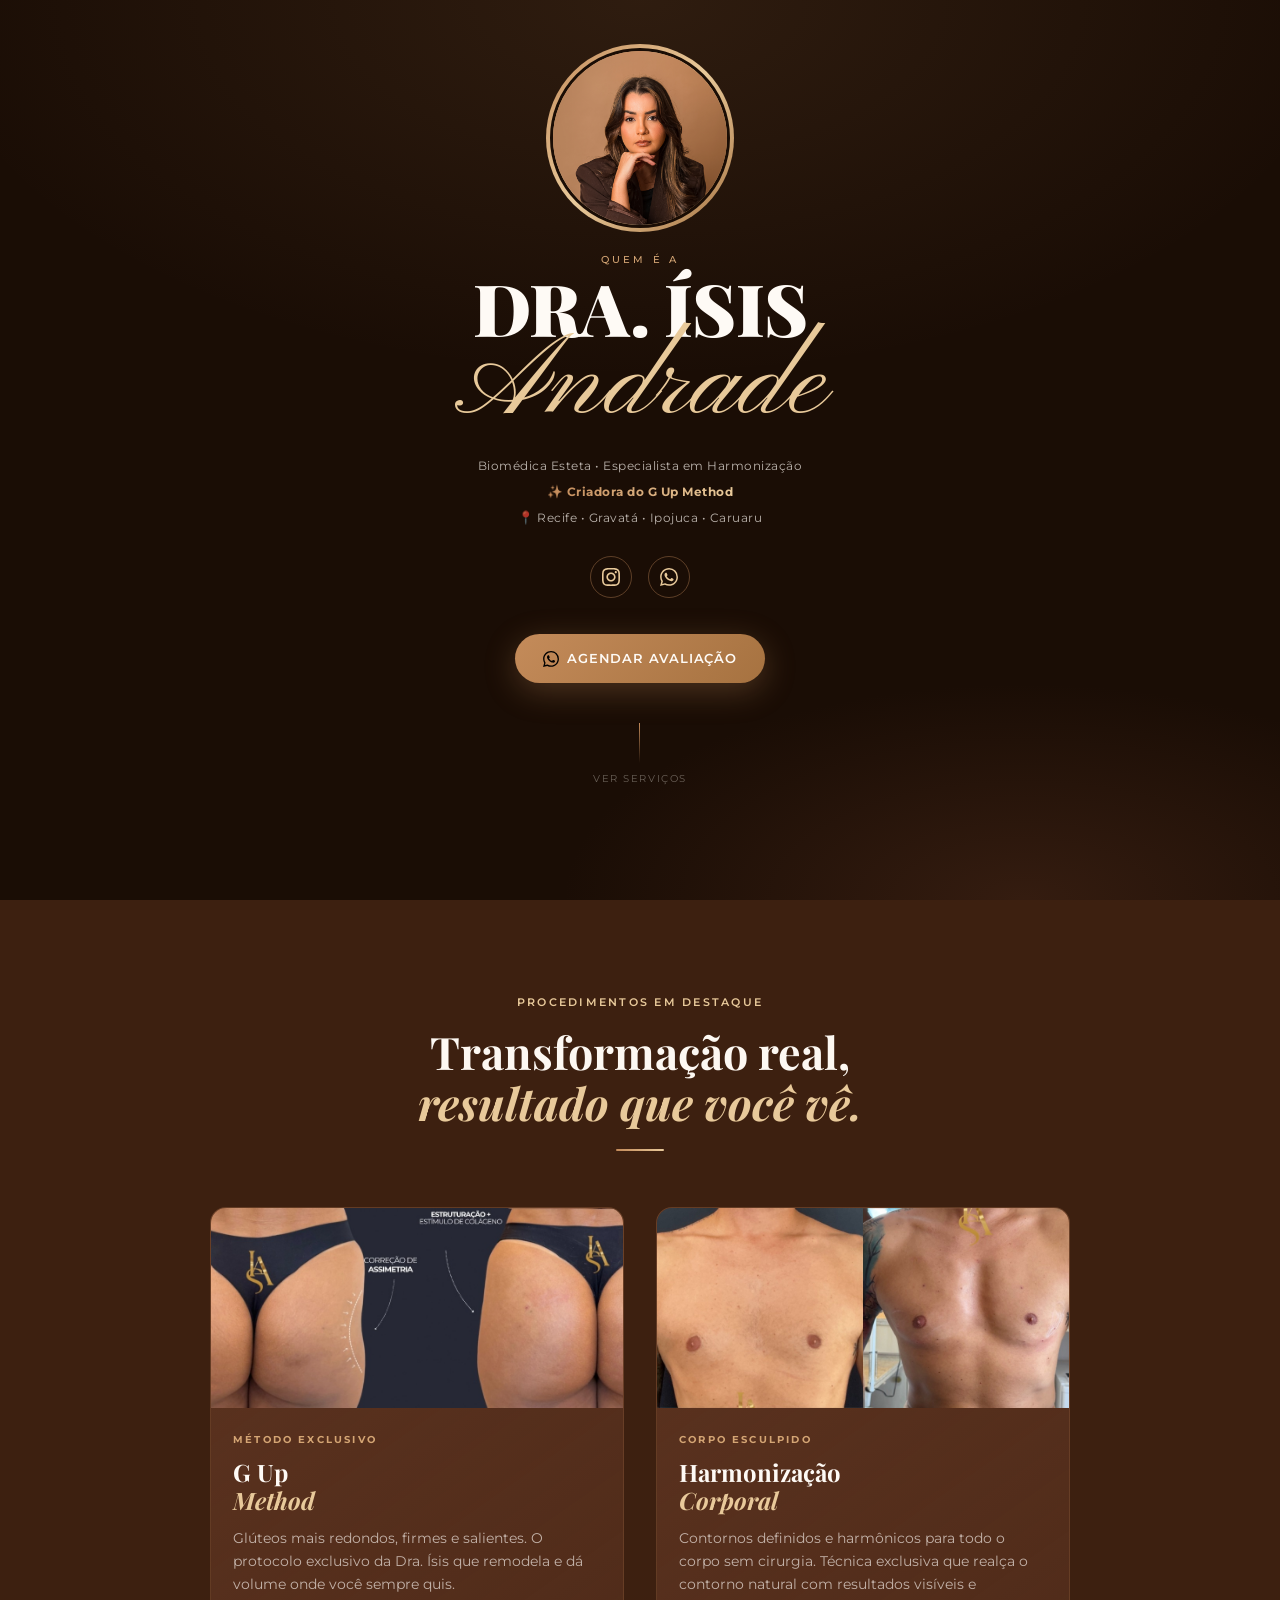
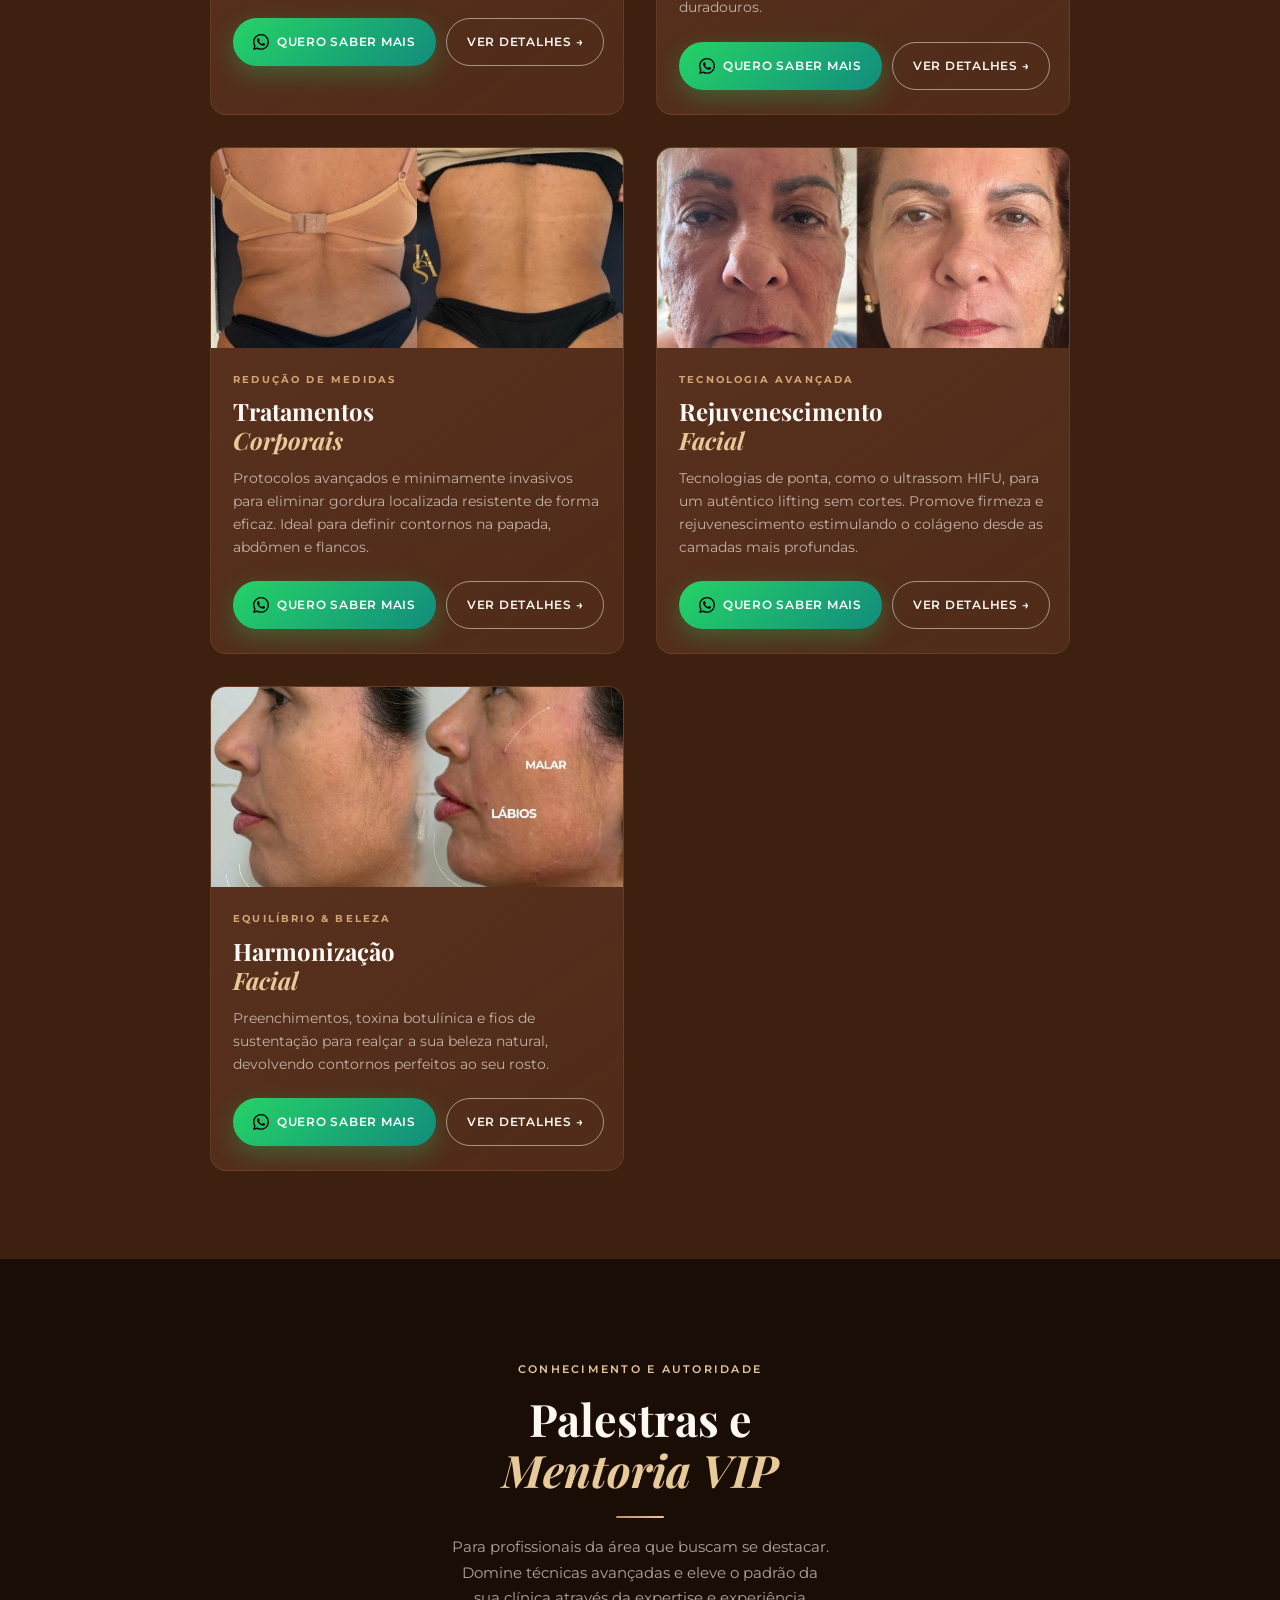
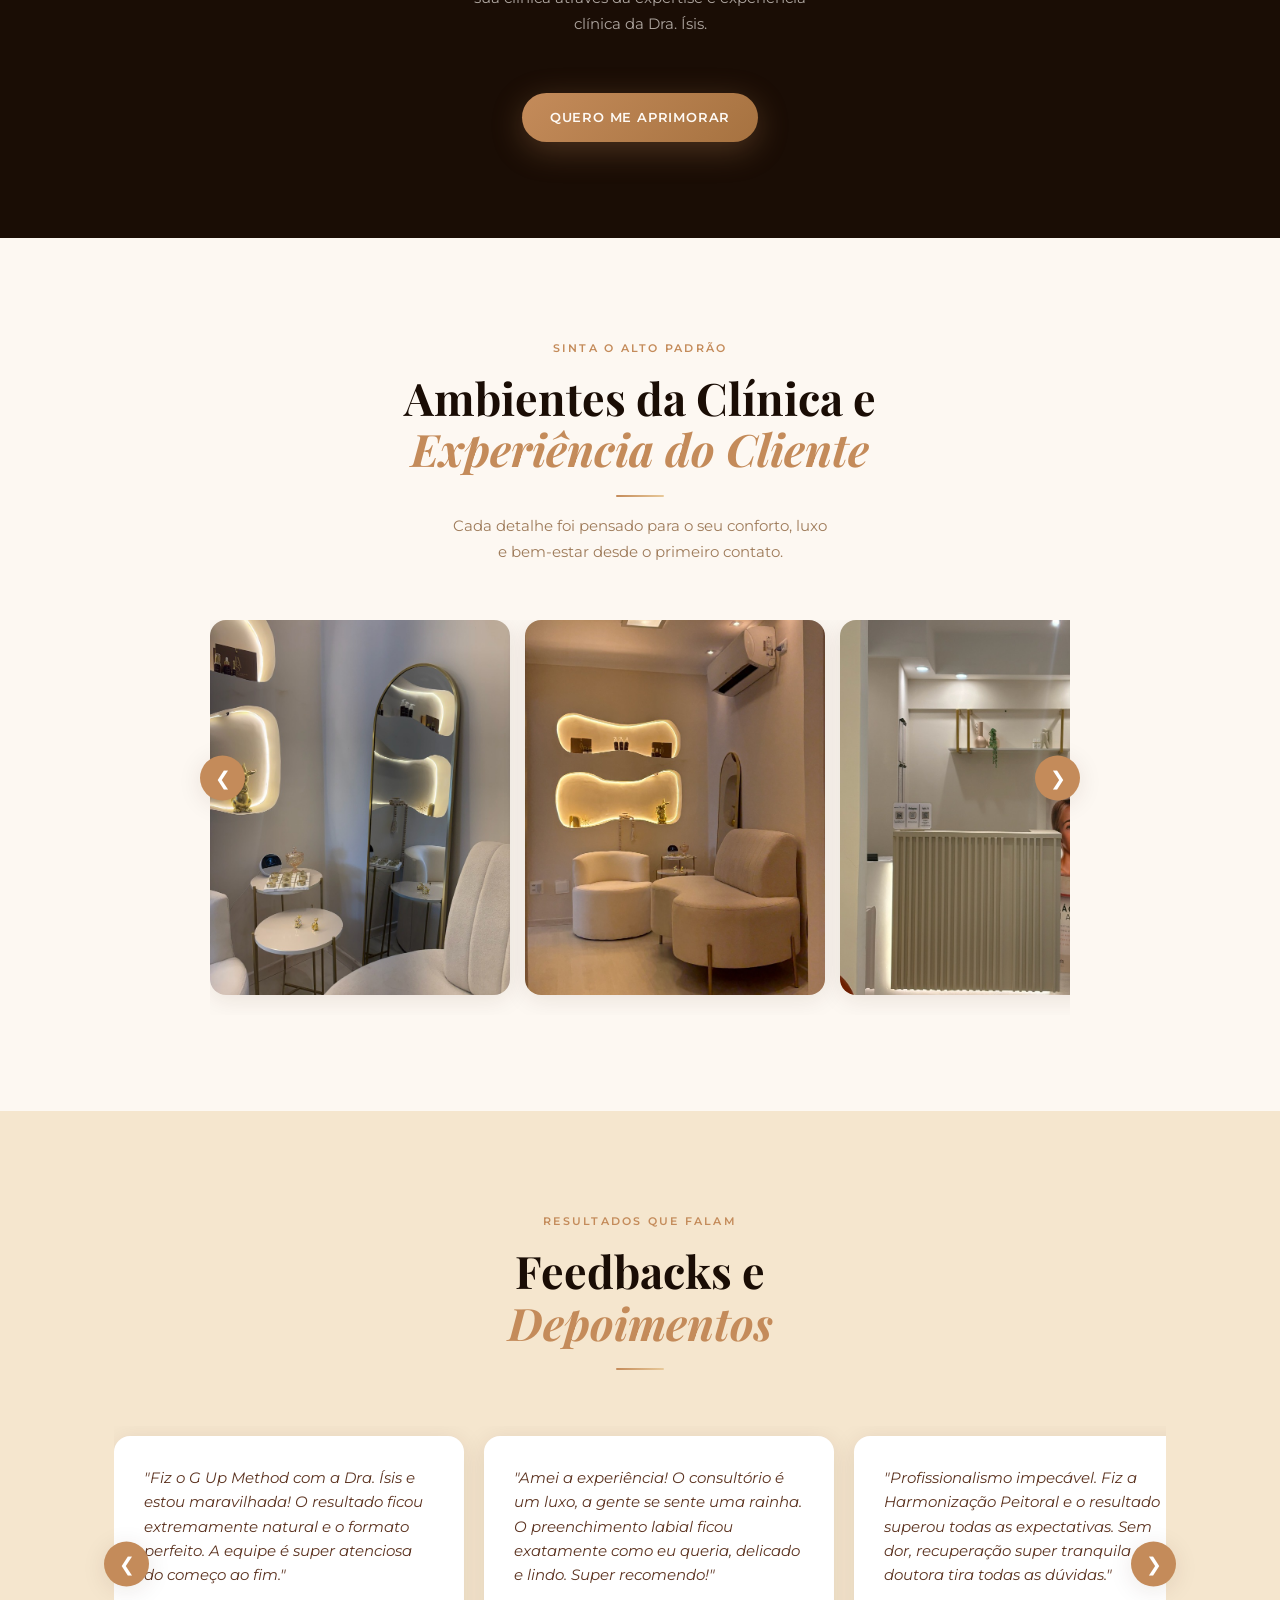
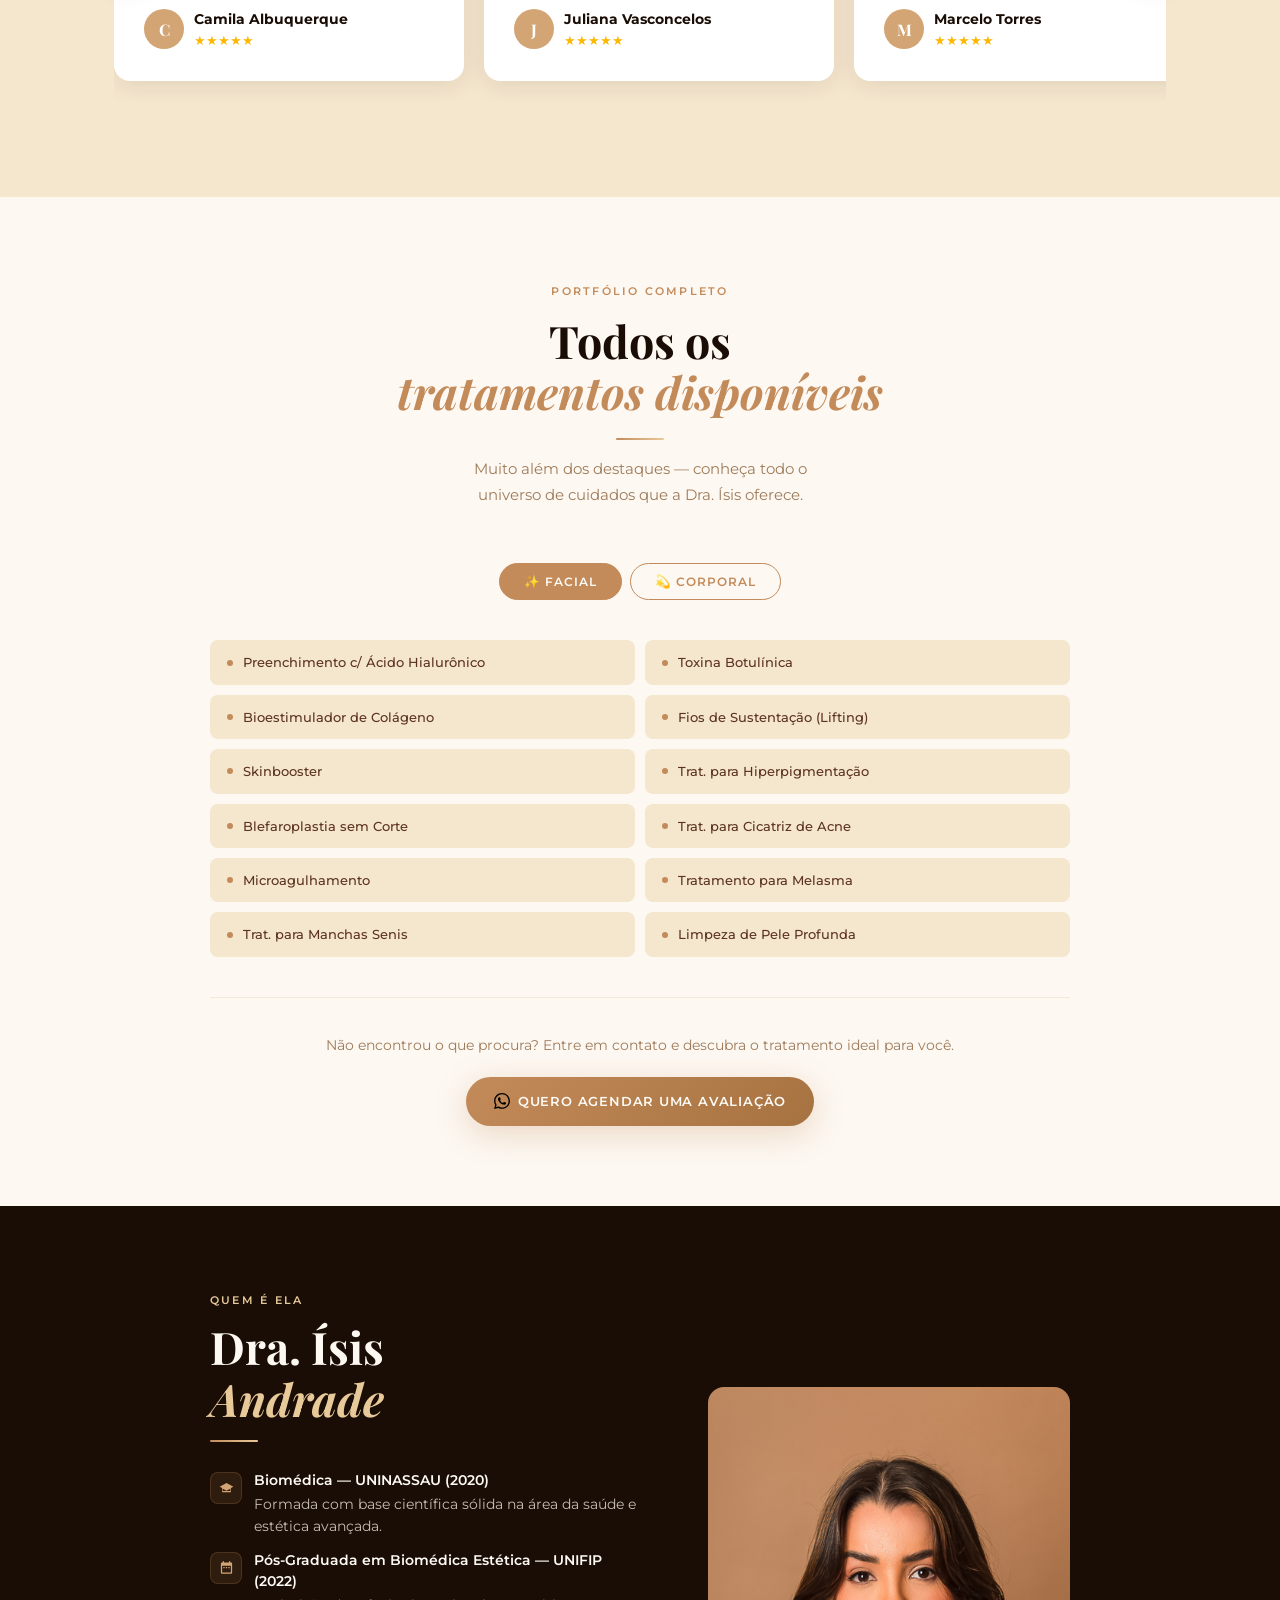
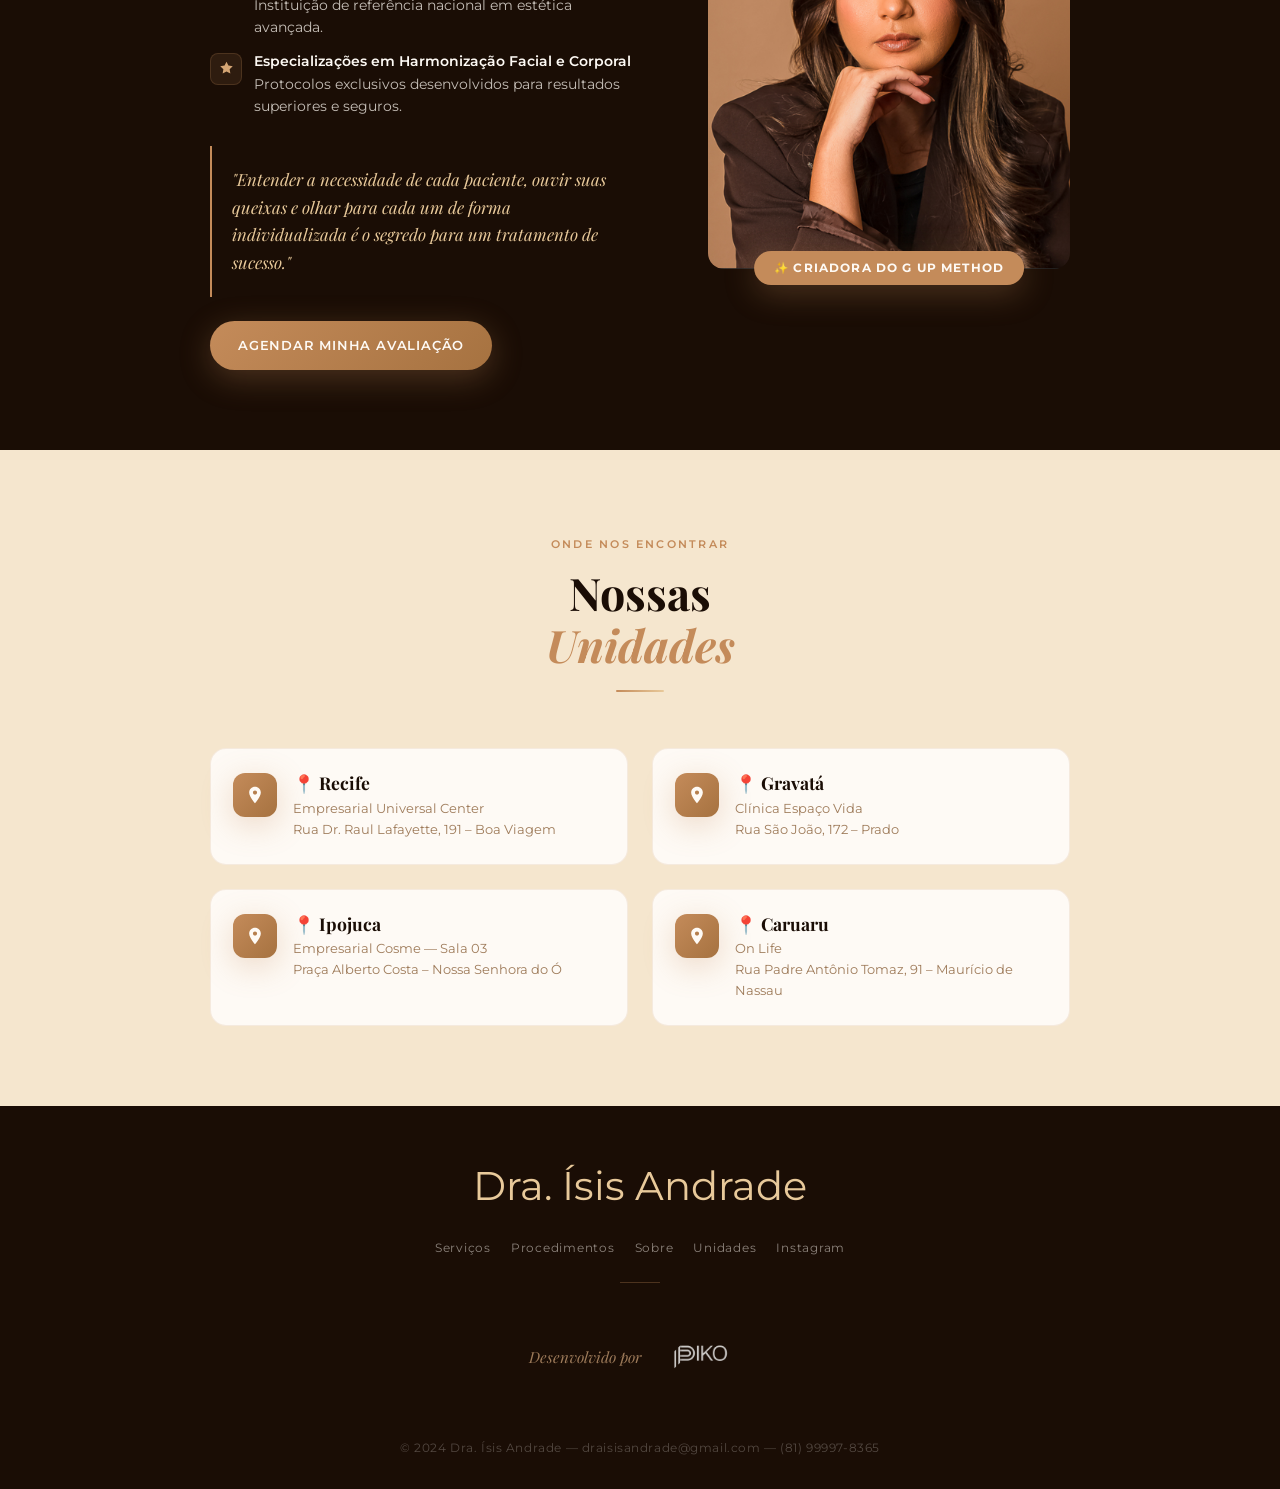
<file: index.html>
<!DOCTYPE html>
<html lang="pt-BR">
<head>
  <meta charset="UTF-8">
  <meta name="viewport" content="width=device-width, initial-scale=1.0">
  <title>Dra. Ísis Andrade | Expert em Rejuvenescimento Corporal & Facial — Recife</title>
  <meta name="description" content="Dra. Ísis Andrade, biomédica esteta e criadora do G Up Method. Especialista em harmonização corporal e facial em Recife, Gravatá, Ipojuca e Caruaru.">
  <meta property="og:title" content="Dra. Ísis Andrade | Procedimentos Estéticos">
  <meta property="og:description" content="Criadora do G Up Method. Harmonização corporal e facial com protocolos exclusivos.">
  <meta property="og:type" content="website">
  <meta name="theme-color" content="#3D2010">
  <link rel="preconnect" href="https://fonts.googleapis.com">
  <link rel="preconnect" href="https://fonts.gstatic.com" crossorigin>
  <link href="https://fonts.googleapis.com/css2?family=Playfair+Display:ital,wght@0,400;0,600;0,700;0,800;0,900;1,400;1,600;1,700&family=Montserrat:wght@300;400;500;600;700&family=Pinyon+Script&display=swap" rel="stylesheet">
  <link rel="stylesheet" href="css/style.css">
  <link rel="stylesheet" href="css/index.css">

  <link rel="icon" type="image/png" href="/favicon-96x96.png" sizes="96x96">
  <link rel="shortcut icon" href="/favicon.ico">
  <link rel="apple-touch-icon" sizes="180x180" href="/apple-touch-icon.png">
  <meta name="apple-mobile-web-app-title" content="Dra. Ísis">
  <link rel="manifest" href="/site.webmanifest">

<!-- Google tag (gtag.js) -->
<script async src="https://www.googletagmanager.com/gtag/js?id=AW-11051005989"></script>
<script>
  window.dataLayer = window.dataLayer || [];
  function gtag(){dataLayer.push(arguments);}
  gtag('js', new Date());

  gtag('config', 'AW-11051005989');
</script>
  <script src="https://metrics.app.br/track.js" data-metrics="90c06334-b7a6-4c51-a132-1f77a3c645e3" data-metrics-auto></script>
</head>
<body>



  <!-- ===== HERO ===== -->
  <header class="hero" id="inicio">
    <div class="hero__bg-pattern"></div>
    <div class="hero__content container">

      <!-- Photo -->
      <div class="hero__photo-wrapper animate-on-scroll">
        <div class="hero__photo-ring"></div>
        <img
          src="assets/images/dra-isis-perfil.png"
          alt="Dra. Ísis Andrade"
          class="hero__photo"
          id="hero-photo"
        >
      </div>

      <!-- Name -->
      <div class="hero__name-block animate-on-scroll animate-delay-1">
        <span class="hero__quem-e">Quem é a</span>
        <h1 class="hero__name">
          <span>Dra. Ísis</span>
          <span class="name-last">Andrade</span>
        </h1>
      </div>

      <!-- Tags -->
      <div class="hero__tags animate-on-scroll animate-delay-2">
        <p class="hero__tag">Biomédica Esteta • Especialista em Harmonização</p>
        <p class="hero__tag">
          <span class="highlight">✨ Criadora do G Up Method</span>
        </p>
        <p class="hero__tag">📍 Recife • Gravatá • Ipojuca • Caruaru</p>
      </div>

      <!-- Socials -->
      <div class="hero__socials animate-on-scroll animate-delay-3">
        <a href="https://instagram.com/draisisandrade" target="_blank" rel="noopener"
           class="hero__social-link" aria-label="Instagram da Dra. Ísis Andrade" id="instagram-link">
          <svg viewBox="0 0 24 24" xmlns="http://www.w3.org/2000/svg">
            <path d="M12 2.163c3.204 0 3.584.012 4.85.07 3.252.148 4.771 1.691 4.919 4.919.058 1.265.069 1.645.069 4.849 0 3.205-.012 3.584-.069 4.849-.149 3.225-1.664 4.771-4.919 4.919-1.266.058-1.644.07-4.85.07-3.204 0-3.584-.012-4.849-.07-3.26-.149-4.771-1.699-4.919-4.92-.058-1.265-.07-1.644-.07-4.849 0-3.204.013-3.583.07-4.849.149-3.227 1.664-4.771 4.919-4.919 1.266-.057 1.645-.069 4.849-.069zm0-2.163c-3.259 0-3.667.014-4.947.072-4.358.2-6.78 2.618-6.98 6.98-.059 1.281-.073 1.689-.073 4.948 0 3.259.014 3.668.072 4.948.2 4.358 2.618 6.78 6.98 6.98 1.281.058 1.689.072 4.948.072 3.259 0 3.668-.014 4.948-.072 4.354-.2 6.782-2.618 6.979-6.98.059-1.28.073-1.689.073-4.948 0-3.259-.014-3.667-.072-4.947-.196-4.354-2.617-6.78-6.979-6.98-1.281-.059-1.69-.073-4.949-.073zm0 5.838c-3.403 0-6.162 2.759-6.162 6.162s2.759 6.163 6.162 6.163 6.162-2.759 6.162-6.163c0-3.403-2.759-6.162-6.162-6.162zm0 10.162c-2.209 0-4-1.79-4-4 0-2.209 1.791-4 4-4s4 1.791 4 4c0 2.21-1.791 4-4 4zm6.406-11.845c-.796 0-1.441.645-1.441 1.44s.645 1.44 1.441 1.44c.795 0 1.439-.645 1.439-1.44s-.644-1.44-1.439-1.44z"/>
          </svg>
        </a>
        <a href="https://wa.me/5581999978365?text=Olá%20Dra.%20Ísis!%20Vim%20pelo%20seu%20site%20e%20gostaria%20de%20falar%20com%20você." target="_blank" rel="noopener"
           class="hero__social-link" aria-label="WhatsApp da Dra. Ísis Andrade" id="whatsapp-hero-link">
          <svg viewBox="0 0 24 24" xmlns="http://www.w3.org/2000/svg">
            <path d="M17.472 14.382c-.297-.149-1.758-.867-2.03-.967-.273-.099-.471-.148-.67.15-.197.297-.767.966-.94 1.164-.173.199-.347.223-.644.075-.297-.15-1.255-.463-2.39-1.475-.883-.788-1.48-1.761-1.653-2.059-.173-.297-.018-.458.13-.606.134-.133.298-.347.446-.52.149-.174.198-.298.298-.497.099-.198.05-.371-.025-.52-.075-.149-.669-1.612-.916-2.207-.242-.579-.487-.5-.669-.51-.173-.008-.371-.01-.57-.01-.198 0-.52.074-.792.372-.272.297-1.04 1.016-1.04 2.479 0 1.462 1.065 2.875 1.213 3.074.149.198 2.096 3.2 5.077 4.487.709.306 1.262.489 1.694.625.712.227 1.36.195 1.871.118.571-.085 1.758-.719 2.006-1.413.248-.694.248-1.289.173-1.413-.074-.124-.272-.198-.57-.347m-5.421 7.403h-.004a9.87 9.87 0 01-5.031-1.378l-.361-.214-3.741.982.998-3.648-.235-.374a9.86 9.86 0 01-1.51-5.26c.001-5.45 4.436-9.884 9.888-9.884 2.64 0 5.122 1.03 6.988 2.898a9.825 9.825 0 012.893 6.994c-.003 5.45-4.437 9.884-9.885 9.884m8.413-18.297A11.815 11.815 0 0012.05 0C5.495 0 .16 5.335.157 11.892c0 2.096.547 4.142 1.588 5.945L.057 24l6.305-1.654a11.882 11.882 0 005.683 1.448h.005c6.554 0 11.89-5.335 11.893-11.893a11.821 11.821 0 00-3.48-8.413z"/>
          </svg>
        </a>
      </div>

      <!-- CTA -->
      <a href="https://wa.me/5581999978365?text=Olá%20Dra.%20Ísis!%20Vim%20pelo%20seu%20site%20e%20gostaria%20de%20agendar%20uma%20avaliação."
         target="_blank" rel="noopener"
         class="btn btn--primary hero__cta animate-on-scroll animate-delay-4"
         id="hero-cta-btn">
        <svg viewBox="0 0 24 24" xmlns="http://www.w3.org/2000/svg">
          <path d="M17.472 14.382c-.297-.149-1.758-.867-2.03-.967-.273-.099-.471-.148-.67.15-.197.297-.767.966-.94 1.164-.173.199-.347.223-.644.075-.297-.15-1.255-.463-2.39-1.475-.883-.788-1.48-1.761-1.653-2.059-.173-.297-.018-.458.13-.606.134-.133.298-.347.446-.52.149-.174.198-.298.298-.497.099-.198.05-.371-.025-.52-.075-.149-.669-1.612-.916-2.207-.242-.579-.487-.5-.669-.51-.173-.008-.371-.01-.57-.01-.198 0-.52.074-.792.372-.272.297-1.04 1.016-1.04 2.479 0 1.462 1.065 2.875 1.213 3.074.149.198 2.096 3.2 5.077 4.487.709.306 1.262.489 1.694.625.712.227 1.36.195 1.871.118.571-.085 1.758-.719 2.006-1.413.248-.694.248-1.289.173-1.413-.074-.124-.272-.198-.57-.347m-5.421 7.403h-.004a9.87 9.87 0 01-5.031-1.378l-.361-.214-3.741.982.998-3.648-.235-.374a9.86 9.86 0 01-1.51-5.26c.001-5.45 4.436-9.884 9.888-9.884 2.64 0 5.122 1.03 6.988 2.898a9.825 9.825 0 012.893 6.994c-.003 5.45-4.437 9.884-9.885 9.884m8.413-18.297A11.815 11.815 0 0012.05 0C5.495 0 .16 5.335.157 11.892c0 2.096.547 4.142 1.588 5.945L.057 24l6.305-1.654a11.882 11.882 0 005.683 1.448h.005c6.554 0 11.89-5.335 11.893-11.893a11.821 11.821 0 00-3.48-8.413z"/>
        </svg>
        Agendar Avaliação
      </a>

      <!-- Scroll hint -->
      <div class="hero__scroll">
        <div class="hero__scroll-line"></div>
        <span>Ver serviços</span>
      </div>

    </div>
  </header>

  <!-- ===== SERVICES IN HIGHLIGHT ===== -->
  <section class="services" id="servicos">
    <div class="container">
      <div class="section-header animate-on-scroll">
        <span class="label label--light">Procedimentos em Destaque</span>
        <h2 class="section-title section-title--light">
          Transformação real,<br><em>resultado que você vê.</em>
        </h2>
        <div class="divider"></div>
      </div>

      <div class="services__grid">

        <!-- Card 1: G Up Method -->
        <article class="service-card animate-on-scroll" id="card-bumbum">
          <img src="assets/images/bumbum_up_gold_antes_depois.jpg" alt="G Up Method Antes e Depois" class="service-card__image" style="object-position: center;">
          <div class="service-card__body">
            <p class="service-card__label">Método Exclusivo</p>
            <h3 class="service-card__title">
              G Up<br><em>Method</em>
            </h3>
            <p class="service-card__desc">
              Glúteos mais redondos, firmes e salientes. O protocolo exclusivo da Dra. Ísis que remodela e dá volume onde você sempre quis.
            </p>
            <div class="service-card__actions">
              <a href="https://wa.me/5581999978365?text=Olá%20Dra.%20Ísis!%20Vim%20pelo%20seu%20site%20e%20tenho%20interesse%20no%20G%20Up%20Method.%20Pode%20me%20contar%20mais?"
                 target="_blank" rel="noopener"
                 class="btn btn--whatsapp service-card__btn"
                 id="whatsapp-bumbum-btn">
                <svg viewBox="0 0 24 24"><path d="M17.472 14.382c-.297-.149-1.758-.867-2.03-.967-.273-.099-.471-.148-.67.15-.197.297-.767.966-.94 1.164-.173.199-.347.223-.644.075-.297-.15-1.255-.463-2.39-1.475-.883-.788-1.48-1.761-1.653-2.059-.173-.297-.018-.458.13-.606.134-.133.298-.347.446-.52.149-.174.198-.298.298-.497.099-.198.05-.371-.025-.52-.075-.149-.669-1.612-.916-2.207-.242-.579-.487-.5-.669-.51-.173-.008-.371-.01-.57-.01-.198 0-.52.074-.792.372-.272.297-1.04 1.016-1.04 2.479 0 1.462 1.065 2.875 1.213 3.074.149.198 2.096 3.2 5.077 4.487.709.306 1.262.489 1.694.625.712.227 1.36.195 1.871.118.571-.085 1.758-.719 2.006-1.413.248-.694.248-1.289.173-1.413-.074-.124-.272-.198-.57-.347m-5.421 7.403h-.004a9.87 9.87 0 01-5.031-1.378l-.361-.214-3.741.982.998-3.648-.235-.374a9.86 9.86 0 01-1.51-5.26c.001-5.45 4.436-9.884 9.888-9.884 2.64 0 5.122 1.03 6.988 2.898a9.825 9.825 0 012.893 6.994c-.003 5.45-4.437 9.884-9.885 9.884m8.413-18.297A11.815 11.815 0 0012.05 0C5.495 0 .16 5.335.157 11.892c0 2.096.547 4.142 1.588 5.945L.057 24l6.305-1.654a11.882 11.882 0 005.683 1.448h.005c6.554 0 11.89-5.335 11.893-11.893a11.821 11.821 0 00-3.48-8.413z"/></svg>
                Quero Saber Mais
              </a>
              <a href="bumbum-up-gold/"
                 class="btn btn--outline-light service-card__btn"
                 id="ver-bumbum-btn">
                Ver Detalhes →
              </a>
            </div>
          </div>
        </article>

        <!-- Card 2: Harmonização Peitoral -->
        <article class="service-card animate-on-scroll animate-delay-1" id="card-harmonizacao">
          <img src="assets/images/harmonizacao_corporal_antes_depois.jpg" style="object-position: center;" alt="Harmonização Peitoral Antes e Depois" class="service-card__image">
          <div class="service-card__body">
            <p class="service-card__label">Corpo Esculpido</p>
            <h3 class="service-card__title">
              Harmonização<br><em>Corporal</em>
            </h3>
            <p class="service-card__desc">
              Contornos definidos e harmônicos para todo o corpo sem cirurgia. Técnica exclusiva que realça o contorno natural com resultados visíveis e duradouros.
            </p>
            <div class="service-card__actions">
              <a href="https://wa.me/5581999978365?text=Olá%20Dra.%20Ísis!%20Vim%20pelo%20seu%20site%20e%20tenho%20interesse%20em%20saber%20mais%20sobre%20a%20Harmonização%20Peitoral."
                 target="_blank" rel="noopener"
                 class="btn btn--whatsapp service-card__btn"
                 id="whatsapp-peitoral-btn">
                <svg viewBox="0 0 24 24"><path d="M17.472 14.382c-.297-.149-1.758-.867-2.03-.967-.273-.099-.471-.148-.67.15-.197.297-.767.966-.94 1.164-.173.199-.347.223-.644.075-.297-.15-1.255-.463-2.39-1.475-.883-.788-1.48-1.761-1.653-2.059-.173-.297-.018-.458.13-.606.134-.133.298-.347.446-.52.149-.174.198-.298.298-.497.099-.198.05-.371-.025-.52-.075-.149-.669-1.612-.916-2.207-.242-.579-.487-.5-.669-.51-.173-.008-.371-.01-.57-.01-.198 0-.52.074-.792.372-.272.297-1.04 1.016-1.04 2.479 0 1.462 1.065 2.875 1.213 3.074.149.198 2.096 3.2 5.077 4.487.709.306 1.262.489 1.694.625.712.227 1.36.195 1.871.118.571-.085 1.758-.719 2.006-1.413.248-.694.248-1.289.173-1.413-.074-.124-.272-.198-.57-.347m-5.421 7.403h-.004a9.87 9.87 0 01-5.031-1.378l-.361-.214-3.741.982.998-3.648-.235-.374a9.86 9.86 0 01-1.51-5.26c.001-5.45 4.436-9.884 9.888-9.884 2.64 0 5.122 1.03 6.988 2.898a9.825 9.825 0 012.893 6.994c-.003 5.45-4.437 9.884-9.885 9.884m8.413-18.297A11.815 11.815 0 0012.05 0C5.495 0 .16 5.335.157 11.892c0 2.096.547 4.142 1.588 5.945L.057 24l6.305-1.654a11.882 11.882 0 005.683 1.448h.005c6.554 0 11.89-5.335 11.893-11.893a11.821 11.821 0 00-3.48-8.413z"/></svg>
                Quero Saber Mais
              </a>
              <a href="harmonizacao-corporal/"
                 class="btn btn--outline-light service-card__btn"
                 id="ver-peitoral-btn">
                Ver Detalhes →
              </a>
            </div>
          </div>
        </article>

        <!-- Card 3: Lipo Enzimática -->
        <article class="service-card animate-on-scroll animate-delay-2" id="card-lipo-enzimatica">
          <img src="assets/images/tratamentos_corporais_antes_depois.jpg" alt="Tratamentos Corporais Antes e Depois" class="service-card__image" style="object-position: center;">
          <div class="service-card__body">
            <p class="service-card__label">Redução de Medidas</p>
            <h3 class="service-card__title">
              Tratamentos<br><em>Corporais</em>
            </h3>
            <p class="service-card__desc">
              Protocolos avançados e minimamente invasivos para eliminar gordura localizada resistente de forma eficaz. Ideal para definir contornos na papada, abdômen e flancos.
            </p>
            <div class="service-card__actions">
              <a href="https://wa.me/5581999978365?text=Olá%20Dra.%20Ísis!%20Vim%20pelo%20seu%20site%20e%20gostaria%20de%20saber%20mais%20sobre%20a%20Lipo%20Enzimática."
                 target="_blank" rel="noopener"
                 class="btn btn--whatsapp service-card__btn"
                 id="whatsapp-lipo-enzimatica-btn">
                <svg viewBox="0 0 24 24"><path d="M17.472 14.382c-.297-.149-1.758-.867-2.03-.967-.273-.099-.471-.148-.67.15-.197.297-.767.966-.94 1.164-.173.199-.347.223-.644.075-.297-.15-1.255-.463-2.39-1.475-.883-.788-1.48-1.761-1.653-2.059-.173-.297-.018-.458.13-.606.134-.133.298-.347.446-.52.149-.174.198-.298.298-.497.099-.198.05-.371-.025-.52-.075-.149-.669-1.612-.916-2.207-.242-.579-.487-.5-.669-.51-.173-.008-.371-.01-.57-.01-.198 0-.52.074-.792.372-.272.297-1.04 1.016-1.04 2.479 0 1.462 1.065 2.875 1.213 3.074.149.198 2.096 3.2 5.077 4.487.709.306 1.262.489 1.694.625.712.227 1.36.195 1.871.118.571-.085 1.758-.719 2.006-1.413.248-.694.248-1.289.173-1.413-.074-.124-.272-.198-.57-.347m-5.421 7.403h-.004a9.87 9.87 0 01-5.031-1.378l-.361-.214-3.741.982.998-3.648-.235-.374a9.86 9.86 0 01-1.51-5.26c.001-5.45 4.436-9.884 9.888-9.884 2.64 0 5.122 1.03 6.988 2.898a9.825 9.825 0 012.893 6.994c-.003 5.45-4.437 9.884-9.885 9.884m8.413-18.297A11.815 11.815 0 0012.05 0C5.495 0 .16 5.335.157 11.892c0 2.096.547 4.142 1.588 5.945L.057 24l6.305-1.654a11.882 11.882 0 005.683 1.448h.005c6.554 0 11.89-5.335 11.893-11.893a11.821 11.821 0 00-3.48-8.413z"/></svg>
                Quero Saber Mais
              </a>
              <a href="tratamentos-corporais/"
                 class="btn btn--outline-light service-card__btn"
                 id="ver-lipo-enzimatica-btn">
                Ver Detalhes →
              </a>
            </div>
          </div>
        </article>

        <!-- Card 4: UltraMed -->
        <article class="service-card animate-on-scroll animate-delay-3" id="card-ultramed">
          <img src="assets/images/rejuvenescimento_antes_depois_cropped.jpg" alt="Rejuvenescimento Facial Antes e Depois" class="service-card__image" style="object-position: center;">
          <div class="service-card__body">
            <p class="service-card__label">Tecnologia Avançada</p>
            <h3 class="service-card__title">
              Rejuvenescimento<br><em>Facial</em>
            </h3>
            <p class="service-card__desc">
              Tecnologias de ponta, como o ultrassom HIFU, para um autêntico lifting sem cortes. Promove firmeza e rejuvenescimento estimulando o colágeno desde as camadas mais profundas.
            </p>
            <div class="service-card__actions">
              <a href="https://wa.me/5581999978365?text=Olá%20Dra.%20Ísis!%20Vim%20pelo%20seu%20site%20e%20gostaria%20de%20saber%20mais%20sobre%20o%20lifting%20sem%20cortes%20com%20UltraMed."
                 target="_blank" rel="noopener"
                 class="btn btn--whatsapp service-card__btn"
                 id="whatsapp-ultramed-btn">
                <svg viewBox="0 0 24 24"><path d="M17.472 14.382c-.297-.149-1.758-.867-2.03-.967-.273-.099-.471-.148-.67.15-.197.297-.767.966-.94 1.164-.173.199-.347.223-.644.075-.297-.15-1.255-.463-2.39-1.475-.883-.788-1.48-1.761-1.653-2.059-.173-.297-.018-.458.13-.606.134-.133.298-.347.446-.52.149-.174.198-.298.298-.497.099-.198.05-.371-.025-.52-.075-.149-.669-1.612-.916-2.207-.242-.579-.487-.5-.669-.51-.173-.008-.371-.01-.57-.01-.198 0-.52.074-.792.372-.272.297-1.04 1.016-1.04 2.479 0 1.462 1.065 2.875 1.213 3.074.149.198 2.096 3.2 5.077 4.487.709.306 1.262.489 1.694.625.712.227 1.36.195 1.871.118.571-.085 1.758-.719 2.006-1.413.248-.694.248-1.289.173-1.413-.074-.124-.272-.198-.57-.347m-5.421 7.403h-.004a9.87 9.87 0 01-5.031-1.378l-.361-.214-3.741.982.998-3.648-.235-.374a9.86 9.86 0 01-1.51-5.26c.001-5.45 4.436-9.884 9.888-9.884 2.64 0 5.122 1.03 6.988 2.898a9.825 9.825 0 012.893 6.994c-.003 5.45-4.437 9.884-9.885 9.884m8.413-18.297A11.815 11.815 0 0012.05 0C5.495 0 .16 5.335.157 11.892c0 2.096.547 4.142 1.588 5.945L.057 24l6.305-1.654a11.882 11.882 0 005.683 1.448h.005c6.554 0 11.89-5.335 11.893-11.893a11.821 11.821 0 00-3.48-8.413z"/></svg>
                Quero Saber Mais
              </a>
              <a href="rejuvenescimento-facial/"
                 class="btn btn--outline-light service-card__btn"
                 id="ver-ultramed-btn">
                Ver Detalhes →
              </a>
            </div>
          </div>
        </article>

        <!-- Card 5: Harmonização Facial -->
        <article class="service-card animate-on-scroll animate-delay-4" id="card-harmonizacao-facial">
          <img src="assets/images/harmonizacao_facial_antes_depois_cropped.jpg" alt="Harmonização Facial - Antes e Depois" class="service-card__image" style="object-position: center;">
          <div class="service-card__body">
            <p class="service-card__label">Equilíbrio & Beleza</p>
            <h3 class="service-card__title">
              Harmonização<br><em>Facial</em>
            </h3>
            <p class="service-card__desc">
              Preenchimentos, toxina botulínica e fios de sustentação para realçar a sua beleza natural, devolvendo contornos perfeitos ao seu rosto.
            </p>
            <div class="service-card__actions">
              <a href="https://wa.me/5581999978365?text=Olá%20Dra.%20Ísis!%20Vim%20pelo%20seu%20site%20e%20gostaria%20de%20saber%20mais%20sobre%20a%20Harmonização%20Facial."
                 target="_blank" rel="noopener"
                 class="btn btn--whatsapp service-card__btn"
                 id="whatsapp-harmonizacao-facial-btn">
                <svg viewBox="0 0 24 24"><path d="M17.472 14.382c-.297-.149-1.758-.867-2.03-.967-.273-.099-.471-.148-.67.15-.197.297-.767.966-.94 1.164-.173.199-.347.223-.644.075-.297-.15-1.255-.463-2.39-1.475-.883-.788-1.48-1.761-1.653-2.059-.173-.297-.018-.458.13-.606.134-.133.298-.347.446-.52.149-.174.198-.298.298-.497.099-.198.05-.371-.025-.52-.075-.149-.669-1.612-.916-2.207-.242-.579-.487-.5-.669-.51-.173-.008-.371-.01-.57-.01-.198 0-.52.074-.792.372-.272.297-1.04 1.016-1.04 2.479 0 1.462 1.065 2.875 1.213 3.074.149.198 2.096 3.2 5.077 4.487.709.306 1.262.489 1.694.625.712.227 1.36.195 1.871.118.571-.085 1.758-.719 2.006-1.413.248-.694.248-1.289.173-1.413-.074-.124-.272-.198-.57-.347m-5.421 7.403h-.004a9.87 9.87 0 01-5.031-1.378l-.361-.214-3.741.982.998-3.648-.235-.374a9.86 9.86 0 01-1.51-5.26c.001-5.45 4.436-9.884 9.888-9.884 2.64 0 5.122 1.03 6.988 2.898a9.825 9.825 0 012.893 6.994c-.003 5.45-4.437 9.884-9.885 9.884m8.413-18.297A11.815 11.815 0 0012.05 0C5.495 0 .16 5.335.157 11.892c0 2.096.547 4.142 1.588 5.945L.057 24l6.305-1.654a11.882 11.882 0 005.683 1.448h.005c6.554 0 11.89-5.335 11.893-11.893a11.821 11.821 0 00-3.48-8.413z"/></svg>
                Quero Saber Mais
              </a>
              <a href="harmonizacao-facial/"
                 class="btn btn--outline-light service-card__btn"
                 id="ver-harmonizacao-facial-btn">
                Ver Detalhes →
              </a>
            </div>
          </div>
        </article>

      </div>
    </div>
  </section>


  <!-- ===== MENTORIAS E PALESTRAS ===== -->
  <section class="section section--darker" id="mentoria">
    <div class="container container--wide">
      <div class="section-header animate-on-scroll">
        <span class="label label--light">Conhecimento e Autoridade</span>
        <h2 class="section-title section-title--light">
          Palestras e<br><em>Mentoria VIP</em>
        </h2>
        <div class="divider"></div>
        <p class="section-subtitle section-subtitle--light">
          Para profissionais da área que buscam se destacar. Domine técnicas avançadas e eleve o padrão da sua clínica através da expertise e experiência clínica da Dra. Ísis.
        </p>
      </div>
      <div class="service-card__actions" style="text-align: center; margin-top: 30px; display: flex; justify-content: center;">
        <a href="https://wa.me/5581999978365?text=Olá%20Dra.%20Ísis!%20Vim%20pelo%20seu%20site%20e%20tenho%20interesse%20nas%20palestras%20e%20mentorias%20VIP."
           target="_blank" rel="noopener" class="btn btn--primary" id="btn-mentoria">
           Quero me aprimorar
        </a>
      </div>
    </div>
  </section>

  <!-- ===== AMBIENTES DA CLÍNICA & EXPERIÊNCIAS ===== -->
  <section class="section section--light" id="experiencia">
    <div class="container">
      <div class="section-header animate-on-scroll">
        <span class="label">Sinta o Alto Padrão</span>
        <h2 class="section-title">
          Ambientes da Clínica e<br><em>Experiência do Cliente</em>
        </h2>
        <div class="divider"></div>
        <p class="section-subtitle">
          Cada detalhe foi pensado para o seu conforto, luxo e bem-estar desde o primeiro contato.
        </p>
      </div>
      <div class="carousel-wrapper" style="position: relative; max-width: 100%; margin-top: 30px;">
        <button id="prevBtn" style="position: absolute; left: -10px; top: 40%; transform: translateY(-50%); z-index: 10; background: var(--copper); color: white; border: none; border-radius: 50%; width: 45px; height: 45px; cursor: pointer; font-size: 1.2rem; box-shadow: var(--shadow-soft); display: flex; align-items: center; justify-content: center;">&#10094;</button>
        <div class="gallery" id="galleryCarousel" style="display: flex; overflow-x: auto; scroll-snap-type: x mandatory; gap: 15px; padding-bottom: 20px; scroll-behavior: smooth; -webkit-overflow-scrolling: touch; scrollbar-width: none;">
          <img src="assets/images/ambiente1.jpg" alt="Ambiente da Clínica 1" style="flex: 0 0 85%; max-width: 300px; scroll-snap-align: center; aspect-ratio: 4/5; object-fit: cover; border-radius: var(--radius-md); box-shadow: var(--shadow-soft);">
          <img src="assets/images/ambiente2.jpg" alt="Ambiente da Clínica 2" style="flex: 0 0 85%; max-width: 300px; scroll-snap-align: center; aspect-ratio: 4/5; object-fit: cover; border-radius: var(--radius-md); box-shadow: var(--shadow-soft);">
          <img src="assets/images/ambiente3.jpg" alt="Ambiente da Clínica 3" style="flex: 0 0 85%; max-width: 300px; scroll-snap-align: center; aspect-ratio: 4/5; object-fit: cover; border-radius: var(--radius-md); box-shadow: var(--shadow-soft);">
          <img src="assets/images/ambiente4.jpg" alt="Ambiente da Clínica 4" style="flex: 0 0 85%; max-width: 300px; scroll-snap-align: center; aspect-ratio: 4/5; object-fit: cover; border-radius: var(--radius-md); box-shadow: var(--shadow-soft);">
          <img src="assets/images/ambiente5.jpg" alt="Ambiente da Clínica 5" style="flex: 0 0 85%; max-width: 300px; scroll-snap-align: center; aspect-ratio: 4/5; object-fit: cover; border-radius: var(--radius-md); box-shadow: var(--shadow-soft);">
        </div>
        <button id="nextBtn" style="position: absolute; right: -10px; top: 40%; transform: translateY(-50%); z-index: 10; background: var(--copper); color: white; border: none; border-radius: 50%; width: 45px; height: 45px; cursor: pointer; font-size: 1.2rem; box-shadow: var(--shadow-soft); display: flex; align-items: center; justify-content: center;">&#10095;</button>
      </div>

      <script>
        document.addEventListener('DOMContentLoaded', function() {
          const gallery = document.getElementById('galleryCarousel');
          const prevBtn = document.getElementById('prevBtn');
          const nextBtn = document.getElementById('nextBtn');
          
          if(prevBtn && nextBtn && gallery) {
            prevBtn.addEventListener('click', () => {
              gallery.scrollBy({ left: -320, behavior: 'smooth' });
            });
            nextBtn.addEventListener('click', () => {
              gallery.scrollBy({ left: 320, behavior: 'smooth' });
            });
          }
        });
      </script>
    </div>
  </section>

  <!-- ===== DEPOIMENTOS E FEEDBACKS ===== -->
  <section class="section section--cream" id="depoimentos">
    <div class="container container--wide">
      <div class="section-header animate-on-scroll">
        <span class="label">Resultados que Falam</span>
        <h2 class="section-title">
          Feedbacks e<br><em>Depoimentos</em>
        </h2>
        <div class="divider"></div>
      </div>
      <div class="carousel-wrapper" style="position: relative; max-width: 100%; margin-top: 30px;">
        <button id="prevFeedbackBtn" style="position: absolute; left: -10px; top: 50%; transform: translateY(-50%); z-index: 10; background: var(--copper); color: white; border: none; border-radius: 50%; width: 45px; height: 45px; cursor: pointer; font-size: 1.2rem; box-shadow: var(--shadow-soft); display: flex; align-items: center; justify-content: center;">&#10094;</button>
        
        <div class="depoimentos-carousel" id="feedbackCarousel" style="display: flex; overflow-x: auto; scroll-snap-type: x mandatory; gap: 20px; padding-bottom: 20px; padding-top: 10px; scroll-behavior: smooth; -webkit-overflow-scrolling: touch; scrollbar-width: none;">
          
          <div class="feedback-card" style="flex: 0 0 85%; max-width: 350px; scroll-snap-align: center; background: white; padding: 30px; border-radius: var(--radius-md); box-shadow: var(--shadow-soft); display: flex; flex-direction: column; justify-content: space-between;">
            <p style="font-style: italic; color: var(--text-mid); font-size: 0.95rem; line-height: 1.6;">"Fiz o G Up Method com a Dra. Ísis e estou maravilhada! O resultado ficou extremamente natural e o formato perfeito. A equipe é super atenciosa do começo ao fim."</p>
            <div style="margin-top: 20px; display: flex; align-items: center; gap: 10px;">
              <div style="width: 40px; height: 40px; border-radius: 50%; background: var(--copper-light); display: flex; align-items: center; justify-content: center; color: white; font-weight: bold; font-family: var(--font-serif);">C</div>
              <div>
                <div style="font-weight: 700; color: var(--text-dark); font-size: 0.9rem;">Camila Albuquerque</div>
                <div style="color: #FFB800; font-size: 0.8rem;">★★★★★</div>
              </div>
            </div>
          </div>

          <div class="feedback-card" style="flex: 0 0 85%; max-width: 350px; scroll-snap-align: center; background: white; padding: 30px; border-radius: var(--radius-md); box-shadow: var(--shadow-soft); display: flex; flex-direction: column; justify-content: space-between;">
            <p style="font-style: italic; color: var(--text-mid); font-size: 0.95rem; line-height: 1.6;">"Amei a experiência! O consultório é um luxo, a gente se sente uma rainha. O preenchimento labial ficou exatamente como eu queria, delicado e lindo. Super recomendo!"</p>
            <div style="margin-top: 20px; display: flex; align-items: center; gap: 10px;">
              <div style="width: 40px; height: 40px; border-radius: 50%; background: var(--copper-light); display: flex; align-items: center; justify-content: center; color: white; font-weight: bold; font-family: var(--font-serif);">J</div>
              <div>
                <div style="font-weight: 700; color: var(--text-dark); font-size: 0.9rem;">Juliana Vasconcelos</div>
                <div style="color: #FFB800; font-size: 0.8rem;">★★★★★</div>
              </div>
            </div>
          </div>

          <div class="feedback-card" style="flex: 0 0 85%; max-width: 350px; scroll-snap-align: center; background: white; padding: 30px; border-radius: var(--radius-md); box-shadow: var(--shadow-soft); display: flex; flex-direction: column; justify-content: space-between;">
            <p style="font-style: italic; color: var(--text-mid); font-size: 0.95rem; line-height: 1.6;">"Profissionalismo impecável. Fiz a Harmonização Peitoral e o resultado superou todas as expectativas. Sem dor, recuperação super tranquila e a doutora tira todas as dúvidas."</p>
            <div style="margin-top: 20px; display: flex; align-items: center; gap: 10px;">
              <div style="width: 40px; height: 40px; border-radius: 50%; background: var(--copper-light); display: flex; align-items: center; justify-content: center; color: white; font-weight: bold; font-family: var(--font-serif);">M</div>
              <div>
                <div style="font-weight: 700; color: var(--text-dark); font-size: 0.9rem;">Marcelo Torres</div>
                <div style="color: #FFB800; font-size: 0.8rem;">★★★★★</div>
              </div>
            </div>
          </div>

          <div class="feedback-card" style="flex: 0 0 85%; max-width: 350px; scroll-snap-align: center; background: white; padding: 30px; border-radius: var(--radius-md); box-shadow: var(--shadow-soft); display: flex; flex-direction: column; justify-content: space-between;">
            <p style="font-style: italic; color: var(--text-mid); font-size: 0.95rem; line-height: 1.6;">"O UltraMed salvou meu rosto da flacidez! Senti o efeito lifting já nas primeiras semanas. A Ísis é muito competente e passa uma segurança imensa no que faz."</p>
            <div style="margin-top: 20px; display: flex; align-items: center; gap: 10px;">
              <div style="width: 40px; height: 40px; border-radius: 50%; background: var(--copper-light); display: flex; align-items: center; justify-content: center; color: white; font-weight: bold; font-family: var(--font-serif);">A</div>
              <div>
                <div style="font-weight: 700; color: var(--text-dark); font-size: 0.9rem;">Amanda Ribeiro</div>
                <div style="color: #FFB800; font-size: 0.8rem;">★★★★★</div>
              </div>
            </div>
          </div>

          <div class="feedback-card" style="flex: 0 0 85%; max-width: 350px; scroll-snap-align: center; background: white; padding: 30px; border-radius: var(--radius-md); box-shadow: var(--shadow-soft); display: flex; flex-direction: column; justify-content: space-between;">
            <p style="font-style: italic; color: var(--text-mid); font-size: 0.95rem; line-height: 1.6;">"Fiz Lipo Enzimática de papada e foi transformador para a minha autoestima. A clínica tem um café maravilhoso e o atendimento é vip de verdade."</p>
            <div style="margin-top: 20px; display: flex; align-items: center; gap: 10px;">
              <div style="width: 40px; height: 40px; border-radius: 50%; background: var(--copper-light); display: flex; align-items: center; justify-content: center; color: white; font-weight: bold; font-family: var(--font-serif);">F</div>
              <div>
                <div style="font-weight: 700; color: var(--text-dark); font-size: 0.9rem;">Fernanda Costa</div>
                <div style="color: #FFB800; font-size: 0.8rem;">★★★★★</div>
              </div>
            </div>
          </div>

        </div>
        <button id="nextFeedbackBtn" style="position: absolute; right: -10px; top: 50%; transform: translateY(-50%); z-index: 10; background: var(--copper); color: white; border: none; border-radius: 50%; width: 45px; height: 45px; cursor: pointer; font-size: 1.2rem; box-shadow: var(--shadow-soft); display: flex; align-items: center; justify-content: center;">&#10095;</button>
      </div>

      <script>
        document.addEventListener('DOMContentLoaded', function() {
          const feedbackGallery = document.getElementById('feedbackCarousel');
          const prevFBtn = document.getElementById('prevFeedbackBtn');
          const nextFBtn = document.getElementById('nextFeedbackBtn');
          
          if(prevFBtn && nextFBtn && feedbackGallery) {
            prevFBtn.addEventListener('click', () => {
              feedbackGallery.scrollBy({ left: -360, behavior: 'smooth' });
            });
            nextFBtn.addEventListener('click', () => {
              feedbackGallery.scrollBy({ left: 360, behavior: 'smooth' });
            });
          }
        });
      </script>
      </div>
    </div>
  </section>

  <!-- ===== OTHER PROCEDURES ===== -->
  <section class="procedures section--light" id="outros-procedimentos">
    <div class="container">
      <div class="section-header animate-on-scroll">
        <span class="label">Portfólio Completo</span>
        <h2 class="section-title">
          Todos os<br><em>tratamentos disponíveis</em>
        </h2>
        <div class="divider"></div>
        <p class="section-subtitle">Muito além dos destaques — conheça todo o universo de cuidados que a Dra. Ísis oferece.</p>
      </div>

      <!-- Tabs -->
      <div class="procedures__tabs" role="tablist">
        <button class="procedures__tab active" id="tab-facial" role="tab" aria-selected="true" aria-controls="panel-facial">
          ✨ Facial
        </button>
        <button class="procedures__tab" id="tab-corporal" role="tab" aria-selected="false" aria-controls="panel-corporal">
          💫 Corporal
        </button>
      </div>

      <!-- Facial -->
      <div class="procedures__panel active animate-on-scroll" id="panel-facial" role="tabpanel" aria-labelledby="tab-facial">
        <ul class="procedures__list">
          <li class="procedures__item">
            <span class="procedures__item-dot"></span>
            <span class="procedures__item-text">Preenchimento c/ Ácido Hialurônico</span>
          </li>
          <li class="procedures__item">
            <span class="procedures__item-dot"></span>
            <span class="procedures__item-text">Toxina Botulínica</span>
          </li>
          <li class="procedures__item">
            <span class="procedures__item-dot"></span>
            <span class="procedures__item-text">Bioestimulador de Colágeno</span>
          </li>
          <li class="procedures__item">
            <span class="procedures__item-dot"></span>
            <span class="procedures__item-text">Fios de Sustentação (Lifting)</span>
          </li>
          <li class="procedures__item">
            <span class="procedures__item-dot"></span>
            <span class="procedures__item-text">Skinbooster</span>
          </li>
          <li class="procedures__item">
            <span class="procedures__item-dot"></span>
            <span class="procedures__item-text">Trat. para Hiperpigmentação</span>
          </li>
          <li class="procedures__item">
            <span class="procedures__item-dot"></span>
            <span class="procedures__item-text">Blefaroplastia sem Corte</span>
          </li>
          <li class="procedures__item">
            <span class="procedures__item-dot"></span>
            <span class="procedures__item-text">Trat. para Cicatriz de Acne</span>
          </li>
          <li class="procedures__item">
            <span class="procedures__item-dot"></span>
            <span class="procedures__item-text">Microagulhamento</span>
          </li>
          <li class="procedures__item">
            <span class="procedures__item-dot"></span>
            <span class="procedures__item-text">Tratamento para Melasma</span>
          </li>
          <li class="procedures__item">
            <span class="procedures__item-dot"></span>
            <span class="procedures__item-text">Trat. para Manchas Senis</span>
          </li>
          <li class="procedures__item">
            <span class="procedures__item-dot"></span>
            <span class="procedures__item-text">Limpeza de Pele Profunda</span>
          </li>
        </ul>
      </div>

      <!-- Corporal -->
      <div class="procedures__panel" id="panel-corporal" role="tabpanel" aria-labelledby="tab-corporal">
        <ul class="procedures__list">
          <li class="procedures__item">
            <span class="procedures__item-dot"></span>
            <span class="procedures__item-text">Protocolo Gordura Localizada</span>
          </li>
          <li class="procedures__item">
            <span class="procedures__item-dot"></span>
            <span class="procedures__item-text">Drenagem Linfática</span>
          </li>
          <li class="procedures__item">
            <span class="procedures__item-dot"></span>
            <span class="procedures__item-text">Protocolo combate à Celulite</span>
          </li>
          <li class="procedures__item">
            <span class="procedures__item-dot"></span>
            <span class="procedures__item-text">Fios de Sustentação Corporal</span>
          </li>
          <li class="procedures__item">
            <span class="procedures__item-dot"></span>
            <span class="procedures__item-text">Subcisão para Celulite</span>
          </li>
          <li class="procedures__item">
            <span class="procedures__item-dot"></span>
            <span class="procedures__item-text">Protocolo para Flacidez</span>
          </li>
          <li class="procedures__item">
            <span class="procedures__item-dot"></span>
            <span class="procedures__item-text">Protocolo Exclusivo Estrias</span>
          </li>
          <li class="procedures__item">
            <span class="procedures__item-dot"></span>
            <span class="procedures__item-text">Protocolo para Emagrecimento</span>
          </li>
          <li class="procedures__item">
            <span class="procedures__item-dot"></span>
            <span class="procedures__item-text">Protocolo Definição Muscular</span>
          </li>
          <li class="procedures__item">
            <span class="procedures__item-dot"></span>
            <span class="procedures__item-text">Protocolo G Up Method</span>
          </li>
          <li class="procedures__item">
            <span class="procedures__item-dot"></span>
            <span class="procedures__item-text">Clareamento Íntimo</span>
          </li>
          <li class="procedures__item">
            <span class="procedures__item-dot"></span>
            <span class="procedures__item-text">Rejuvenescimento Íntimo</span>
          </li>
        </ul>
      </div>

      <div class="procedures__cta animate-on-scroll">
        <p>Não encontrou o que procura? Entre em contato e descubra o tratamento ideal para você.</p>
        <a href="https://wa.me/5581999978365?text=Olá%20Dra.%20Ísis!%20Vim%20pelo%20seu%20site%20e%20gostaria%20de%20saber%20mais%20sobre%20os%20tratamentos%20disponíveis."
           target="_blank" rel="noopener"
           class="btn btn--primary"
           id="procedures-cta-btn">
          <svg viewBox="0 0 24 24"><path d="M17.472 14.382c-.297-.149-1.758-.867-2.03-.967-.273-.099-.471-.148-.67.15-.197.297-.767.966-.94 1.164-.173.199-.347.223-.644.075-.297-.15-1.255-.463-2.39-1.475-.883-.788-1.48-1.761-1.653-2.059-.173-.297-.018-.458.13-.606.134-.133.298-.347.446-.52.149-.174.198-.298.298-.497.099-.198.05-.371-.025-.52-.075-.149-.669-1.612-.916-2.207-.242-.579-.487-.5-.669-.51-.173-.008-.371-.01-.57-.01-.198 0-.52.074-.792.372-.272.297-1.04 1.016-1.04 2.479 0 1.462 1.065 2.875 1.213 3.074.149.198 2.096 3.2 5.077 4.487.709.306 1.262.489 1.694.625.712.227 1.36.195 1.871.118.571-.085 1.758-.719 2.006-1.413.248-.694.248-1.289.173-1.413-.074-.124-.272-.198-.57-.347m-5.421 7.403h-.004a9.87 9.87 0 01-5.031-1.378l-.361-.214-3.741.982.998-3.648-.235-.374a9.86 9.86 0 01-1.51-5.26c.001-5.45 4.436-9.884 9.888-9.884 2.64 0 5.122 1.03 6.988 2.898a9.825 9.825 0 012.893 6.994c-.003 5.45-4.437 9.884-9.885 9.884m8.413-18.297A11.815 11.815 0 0012.05 0C5.495 0 .16 5.335.157 11.892c0 2.096.547 4.142 1.588 5.945L.057 24l6.305-1.654a11.882 11.882 0 005.683 1.448h.005c6.554 0 11.89-5.335 11.893-11.893a11.821 11.821 0 00-3.48-8.413z"/></svg>
          Quero Agendar uma Avaliação
        </a>
      </div>
    </div>
  </section>

  <!-- ===== ABOUT ===== -->
  <section class="about" id="sobre">
    <div class="container">
      <div class="about__inner">
        <div class="about__photo-wrapper animate-on-scroll">
          <img src="assets/images/dra-isis-perfil.png"
               alt="Dra. Ísis Andrade — Biomédica Esteta"
               class="about__photo"
               id="about-photo">
          <div class="about__photo-badge">✨ Criadora do G Up Method</div>
        </div>

        <div class="about__text animate-on-scroll animate-delay-1">
          <span class="label label--light">Quem é ela</span>
          <h2 class="section-title section-title--light" style="margin-top: 10px; text-align: left;">
            Dra. Ísis<br><em>Andrade</em>
          </h2>
          <div class="divider" style="margin: 16px 0;"></div>

          <div class="about__credentials">
            <div class="about__credential">
              <div class="about__credential-icon">
                <svg viewBox="0 0 24 24"><path d="M12 3L1 9l4 2.18V17a1 1 0 001 1h12a1 1 0 001-1v-5.82L23 9 12 3zm6 13H6v-3.6l6 3.27 6-3.27V16z"/></svg>
              </div>
              <p class="about__credential-text">
                <strong>Biomédica — UNINASSAU (2020)</strong>
                Formada com base científica sólida na área da saúde e estética avançada.
              </p>
            </div>
            <div class="about__credential">
              <div class="about__credential-icon">
                <svg viewBox="0 0 24 24"><path d="M9 11H7v2h2v-2zm4 0h-2v2h2v-2zm4 0h-2v2h2v-2zm2-7h-1V2h-2v2H8V2H6v2H5c-1.11 0-1.99.9-1.99 2L3 20c0 1.1.89 2 2 2h14c1.1 0 2-.9 2-2V6c0-1.1-.9-2-2-2zm0 16H5V9h14v11z"/></svg>
              </div>
              <p class="about__credential-text">
                <strong>Pós-Graduada em Biomédica Estética — UNIFIP (2022)</strong>
                Instituição de referência nacional em estética avançada.
              </p>
            </div>
            <div class="about__credential">
              <div class="about__credential-icon">
                <svg viewBox="0 0 24 24"><path d="M12 1l3.09 6.26L22 8.27l-5 4.87 1.18 6.88L12 16.77l-6.18 3.25L7 13.14 2 8.27l6.91-1.01L12 1z"/></svg>
              </div>
              <p class="about__credential-text">
                <strong>Especializações em Harmonização Facial e Corporal</strong>
                Protocolos exclusivos desenvolvidos para resultados superiores e seguros.
              </p>
            </div>
          </div>

          <blockquote class="about__quote">
            "Entender a necessidade de cada paciente, ouvir suas queixas e olhar para cada um de forma individualizada é o segredo para um tratamento de sucesso."
          </blockquote>

          <a href="https://wa.me/5581999978365?text=Olá%20Dra.%20Ísis!%20Vim%20pelo%20seu%20site%20e%20quero%20agendar%20minha%20avaliação."
             target="_blank" rel="noopener"
             class="btn btn--primary"
             id="about-cta-btn">
            Agendar Minha Avaliação
          </a>
        </div>
      </div>
    </div>
  </section>

  <!-- ===== LOCATIONS ===== -->
  <section class="locations section--cream" id="unidades">
    <div class="container">
      <div class="section-header animate-on-scroll">
        <span class="label">Onde nos encontrar</span>
        <h2 class="section-title">
          Nossas<br><em>Unidades</em>
        </h2>
        <div class="divider"></div>
      </div>

      <div class="locations__grid">
        <div class="location-card animate-on-scroll">
          <div class="location-card__icon">
            <svg viewBox="0 0 24 24"><path d="M12 2C8.13 2 5 5.13 5 9c0 5.25 7 13 7 13s7-7.75 7-13c0-3.87-3.13-7-7-7zm0 9.5c-1.38 0-2.5-1.12-2.5-2.5s1.12-2.5 2.5-2.5 2.5 1.12 2.5 2.5-1.12 2.5-2.5 2.5z"/></svg>
          </div>
          <div class="location-card__info">
            <h3 class="location-card__city">📍 Recife</h3>
            <p class="location-card__address">
              Empresarial Universal Center<br>
              Rua Dr. Raul Lafayette, 191 – Boa Viagem
            </p>
          </div>
        </div>

        <div class="location-card animate-on-scroll animate-delay-1">
          <div class="location-card__icon">
            <svg viewBox="0 0 24 24"><path d="M12 2C8.13 2 5 5.13 5 9c0 5.25 7 13 7 13s7-7.75 7-13c0-3.87-3.13-7-7-7zm0 9.5c-1.38 0-2.5-1.12-2.5-2.5s1.12-2.5 2.5-2.5 2.5 1.12 2.5 2.5-1.12 2.5-2.5 2.5z"/></svg>
          </div>
          <div class="location-card__info">
            <h3 class="location-card__city">📍 Gravatá</h3>
            <p class="location-card__address">
              Clínica Espaço Vida<br>
              Rua São João, 172 – Prado
            </p>
          </div>
        </div>

        <div class="location-card animate-on-scroll animate-delay-2">
          <div class="location-card__icon">
            <svg viewBox="0 0 24 24"><path d="M12 2C8.13 2 5 5.13 5 9c0 5.25 7 13 7 13s7-7.75 7-13c0-3.87-3.13-7-7-7zm0 9.5c-1.38 0-2.5-1.12-2.5-2.5s1.12-2.5 2.5-2.5 2.5 1.12 2.5 2.5-1.12 2.5-2.5 2.5z"/></svg>
          </div>
          <div class="location-card__info">
            <h3 class="location-card__city">📍 Ipojuca</h3>
            <p class="location-card__address">
              Empresarial Cosme — Sala 03<br>
              Praça Alberto Costa – Nossa Senhora do Ó
            </p>
          </div>
        </div>

        <div class="location-card animate-on-scroll animate-delay-3">
          <div class="location-card__icon">
            <svg viewBox="0 0 24 24"><path d="M12 2C8.13 2 5 5.13 5 9c0 5.25 7 13 7 13s7-7.75 7-13c0-3.87-3.13-7-7-7zm0 9.5c-1.38 0-2.5-1.12-2.5-2.5s1.12-2.5 2.5-2.5 2.5 1.12 2.5 2.5-1.12 2.5-2.5 2.5z"/></svg>
          </div>
          <div class="location-card__info">
            <h3 class="location-card__city">📍 Caruaru</h3>
            <p class="location-card__address">
              On Life<br>
              Rua Padre Antônio Tomaz, 91 – Maurício de Nassau
            </p>
          </div>
        </div>
      </div>
    </div>
  </section>

  <!-- ===== FOOTER ===== -->
  <footer class="footer" id="contato">
    <div class="container">
      <div class="footer__logo">
        Dra. Ísis <span>Andrade</span>
      </div>

      <nav class="footer__links" aria-label="Links do rodapé">
        <a href="#servicos" class="footer__link">Serviços</a>
        <a href="#outros-procedimentos" class="footer__link">Procedimentos</a>
        <a href="#sobre" class="footer__link">Sobre</a>
        <a href="#unidades" class="footer__link">Unidades</a>
        <a href="https://instagram.com/draisisandrade" target="_blank" rel="noopener" class="footer__link">Instagram</a>
      </nav>

      <div class="footer__divider"></div>

      <div class="footer__developer" style="display: flex; align-items: center; justify-content: center; gap: 10px; margin-bottom: 32px;">
        <span style="font-family: var(--font-serif); font-style: italic; color: var(--text-muted); font-size: 0.95rem;">Desenvolvido por</span>
        <a href="https://www.instagram.com/piko.hub/" target="_blank" rel="noopener" style="display: flex; align-items: center; transition: opacity 0.3s; opacity: 0.8;" onmouseover="this.style.opacity='1'" onmouseout="this.style.opacity='0.8'">
          <img src="assets/images/logo_piko.png" alt="PIKO" style="height: 100px; object-fit: contain; mix-blend-mode: screen;">
        </a>
      </div>

      <p class="footer__copy">
        &copy; 2024 Dra. &Iacute;sis Andrade &mdash; draisisandrade@gmail.com &mdash; (81) 99997-8365
      </p>
    </div>
  </footer>

  <script src="js/main.js"></script>

<!-- WhatsApp Conversion Tracking (Google Ads) -->
<script>
  document.addEventListener('click', function (event) {
    var link = event.target.closest('a');
    if (!link) return;
    var href = link.getAttribute('href') || '';
    var isWhatsApp = href.includes('wa.me') || href.includes('api.whatsapp.com');
    if (isWhatsApp && typeof gtag === 'function') {
      gtag('event', 'conversion', {
        'send_to': 'AW-11051005989/I5JMCNSbtcQcEKXww5Up'
      });
    }
  });
</script>
</body>
</html>
</file>
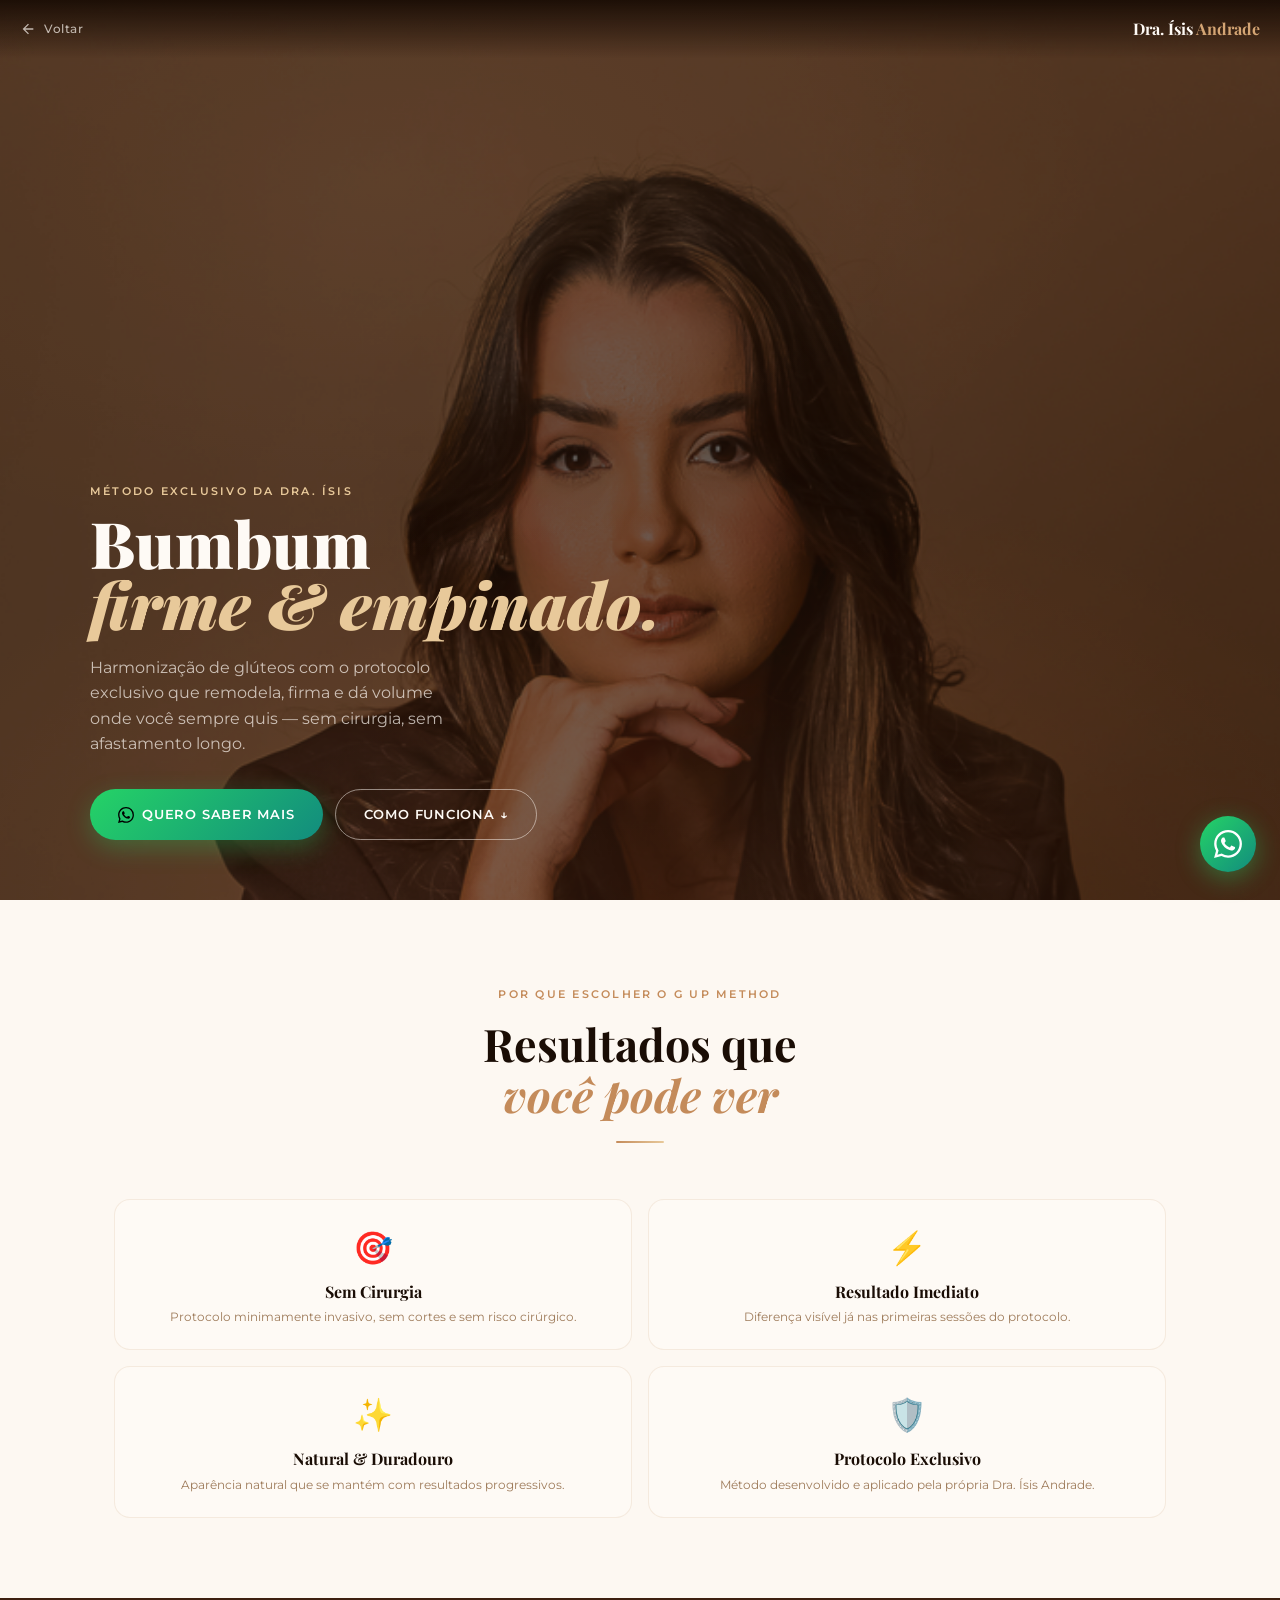
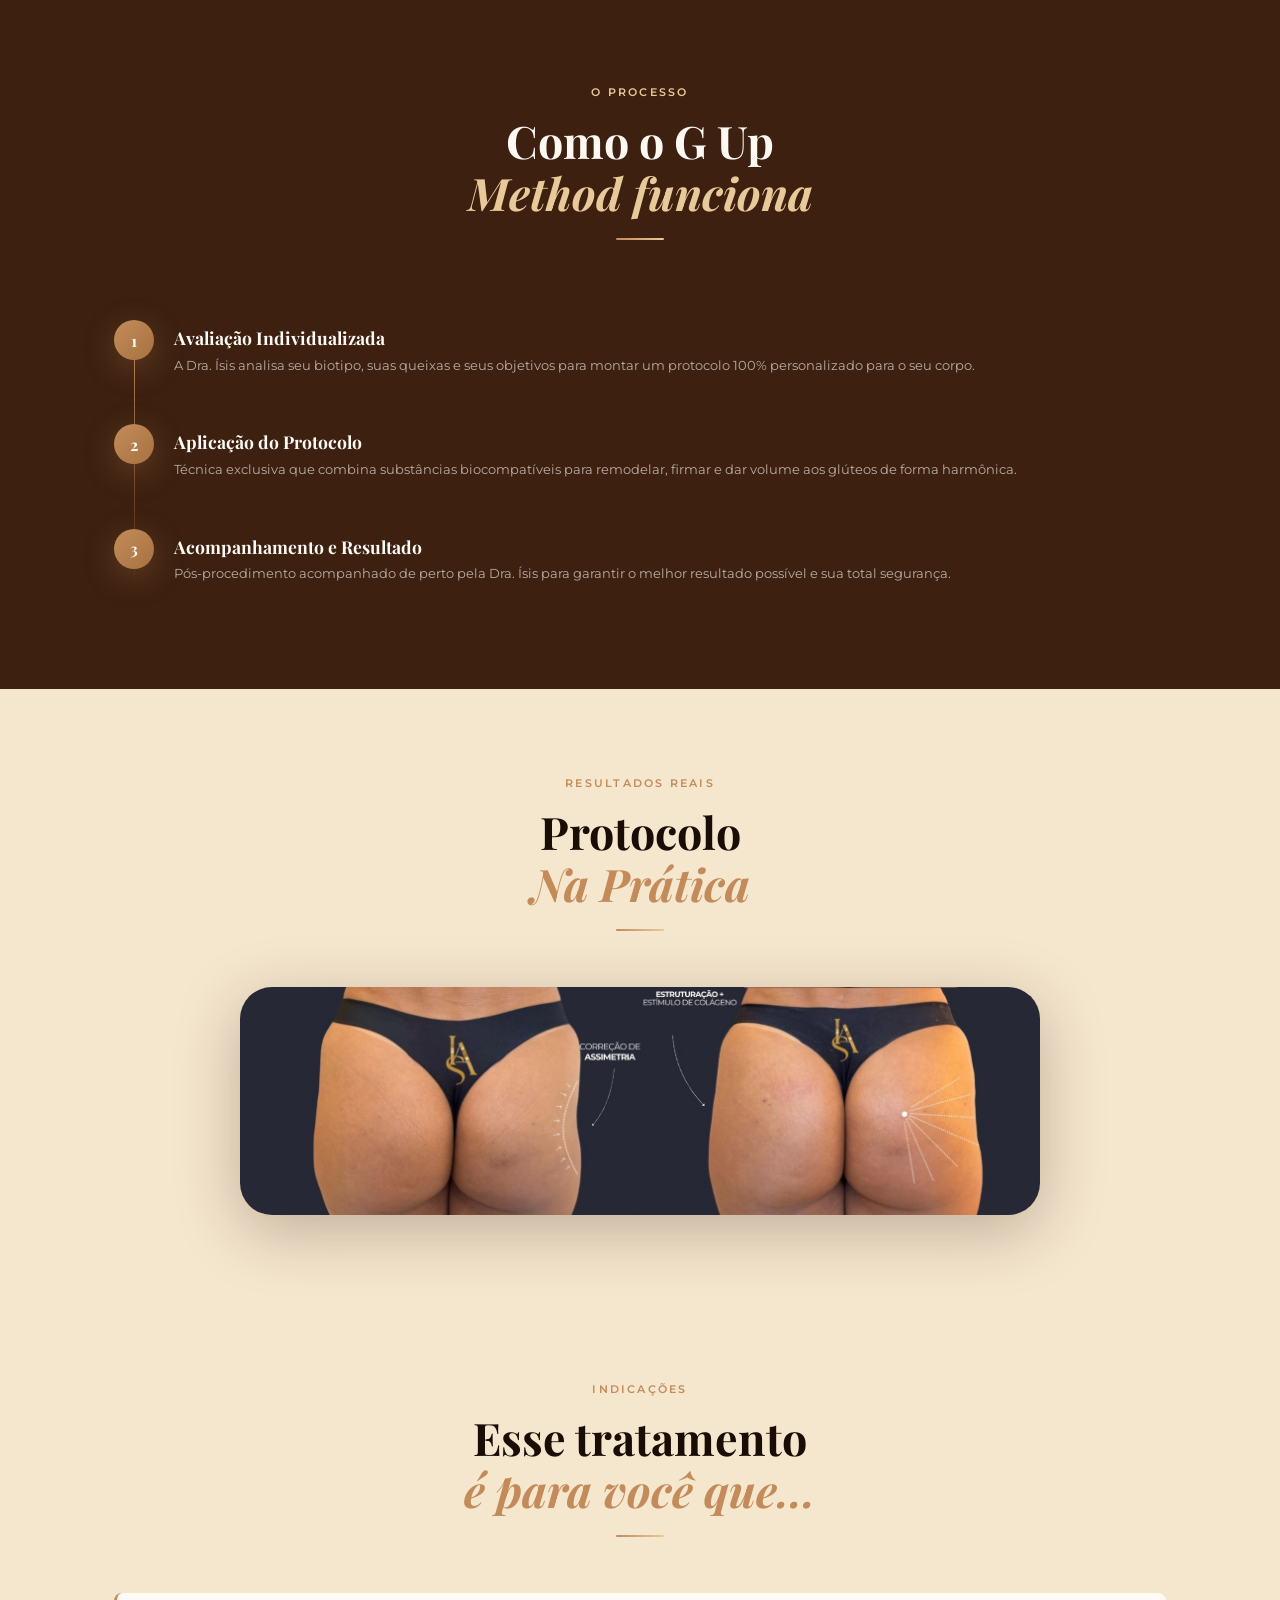
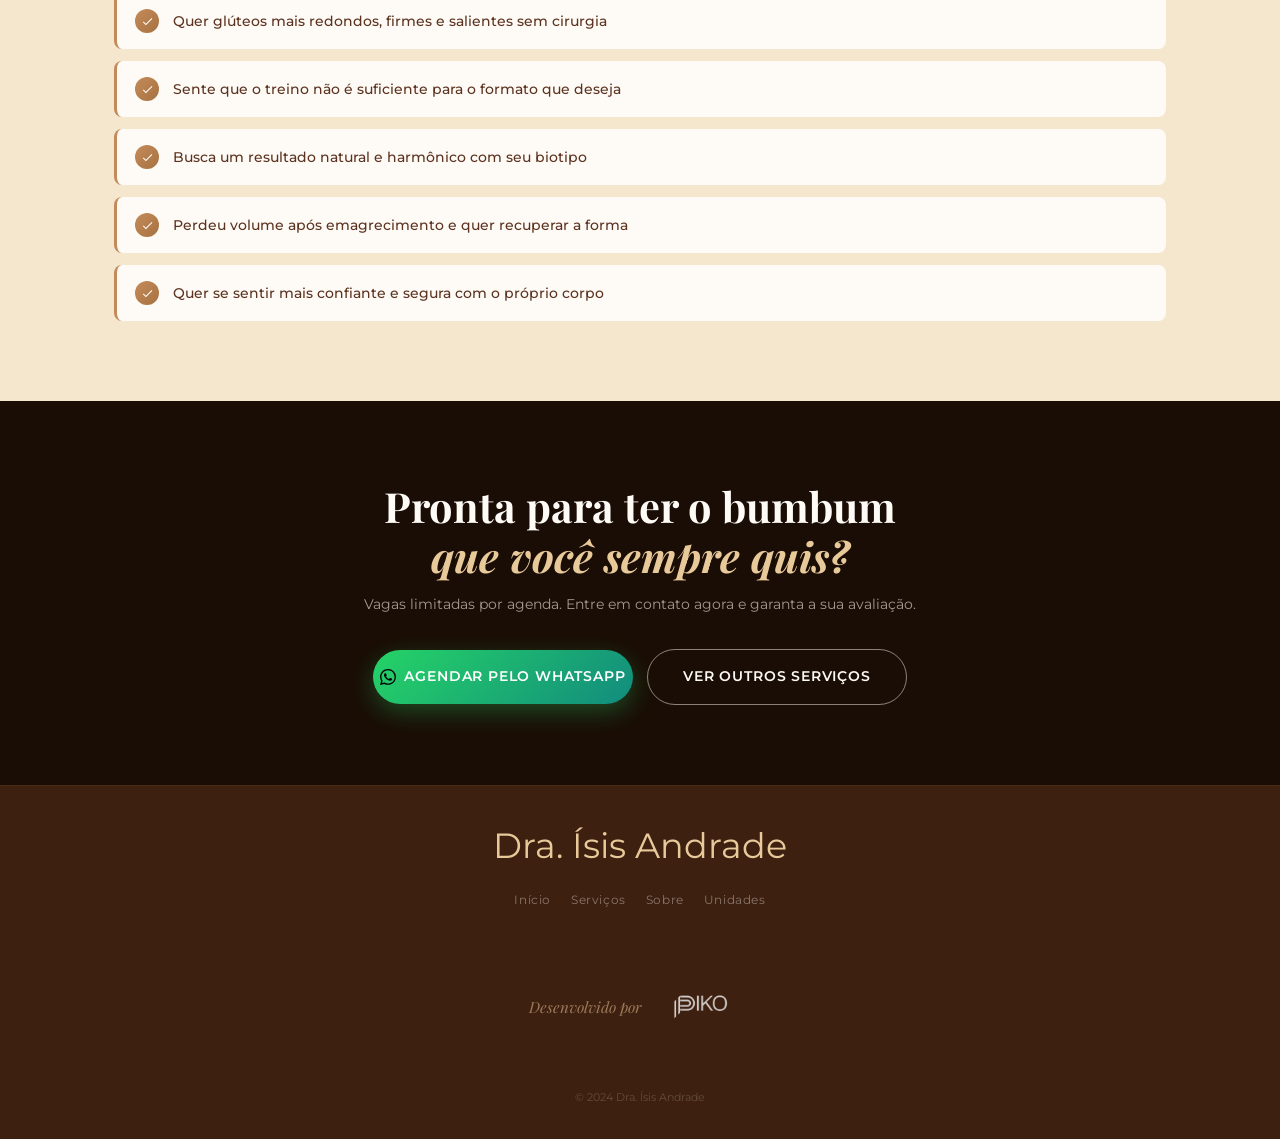
<file: bumbum-up-gold/index.html>
<!DOCTYPE html>
<html lang="pt-BR">
<head>
  <meta charset="UTF-8">
  <meta name="viewport" content="width=device-width, initial-scale=1.0">
  <title>G Up Method | Dra. Ísis Andrade — Harmonização de Glúteos Recife</title>
  <meta name="description" content="O método exclusivo G Up Method da Dra. Ísis Andrade: glúteos mais redondos, firmes e salientes sem cirurgia. Agende sua avaliação em Recife, Gravatá ou Ipojuca.">
  <meta property="og:title" content="G Up Method — Método Exclusivo da Dra. Ísis Andrade">
  <meta property="og:description" content="Glúteos mais redondos, firmes e salientes. Protocolo exclusivo sem cirurgia.">
  <meta name="theme-color" content="#3D2010">
  <link rel="preconnect" href="https://fonts.googleapis.com">
  <link rel="preconnect" href="https://fonts.gstatic.com" crossorigin>
  <link href="https://fonts.googleapis.com/css2?family=Playfair+Display:ital,wght@0,400;0,600;0,700;0,800;0,900;1,400;1,600;1,700&family=Montserrat:wght@300;400;500;600;700&family=Pinyon+Script&display=swap" rel="stylesheet">
  <link rel="stylesheet" href="../css/style.css">
  <link rel="stylesheet" href="../css/service.css">

  <link rel="icon" type="image/png" href="/favicon-96x96.png" sizes="96x96">
  <link rel="shortcut icon" href="/favicon.ico">
  <link rel="apple-touch-icon" sizes="180x180" href="/apple-touch-icon.png">
  <meta name="apple-mobile-web-app-title" content="Dra. Ísis">
  <link rel="manifest" href="/site.webmanifest">

<!-- Google tag (gtag.js) -->
<script async src="https://www.googletagmanager.com/gtag/js?id=AW-11051005989"></script>
<script>
  window.dataLayer = window.dataLayer || [];
  function gtag(){dataLayer.push(arguments);}
  gtag('js', new Date());

  gtag('config', 'AW-11051005989');
</script>
  <script src="https://metrics.app.br/track.js" data-metrics="90c06334-b7a6-4c51-a132-1f77a3c645e3" data-metrics-auto></script>
</head>
<body>

  <!-- Floating WhatsApp -->
  <a href="https://wa.me/5581999978365?text=Olá%20Dra.%20Ísis!%20Vim%20pelo%20seu%20site%20e%20tenho%20interesse%20no%20G%20Up%20Method.%20Pode%20me%20contar%20mais?"
     target="_blank" rel="noopener" class="whatsapp-float" aria-label="Fale no WhatsApp sobre o G Up Method">
    <svg viewBox="0 0 24 24"><path d="M17.472 14.382c-.297-.149-1.758-.867-2.03-.967-.273-.099-.471-.148-.67.15-.197.297-.767.966-.94 1.164-.173.199-.347.223-.644.075-.297-.15-1.255-.463-2.39-1.475-.883-.788-1.48-1.761-1.653-2.059-.173-.297-.018-.458.13-.606.134-.133.298-.347.446-.52.149-.174.198-.298.298-.497.099-.198.05-.371-.025-.52-.075-.149-.669-1.612-.916-2.207-.242-.579-.487-.5-.669-.51-.173-.008-.371-.01-.57-.01-.198 0-.52.074-.792.372-.272.297-1.04 1.016-1.04 2.479 0 1.462 1.065 2.875 1.213 3.074.149.198 2.096 3.2 5.077 4.487.709.306 1.262.489 1.694.625.712.227 1.36.195 1.871.118.571-.085 1.758-.719 2.006-1.413.248-.694.248-1.289.173-1.413-.074-.124-.272-.198-.57-.347m-5.421 7.403h-.004a9.87 9.87 0 01-5.031-1.378l-.361-.214-3.741.982.998-3.648-.235-.374a9.86 9.86 0 01-1.51-5.26c.001-5.45 4.436-9.884 9.888-9.884 2.64 0 5.122 1.03 6.988 2.898a9.825 9.825 0 012.893 6.994c-.003 5.45-4.437 9.884-9.885 9.884m8.413-18.297A11.815 11.815 0 0012.05 0C5.495 0 .16 5.335.157 11.892c0 2.096.547 4.142 1.588 5.945L.057 24l6.305-1.654a11.882 11.882 0 005.683 1.448h.005c6.554 0 11.89-5.335 11.893-11.893a11.821 11.821 0 00-3.48-8.413z"/></svg>
  </a>

  <!-- Back Nav -->
  <nav class="back-nav" aria-label="Navegação do site">
    <a href="../" class="back-nav__btn" id="back-home-btn">
      <svg viewBox="0 0 24 24"><path d="M20 11H7.83l5.59-5.59L12 4l-8 8 8 8 1.41-1.41L7.83 13H20v-2z"/></svg>
      Voltar
    </a>
    <span class="back-nav__logo">Dra. Ísis <span>Andrade</span></span>
  </nav>

  <!-- ===== HERO ===== -->
  <section class="service-hero" id="topo">
    <div class="service-hero__bg"></div>
    <img src="../assets/images/dra-isis-perfil.png"
         alt="Dra. Ísis Andrade — G Up Method"
         class="service-hero__image"
         id="service-hero-img">
    <div class="service-hero__content container--wide">
      <p class="service-hero__label label label--light">Método Exclusivo da Dra. Ísis</p>
      <h1 class="service-hero__title">
        Bumbum
        <em>firme & empinado.</em>
      </h1>
      <p class="service-hero__subtitle">
        Harmonização de glúteos com o protocolo exclusivo que remodela, firma e dá volume onde você sempre quis — sem cirurgia, sem afastamento longo.
      </p>
      <div class="service-hero__actions">
        <a href="https://wa.me/5581999978365?text=Olá%20Dra.%20Ísis!%20Vim%20pelo%20seu%20site%20e%20tenho%20interesse%20no%20G%20Up%20Method.%20Pode%20me%20contar%20mais?"
           target="_blank" rel="noopener"
           class="btn btn--whatsapp"
           id="hero-wa-bumbum-btn">
          <svg viewBox="0 0 24 24"><path d="M17.472 14.382c-.297-.149-1.758-.867-2.03-.967-.273-.099-.471-.148-.67.15-.197.297-.767.966-.94 1.164-.173.199-.347.223-.644.075-.297-.15-1.255-.463-2.39-1.475-.883-.788-1.48-1.761-1.653-2.059-.173-.297-.018-.458.13-.606.134-.133.298-.347.446-.52.149-.174.198-.298.298-.497.099-.198.05-.371-.025-.52-.075-.149-.669-1.612-.916-2.207-.242-.579-.487-.5-.669-.51-.173-.008-.371-.01-.57-.01-.198 0-.52.074-.792.372-.272.297-1.04 1.016-1.04 2.479 0 1.462 1.065 2.875 1.213 3.074.149.198 2.096 3.2 5.077 4.487.709.306 1.262.489 1.694.625.712.227 1.36.195 1.871.118.571-.085 1.758-.719 2.006-1.413.248-.694.248-1.289.173-1.413-.074-.124-.272-.198-.57-.347m-5.421 7.403h-.004a9.87 9.87 0 01-5.031-1.378l-.361-.214-3.741.982.998-3.648-.235-.374a9.86 9.86 0 01-1.51-5.26c.001-5.45 4.436-9.884 9.888-9.884 2.64 0 5.122 1.03 6.988 2.898a9.825 9.825 0 012.893 6.994c-.003 5.45-4.437 9.884-9.885 9.884m8.413-18.297A11.815 11.815 0 0012.05 0C5.495 0 .16 5.335.157 11.892c0 2.096.547 4.142 1.588 5.945L.057 24l6.305-1.654a11.882 11.882 0 005.683 1.448h.005c6.554 0 11.89-5.335 11.893-11.893a11.821 11.821 0 00-3.48-8.413z"/></svg>
          Quero Saber Mais
        </a>
        <a href="#como-funciona" class="btn btn--outline-light" id="saiba-mais-bumbum-btn">
          Como Funciona ↓
        </a>
      </div>
    </div>
  </section>

  <!-- ===== BENEFITS ===== -->
  <section class="benefits" id="beneficios">
    <div class="container--wide">
      <div class="section-header animate-on-scroll">
        <span class="label">Por que escolher o G Up Method</span>
        <h2 class="section-title">
          Resultados que<br><em>você pode ver</em>
        </h2>
        <div class="divider"></div>
      </div>
      <div class="benefits__grid">
        <div class="benefit-card animate-on-scroll">
          <span class="benefit-card__icon">🎯</span>
          <h3 class="benefit-card__title">Sem Cirurgia</h3>
          <p class="benefit-card__desc">Protocolo minimamente invasivo, sem cortes e sem risco cirúrgico.</p>
        </div>
        <div class="benefit-card animate-on-scroll animate-delay-1">
          <span class="benefit-card__icon">⚡</span>
          <h3 class="benefit-card__title">Resultado Imediato</h3>
          <p class="benefit-card__desc">Diferença visível já nas primeiras sessões do protocolo.</p>
        </div>
        <div class="benefit-card animate-on-scroll animate-delay-2">
          <span class="benefit-card__icon">✨</span>
          <h3 class="benefit-card__title">Natural & Duradouro</h3>
          <p class="benefit-card__desc">Aparência natural que se mantém com resultados progressivos.</p>
        </div>
        <div class="benefit-card animate-on-scroll animate-delay-3">
          <span class="benefit-card__icon">🛡️</span>
          <h3 class="benefit-card__title">Protocolo Exclusivo</h3>
          <p class="benefit-card__desc">Método desenvolvido e aplicado pela própria Dra. Ísis Andrade.</p>
        </div>
      </div>
    </div>
  </section>


  <!-- ===== HOW IT WORKS ===== -->
  <section class="how-it-works section--dark" id="como-funciona">
    <div class="container--wide">
      <div class="section-header animate-on-scroll">
        <span class="label label--light">O Processo</span>
        <h2 class="section-title section-title--light">
          Como o G Up<br><em>Method funciona</em>
        </h2>
        <div class="divider"></div>
      </div>

      <div class="steps">
        <div class="step animate-on-scroll">
          <div class="step__number">1</div>
          <div class="step__content">
            <h3 class="step__title">Avaliação Individualizada</h3>
            <p class="step__desc">A Dra. Ísis analisa seu biotipo, suas queixas e seus objetivos para montar um protocolo 100% personalizado para o seu corpo.</p>
          </div>
        </div>
        <div class="step animate-on-scroll animate-delay-1">
          <div class="step__number">2</div>
          <div class="step__content">
            <h3 class="step__title">Aplicação do Protocolo</h3>
            <p class="step__desc">Técnica exclusiva que combina substâncias biocompatíveis para remodelar, firmar e dar volume aos glúteos de forma harmônica.</p>
          </div>
        </div>
        <div class="step animate-on-scroll animate-delay-2">
          <div class="step__number">3</div>
          <div class="step__content">
            <h3 class="step__title">Acompanhamento e Resultado</h3>
            <p class="step__desc">Pós-procedimento acompanhado de perto pela Dra. Ísis para garantir o melhor resultado possível e sua total segurança.</p>
          </div>
        </div>
      </div>
    </div>
  </section>

  
  <!-- ===== ANTES E DEPOIS ===== -->
  <section class="before-after" id="resultados" style="background: var(--cream); padding: 80px 0;">
    <div class="container--wide">
      <div class="section-header animate-on-scroll">
        <span class="label">Resultados Reais</span>
        <h2 class="section-title">
          Protocolo<br><em>Na Prática</em>
        </h2>
        <div class="divider"></div>
      </div>
      
      <div style="max-width: 800px; margin: 0 auto; border-radius: var(--radius-lg); overflow: hidden; box-shadow: var(--shadow-strong); position: relative;">
        <img src="../assets/images/bumbum_up_gold_antes_depois.jpg" alt="Antes e Depois G Up Method" style="width: 100%; display: block;">
      </div>
    </div>
  </section>

  <!-- ===== FOR WHO ===== -->
  <section class="for-who section--cream" id="para-quem">
    <div class="container--wide">
      <div class="section-header animate-on-scroll">
        <span class="label">Indicações</span>
        <h2 class="section-title">
          Esse tratamento<br><em>é para você que...</em>
        </h2>
        <div class="divider"></div>
      </div>
      <ul class="for-who__list">
        <li class="for-who__item animate-on-scroll">
          <div class="for-who__check">
            <svg viewBox="0 0 24 24"><path d="M9 16.17L4.83 12l-1.42 1.41L9 19 21 7l-1.41-1.41z"/></svg>
          </div>
          <span class="for-who__text">Quer glúteos mais redondos, firmes e salientes sem cirurgia</span>
        </li>
        <li class="for-who__item animate-on-scroll animate-delay-1">
          <div class="for-who__check">
            <svg viewBox="0 0 24 24"><path d="M9 16.17L4.83 12l-1.42 1.41L9 19 21 7l-1.41-1.41z"/></svg>
          </div>
          <span class="for-who__text">Sente que o treino não é suficiente para o formato que deseja</span>
        </li>
        <li class="for-who__item animate-on-scroll animate-delay-2">
          <div class="for-who__check">
            <svg viewBox="0 0 24 24"><path d="M9 16.17L4.83 12l-1.42 1.41L9 19 21 7l-1.41-1.41z"/></svg>
          </div>
          <span class="for-who__text">Busca um resultado natural e harmônico com seu biotipo</span>
        </li>
        <li class="for-who__item animate-on-scroll animate-delay-3">
          <div class="for-who__check">
            <svg viewBox="0 0 24 24"><path d="M9 16.17L4.83 12l-1.42 1.41L9 19 21 7l-1.41-1.41z"/></svg>
          </div>
          <span class="for-who__text">Perdeu volume após emagrecimento e quer recuperar a forma</span>
        </li>
        <li class="for-who__item animate-on-scroll animate-delay-4">
          <div class="for-who__check">
            <svg viewBox="0 0 24 24"><path d="M9 16.17L4.83 12l-1.42 1.41L9 19 21 7l-1.41-1.41z"/></svg>
          </div>
          <span class="for-who__text">Quer se sentir mais confiante e segura com o próprio corpo</span>
        </li>
      </ul>
    </div>
  </section>

  <!-- ===== CTA ===== -->
  <section class="service-cta section--darker" id="agendar">
    <div class="container--wide">
      <div class="animate-on-scroll">
        <h2 class="service-cta__title">
          Pronta para ter o bumbum<br><em>que você sempre quis?</em>
        </h2>
        <p class="service-cta__sub">
          Vagas limitadas por agenda. Entre em contato agora e garanta a sua avaliação.
        </p>
        <div class="service-cta__actions">
          <a href="https://wa.me/5581999978365?text=Olá%20Dra.%20Ísis!%20Vim%20pelo%20seu%20site%20e%20quero%20agendar%20minha%20avaliação%20para%20o%20G%20Up%20Method!"
             target="_blank" rel="noopener"
             class="btn btn--whatsapp"
             id="cta-wa-bumbum-btn">
            <svg viewBox="0 0 24 24"><path d="M17.472 14.382c-.297-.149-1.758-.867-2.03-.967-.273-.099-.471-.148-.67.15-.197.297-.767.966-.94 1.164-.173.199-.347.223-.644.075-.297-.15-1.255-.463-2.39-1.475-.883-.788-1.48-1.761-1.653-2.059-.173-.297-.018-.458.13-.606.134-.133.298-.347.446-.52.149-.174.198-.298.298-.497.099-.198.05-.371-.025-.52-.075-.149-.669-1.612-.916-2.207-.242-.579-.487-.5-.669-.51-.173-.008-.371-.01-.57-.01-.198 0-.52.074-.792.372-.272.297-1.04 1.016-1.04 2.479 0 1.462 1.065 2.875 1.213 3.074.149.198 2.096 3.2 5.077 4.487.709.306 1.262.489 1.694.625.712.227 1.36.195 1.871.118.571-.085 1.758-.719 2.006-1.413.248-.694.248-1.289.173-1.413-.074-.124-.272-.198-.57-.347m-5.421 7.403h-.004a9.87 9.87 0 01-5.031-1.378l-.361-.214-3.741.982.998-3.648-.235-.374a9.86 9.86 0 01-1.51-5.26c.001-5.45 4.436-9.884 9.888-9.884 2.64 0 5.122 1.03 6.988 2.898a9.825 9.825 0 012.893 6.994c-.003 5.45-4.437 9.884-9.885 9.884m8.413-18.297A11.815 11.815 0 0012.05 0C5.495 0 .16 5.335.157 11.892c0 2.096.547 4.142 1.588 5.945L.057 24l6.305-1.654a11.882 11.882 0 005.683 1.448h.005c6.554 0 11.89-5.335 11.893-11.893a11.821 11.821 0 00-3.48-8.413z"/></svg>
            Agendar pelo WhatsApp
          </a>
          <a href="../" class="btn btn--outline-light" id="ver-outros-btn">
            Ver outros serviços
          </a>
        </div>
      </div>
    </div>
  </section>

  <!-- Footer Nav -->
  <footer class="service-footer-nav">
    <div class="container--wide">
      <div class="service-footer-nav__inner">
        <div class="service-footer-nav__logo">Dra. Ísis <span>Andrade</span></div>
        <nav class="service-footer-nav__links">
          <a href="../" class="service-footer-nav__link">Início</a>
          <a href="../#servicos" class="service-footer-nav__link">Serviços</a>
          <a href="../#sobre" class="service-footer-nav__link">Sobre</a>
          <a href="../#unidades" class="service-footer-nav__link">Unidades</a>
        </nav>
        <div class="footer__developer" style="display: flex; align-items: center; justify-content: center; gap: 10px; margin: 32px 0 16px 0; width: 100%;">
          <span style="font-family: var(--font-serif); font-style: italic; color: var(--text-muted); font-size: 0.95rem;">Desenvolvido por</span>
          <a href="https://www.instagram.com/piko.hub/" target="_blank" rel="noopener" style="display: flex; align-items: center; transition: opacity 0.3s; opacity: 0.8;" onmouseover="this.style.opacity='1'" onmouseout="this.style.opacity='0.8'">
            <img src="../assets/images/logo_piko.png" alt="PIKO" style="height: 100px; object-fit: contain; mix-blend-mode: screen;">
          </a>
        </div>
        <p class="service-footer-nav__copy" style="width: 100%; text-align: center;">&copy; 2024 Dra. &Iacute;sis Andrade</p>
      </div>
    </div>
  </footer>

  <script src="../js/main.js"></script>

<!-- WhatsApp Conversion Tracking (Google Ads) -->
<script>
  document.addEventListener('click', function (event) {
    var link = event.target.closest('a');
    if (!link) return;
    var href = link.getAttribute('href') || '';
    var isWhatsApp = href.includes('wa.me') || href.includes('api.whatsapp.com');
    if (isWhatsApp && typeof gtag === 'function') {
      gtag('event', 'conversion', {
        'send_to': 'AW-11051005989/I5JMCNSbtcQcEKXww5Up'
      });
    }
  });
</script>
</body>
</html>
</file>
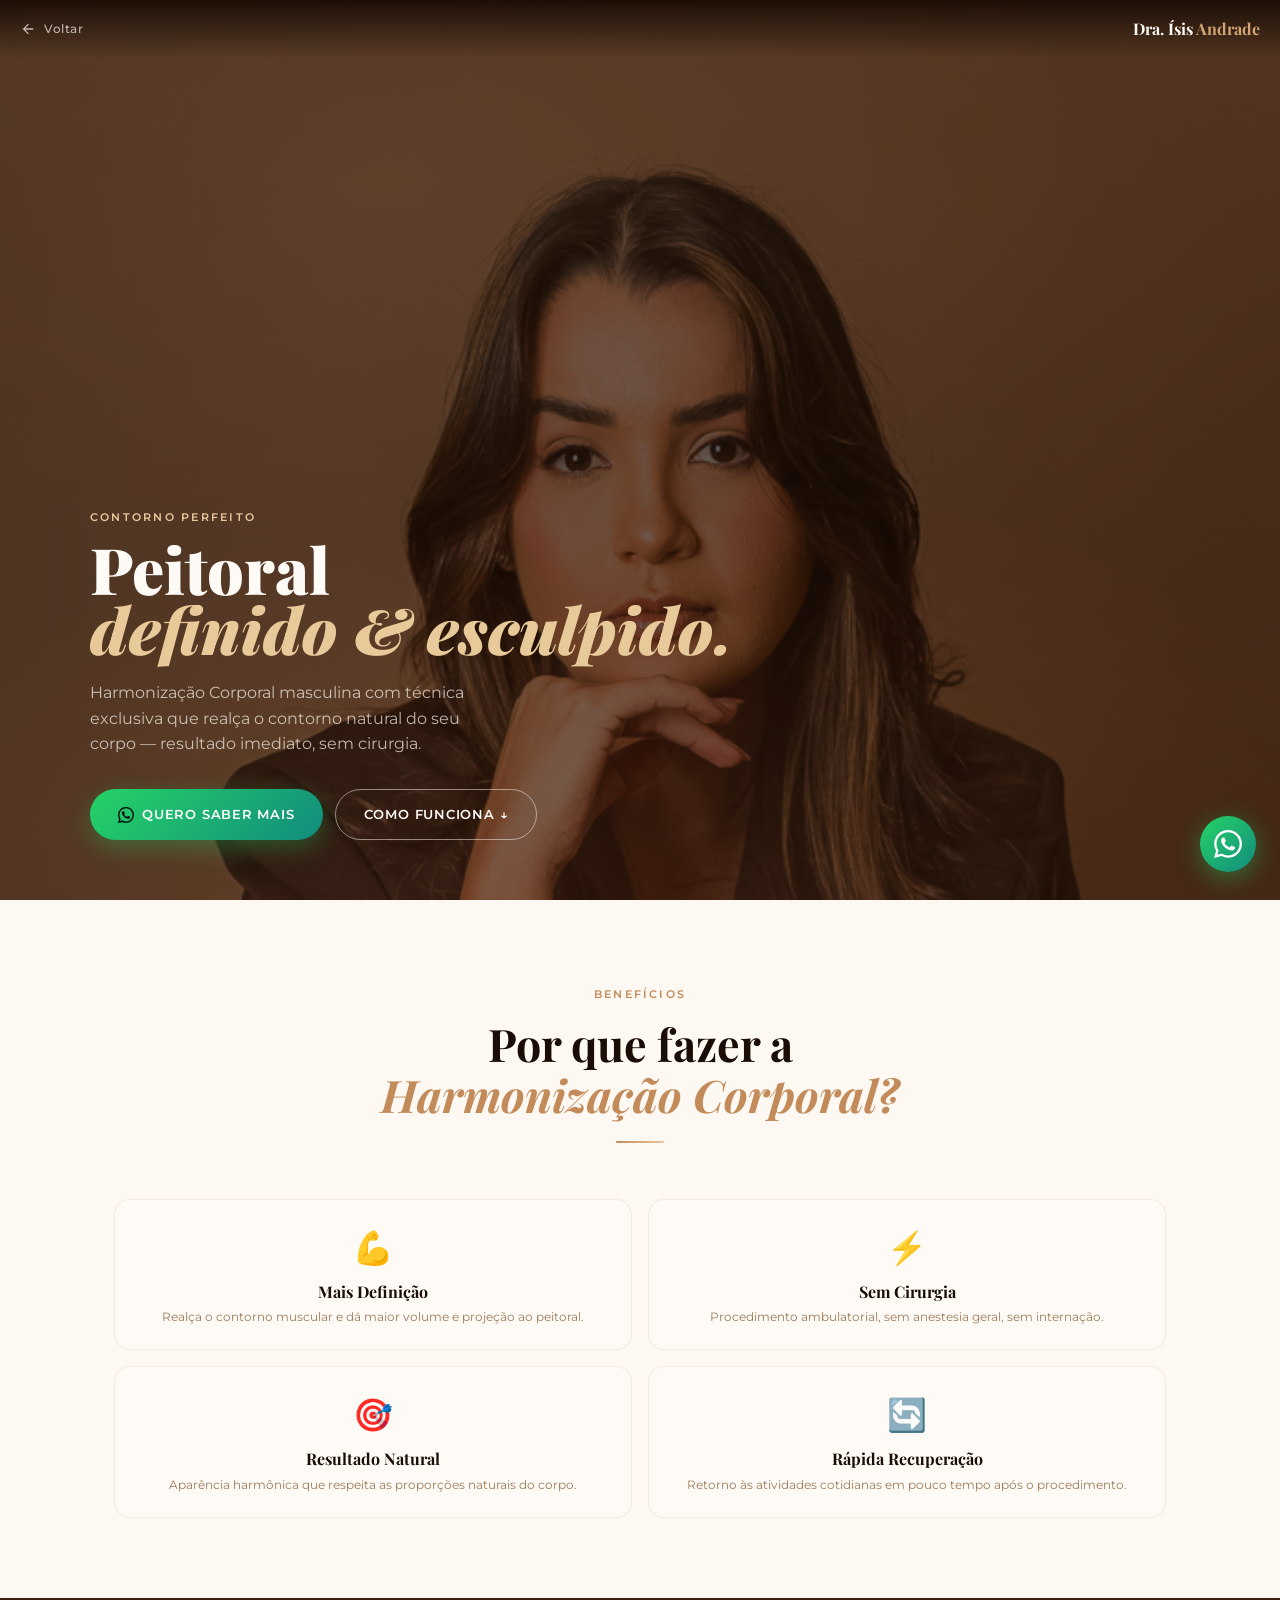
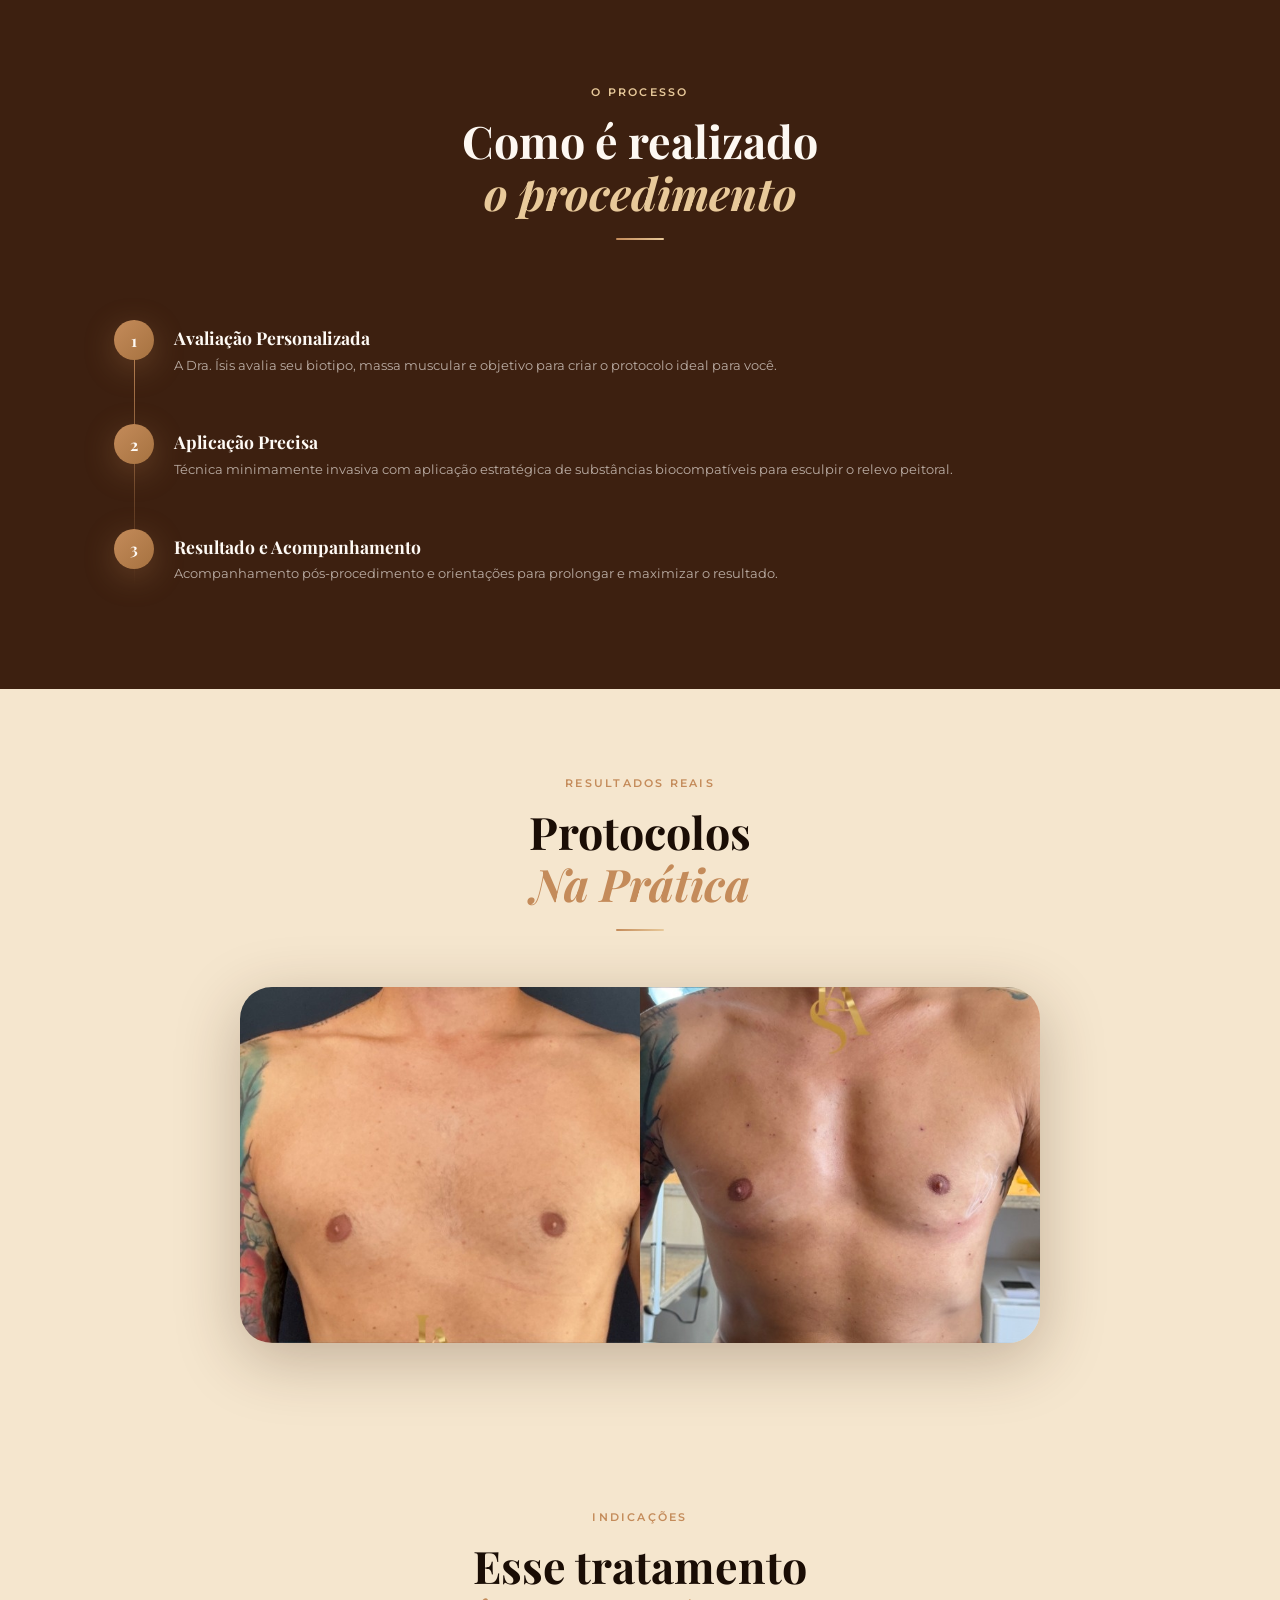
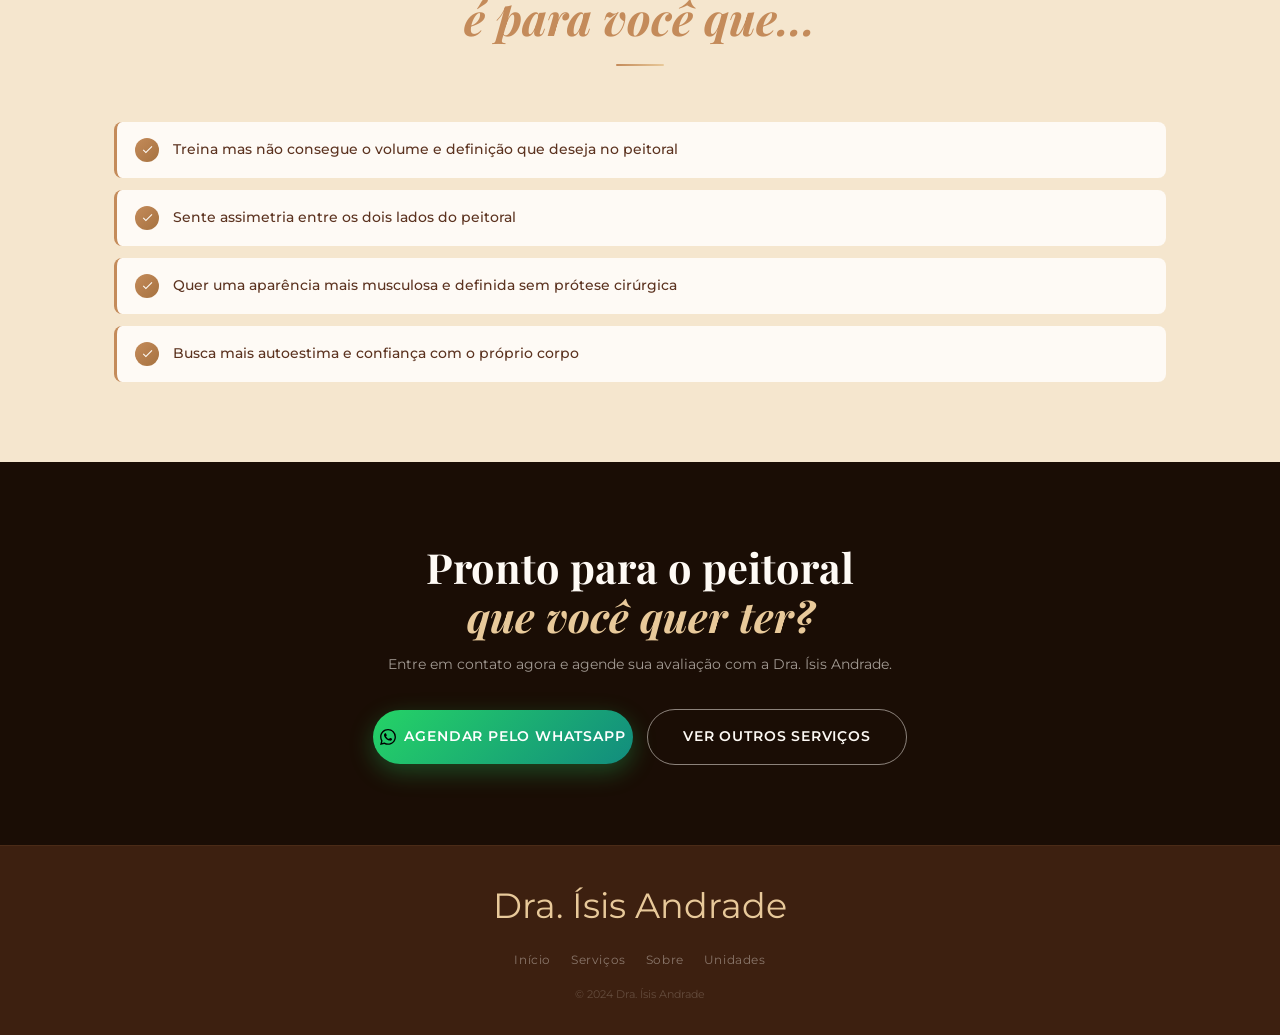
<file: harmonizacao-corporal/index.html>
<!DOCTYPE html>
<html lang="pt-BR">
<head>
  <meta charset="UTF-8">
  <meta name="viewport" content="width=device-width, initial-scale=1.0">
  <title>Harmonização Corporal Masculina | Dra. Ísis Andrade — Recife</title>
  <meta name="description" content="Harmonização Corporal para homens com a Dra. Ísis Andrade. Peitoral mais definido e esculpido sem cirurgia. Agende sua avaliação em Recife.">
  <meta name="theme-color" content="#3D2010">
  <link rel="preconnect" href="https://fonts.googleapis.com">
  <link rel="preconnect" href="https://fonts.gstatic.com" crossorigin>
  <link href="https://fonts.googleapis.com/css2?family=Playfair+Display:ital,wght@0,400;0,600;0,700;0,800;0,900;1,400;1,600;1,700&family=Montserrat:wght@300;400;500;600;700&family=Pinyon+Script&display=swap" rel="stylesheet">
  <link rel="stylesheet" href="../css/style.css">
  <link rel="stylesheet" href="../css/service.css">

  <link rel="icon" type="image/png" href="/favicon-96x96.png" sizes="96x96">
  <link rel="shortcut icon" href="/favicon.ico">
  <link rel="apple-touch-icon" sizes="180x180" href="/apple-touch-icon.png">
  <meta name="apple-mobile-web-app-title" content="Dra. Ísis">
  <link rel="manifest" href="/site.webmanifest">

<!-- Google tag (gtag.js) -->
<script async src="https://www.googletagmanager.com/gtag/js?id=AW-11051005989"></script>
<script>
  window.dataLayer = window.dataLayer || [];
  function gtag(){dataLayer.push(arguments);}
  gtag('js', new Date());

  gtag('config', 'AW-11051005989');
</script>
  <script src="https://metrics.app.br/track.js" data-metrics="90c06334-b7a6-4c51-a132-1f77a3c645e3" data-metrics-auto></script>
</head>
<body>

  <a href="https://wa.me/5581999978365?text=Olá%20Dra.%20Ísis!%20Vim%20pelo%20seu%20site%20e%20tenho%20interesse%20na%20Harmonização%20Peitoral."
     target="_blank" rel="noopener" class="whatsapp-float" aria-label="WhatsApp Harmonização Corporal">
    <svg viewBox="0 0 24 24"><path d="M17.472 14.382c-.297-.149-1.758-.867-2.03-.967-.273-.099-.471-.148-.67.15-.197.297-.767.966-.94 1.164-.173.199-.347.223-.644.075-.297-.15-1.255-.463-2.39-1.475-.883-.788-1.48-1.761-1.653-2.059-.173-.297-.018-.458.13-.606.134-.133.298-.347.446-.52.149-.174.198-.298.298-.497.099-.198.05-.371-.025-.52-.075-.149-.669-1.612-.916-2.207-.242-.579-.487-.5-.669-.51-.173-.008-.371-.01-.57-.01-.198 0-.52.074-.792.372-.272.297-1.04 1.016-1.04 2.479 0 1.462 1.065 2.875 1.213 3.074.149.198 2.096 3.2 5.077 4.487.709.306 1.262.489 1.694.625.712.227 1.36.195 1.871.118.571-.085 1.758-.719 2.006-1.413.248-.694.248-1.289.173-1.413-.074-.124-.272-.198-.57-.347m-5.421 7.403h-.004a9.87 9.87 0 01-5.031-1.378l-.361-.214-3.741.982.998-3.648-.235-.374a9.86 9.86 0 01-1.51-5.26c.001-5.45 4.436-9.884 9.888-9.884 2.64 0 5.122 1.03 6.988 2.898a9.825 9.825 0 012.893 6.994c-.003 5.45-4.437 9.884-9.885 9.884m8.413-18.297A11.815 11.815 0 0012.05 0C5.495 0 .16 5.335.157 11.892c0 2.096.547 4.142 1.588 5.945L.057 24l6.305-1.654a11.882 11.882 0 005.683 1.448h.005c6.554 0 11.89-5.335 11.893-11.893a11.821 11.821 0 00-3.48-8.413z"/></svg>
  </a>

  <nav class="back-nav">
    <a href="../" class="back-nav__btn" id="back-home-peitoral-btn">
      <svg viewBox="0 0 24 24"><path d="M20 11H7.83l5.59-5.59L12 4l-8 8 8 8 1.41-1.41L7.83 13H20v-2z"/></svg>
      Voltar
    </a>
    <span class="back-nav__logo">Dra. Ísis <span>Andrade</span></span>
  </nav>

  <section class="service-hero" id="topo">
    <div class="service-hero__bg"></div>
    <img src="../assets/images/dra-isis-perfil.png" alt="Harmonização Corporal Masculina" class="service-hero__image">
    <div class="service-hero__content container--wide">
      <p class="service-hero__label label label--light">Contorno Perfeito</p>
      <h1 class="service-hero__title">
        Peitoral
        <em>definido & esculpido.</em>
      </h1>
      <p class="service-hero__subtitle">
        Harmonização Corporal masculina com técnica exclusiva que realça o contorno natural do seu corpo — resultado imediato, sem cirurgia.
      </p>
      <div class="service-hero__actions">
        <a href="https://wa.me/5581999978365?text=Olá%20Dra.%20Ísis!%20Vim%20pelo%20seu%20site%20e%20tenho%20interesse%20na%20Harmonização%20Peitoral%20Masculina."
           target="_blank" rel="noopener" class="btn btn--whatsapp" id="hero-wa-peitoral-btn">
          <svg viewBox="0 0 24 24"><path d="M17.472 14.382c-.297-.149-1.758-.867-2.03-.967-.273-.099-.471-.148-.67.15-.197.297-.767.966-.94 1.164-.173.199-.347.223-.644.075-.297-.15-1.255-.463-2.39-1.475-.883-.788-1.48-1.761-1.653-2.059-.173-.297-.018-.458.13-.606.134-.133.298-.347.446-.52.149-.174.198-.298.298-.497.099-.198.05-.371-.025-.52-.075-.149-.669-1.612-.916-2.207-.242-.579-.487-.5-.669-.51-.173-.008-.371-.01-.57-.01-.198 0-.52.074-.792.372-.272.297-1.04 1.016-1.04 2.479 0 1.462 1.065 2.875 1.213 3.074.149.198 2.096 3.2 5.077 4.487.709.306 1.262.489 1.694.625.712.227 1.36.195 1.871.118.571-.085 1.758-.719 2.006-1.413.248-.694.248-1.289.173-1.413-.074-.124-.272-.198-.57-.347m-5.421 7.403h-.004a9.87 9.87 0 01-5.031-1.378l-.361-.214-3.741.982.998-3.648-.235-.374a9.86 9.86 0 01-1.51-5.26c.001-5.45 4.436-9.884 9.888-9.884 2.64 0 5.122 1.03 6.988 2.898a9.825 9.825 0 012.893 6.994c-.003 5.45-4.437 9.884-9.885 9.884m8.413-18.297A11.815 11.815 0 0012.05 0C5.495 0 .16 5.335.157 11.892c0 2.096.547 4.142 1.588 5.945L.057 24l6.305-1.654a11.882 11.882 0 005.683 1.448h.005c6.554 0 11.89-5.335 11.893-11.893a11.821 11.821 0 00-3.48-8.413z"/></svg>
          Quero Saber Mais
        </a>
        <a href="#beneficios" class="btn btn--outline-light" id="saiba-mais-peitoral-btn">Como Funciona ↓</a>
      </div>
    </div>
  </section>

  <section class="benefits" id="beneficios">
    <div class="container--wide">
      <div class="section-header animate-on-scroll">
        <span class="label">Benefícios</span>
        <h2 class="section-title">Por que fazer a<br><em>Harmonização Corporal?</em></h2>
        <div class="divider"></div>
      </div>
      <div class="benefits__grid">
        <div class="benefit-card animate-on-scroll">
          <span class="benefit-card__icon">💪</span>
          <h3 class="benefit-card__title">Mais Definição</h3>
          <p class="benefit-card__desc">Realça o contorno muscular e dá maior volume e projeção ao peitoral.</p>
        </div>
        <div class="benefit-card animate-on-scroll animate-delay-1">
          <span class="benefit-card__icon">⚡</span>
          <h3 class="benefit-card__title">Sem Cirurgia</h3>
          <p class="benefit-card__desc">Procedimento ambulatorial, sem anestesia geral, sem internação.</p>
        </div>
        <div class="benefit-card animate-on-scroll animate-delay-2">
          <span class="benefit-card__icon">🎯</span>
          <h3 class="benefit-card__title">Resultado Natural</h3>
          <p class="benefit-card__desc">Aparência harmônica que respeita as proporções naturais do corpo.</p>
        </div>
        <div class="benefit-card animate-on-scroll animate-delay-3">
          <span class="benefit-card__icon">🔄</span>
          <h3 class="benefit-card__title">Rápida Recuperação</h3>
          <p class="benefit-card__desc">Retorno às atividades cotidianas em pouco tempo após o procedimento.</p>
        </div>
      </div>
    </div>
  </section>

  <section class="how-it-works section--dark" id="como-funciona">
    <div class="container--wide">
      <div class="section-header animate-on-scroll">
        <span class="label label--light">O Processo</span>
        <h2 class="section-title section-title--light">Como é realizado<br><em>o procedimento</em></h2>
        <div class="divider"></div>
      </div>
      <div class="steps">
        <div class="step animate-on-scroll">
          <div class="step__number">1</div>
          <div class="step__content">
            <h3 class="step__title">Avaliação Personalizada</h3>
            <p class="step__desc">A Dra. Ísis avalia seu biotipo, massa muscular e objetivo para criar o protocolo ideal para você.</p>
          </div>
        </div>
        <div class="step animate-on-scroll animate-delay-1">
          <div class="step__number">2</div>
          <div class="step__content">
            <h3 class="step__title">Aplicação Precisa</h3>
            <p class="step__desc">Técnica minimamente invasiva com aplicação estratégica de substâncias biocompatíveis para esculpir o relevo peitoral.</p>
          </div>
        </div>
        <div class="step animate-on-scroll animate-delay-2">
          <div class="step__number">3</div>
          <div class="step__content">
            <h3 class="step__title">Resultado e Acompanhamento</h3>
            <p class="step__desc">Acompanhamento pós-procedimento e orientações para prolongar e maximizar o resultado.</p>
          </div>
        </div>
      </div>
    </div>
  </section>

  <!-- ===== ANTES E DEPOIS ===== -->
  <section class="before-after" id="resultados" style="background: var(--cream); padding: 80px 0;">
    <div class="container--wide">
      <div class="section-header animate-on-scroll">
        <span class="label">Resultados Reais</span>
        <h2 class="section-title">
          Protocolos<br><em>Na Prática</em>
        </h2>
        <div class="divider"></div>
      </div>
      
      <div style="max-width: 800px; margin: 0 auto; border-radius: var(--radius-lg); overflow: hidden; box-shadow: var(--shadow-strong); position: relative;">
        <img src="../assets/images/harmonizacao_corporal_antes_depois.jpg" alt="Antes e Depois Harmonização Corporal" style="width: 100%; display: block;">
      </div>
    </div>
  </section>

  <section class="for-who section--cream" id="para-quem">
    <div class="container--wide">
      <div class="section-header animate-on-scroll">
        <span class="label">Indicações</span>
        <h2 class="section-title">Esse tratamento<br><em>é para você que...</em></h2>
        <div class="divider"></div>
      </div>
      <ul class="for-who__list">
        <li class="for-who__item animate-on-scroll">
          <div class="for-who__check"><svg viewBox="0 0 24 24"><path d="M9 16.17L4.83 12l-1.42 1.41L9 19 21 7l-1.41-1.41z"/></svg></div>
          <span class="for-who__text">Treina mas não consegue o volume e definição que deseja no peitoral</span>
        </li>
        <li class="for-who__item animate-on-scroll animate-delay-1">
          <div class="for-who__check"><svg viewBox="0 0 24 24"><path d="M9 16.17L4.83 12l-1.42 1.41L9 19 21 7l-1.41-1.41z"/></svg></div>
          <span class="for-who__text">Sente assimetria entre os dois lados do peitoral</span>
        </li>
        <li class="for-who__item animate-on-scroll animate-delay-2">
          <div class="for-who__check"><svg viewBox="0 0 24 24"><path d="M9 16.17L4.83 12l-1.42 1.41L9 19 21 7l-1.41-1.41z"/></svg></div>
          <span class="for-who__text">Quer uma aparência mais musculosa e definida sem prótese cirúrgica</span>
        </li>
        <li class="for-who__item animate-on-scroll animate-delay-3">
          <div class="for-who__check"><svg viewBox="0 0 24 24"><path d="M9 16.17L4.83 12l-1.42 1.41L9 19 21 7l-1.41-1.41z"/></svg></div>
          <span class="for-who__text">Busca mais autoestima e confiança com o próprio corpo</span>
        </li>
      </ul>
    </div>
  </section>

  <section class="service-cta section--darker" id="agendar">
    <div class="container--wide">
      <div class="animate-on-scroll">
        <h2 class="service-cta__title">Pronto para o peitoral<br><em>que você quer ter?</em></h2>
        <p class="service-cta__sub">Entre em contato agora e agende sua avaliação com a Dra. Ísis Andrade.</p>
        <div class="service-cta__actions">
          <a href="https://wa.me/5581999978365?text=Olá%20Dra.%20Ísis!%20Vim%20pelo%20seu%20site%20e%20quero%20agendar%20minha%20avaliação%20para%20a%20Harmonização%20Peitoral."
             target="_blank" rel="noopener" class="btn btn--whatsapp" id="cta-wa-peitoral-btn">
            <svg viewBox="0 0 24 24"><path d="M17.472 14.382c-.297-.149-1.758-.867-2.03-.967-.273-.099-.471-.148-.67.15-.197.297-.767.966-.94 1.164-.173.199-.347.223-.644.075-.297-.15-1.255-.463-2.39-1.475-.883-.788-1.48-1.761-1.653-2.059-.173-.297-.018-.458.13-.606.134-.133.298-.347.446-.52.149-.174.198-.298.298-.497.099-.198.05-.371-.025-.52-.075-.149-.669-1.612-.916-2.207-.242-.579-.487-.5-.669-.51-.173-.008-.371-.01-.57-.01-.198 0-.52.074-.792.372-.272.297-1.04 1.016-1.04 2.479 0 1.462 1.065 2.875 1.213 3.074.149.198 2.096 3.2 5.077 4.487.709.306 1.262.489 1.694.625.712.227 1.36.195 1.871.118.571-.085 1.758-.719 2.006-1.413.248-.694.248-1.289.173-1.413-.074-.124-.272-.198-.57-.347m-5.421 7.403h-.004a9.87 9.87 0 01-5.031-1.378l-.361-.214-3.741.982.998-3.648-.235-.374a9.86 9.86 0 01-1.51-5.26c.001-5.45 4.436-9.884 9.888-9.884 2.64 0 5.122 1.03 6.988 2.898a9.825 9.825 0 012.893 6.994c-.003 5.45-4.437 9.884-9.885 9.884m8.413-18.297A11.815 11.815 0 0012.05 0C5.495 0 .16 5.335.157 11.892c0 2.096.547 4.142 1.588 5.945L.057 24l6.305-1.654a11.882 11.882 0 005.683 1.448h.005c6.554 0 11.89-5.335 11.893-11.893a11.821 11.821 0 00-3.48-8.413z"/></svg>
            Agendar pelo WhatsApp
          </a>
          <a href="../" class="btn btn--outline-light" id="ver-outros-peitoral-btn">Ver outros serviços</a>
        </div>
      </div>
    </div>
  </section>

  <footer class="service-footer-nav">
    <div class="container--wide">
      <div class="service-footer-nav__inner">
        <div class="service-footer-nav__logo">Dra. Ísis <span>Andrade</span></div>
        <nav class="service-footer-nav__links">
          <a href="../" class="service-footer-nav__link">Início</a>
          <a href="../#servicos" class="service-footer-nav__link">Serviços</a>
          <a href="../#sobre" class="service-footer-nav__link">Sobre</a>
          <a href="../#unidades" class="service-footer-nav__link">Unidades</a>
        </nav>
        <p class="service-footer-nav__copy">© 2024 Dra. Ísis Andrade</p>
      </div>
    </div>
  </footer>

  <script src="../js/main.js"></script>

<!-- WhatsApp Conversion Tracking (Google Ads) -->
<script>
  document.addEventListener('click', function (event) {
    var link = event.target.closest('a');
    if (!link) return;
    var href = link.getAttribute('href') || '';
    var isWhatsApp = href.includes('wa.me') || href.includes('api.whatsapp.com');
    if (isWhatsApp && typeof gtag === 'function') {
      gtag('event', 'conversion', {
        'send_to': 'AW-11051005989/I5JMCNSbtcQcEKXww5Up'
      });
    }
  });
</script>
</body>
</html>
</file>
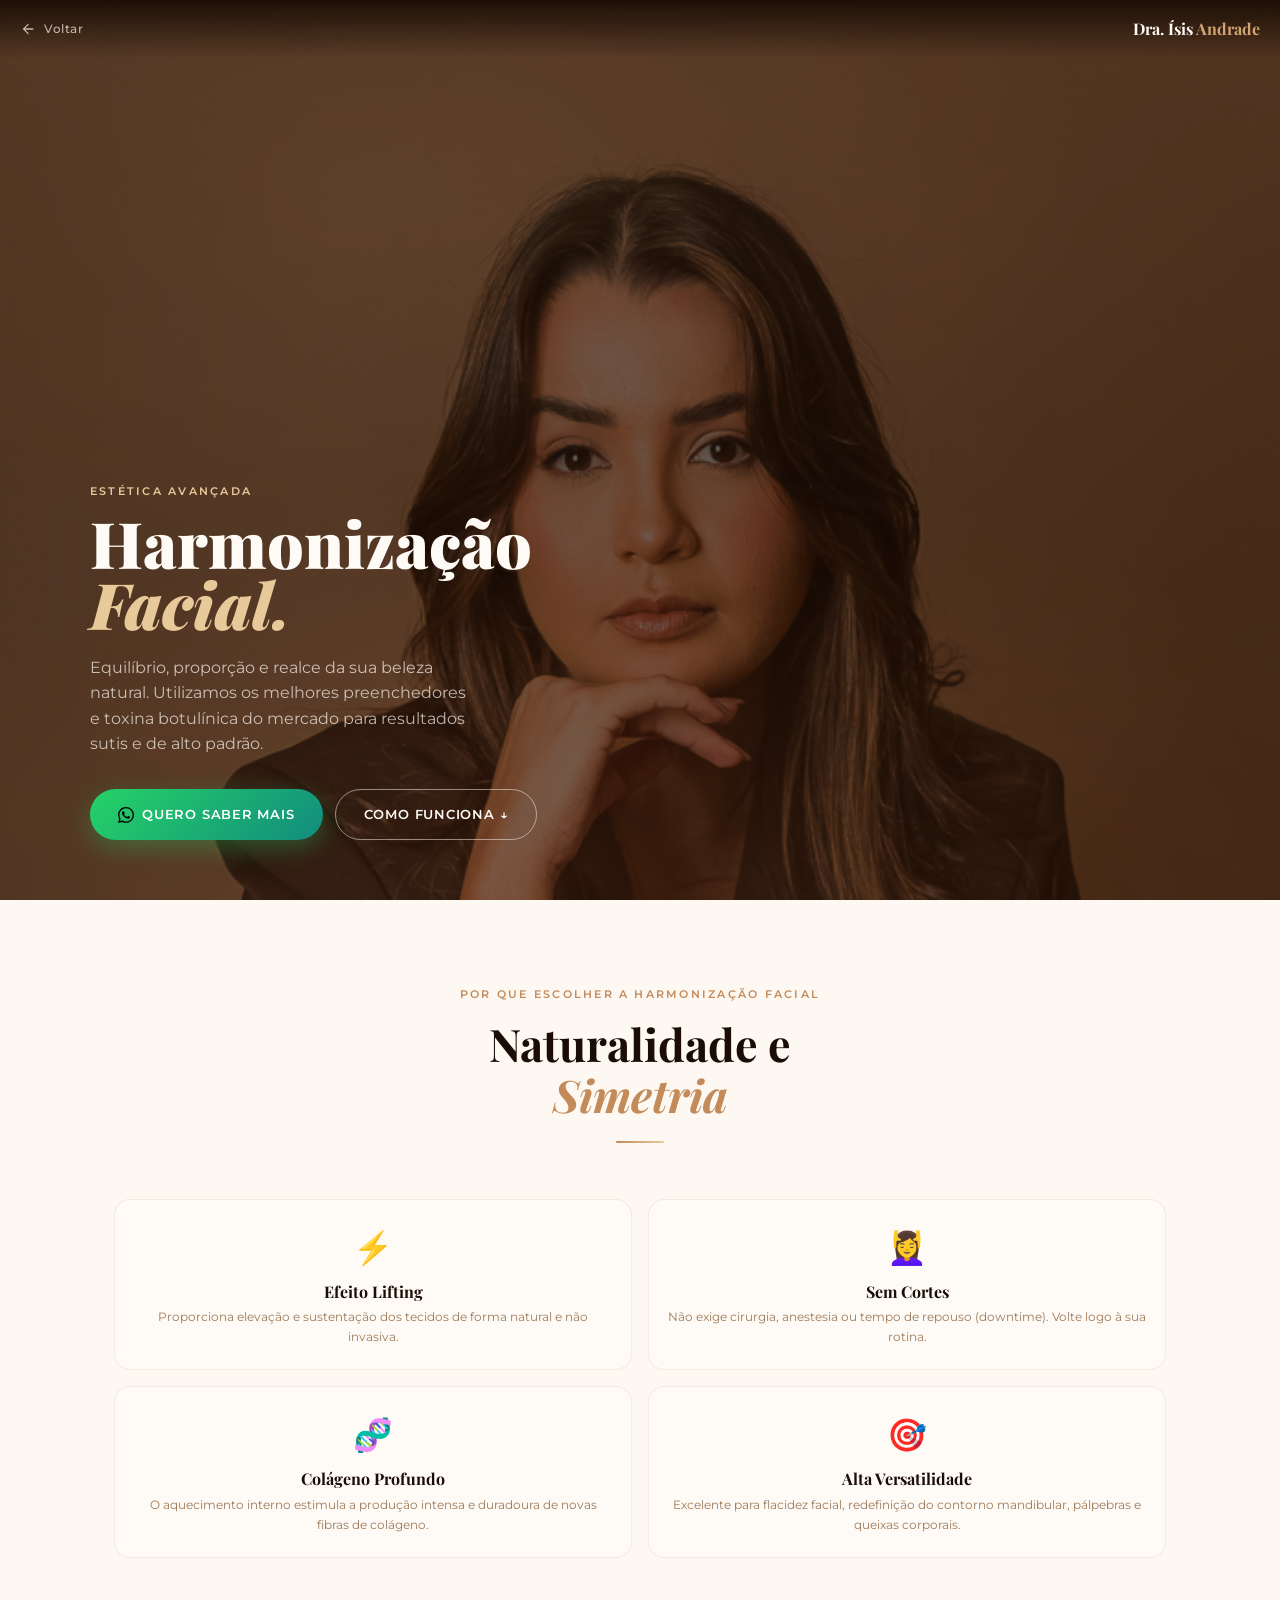
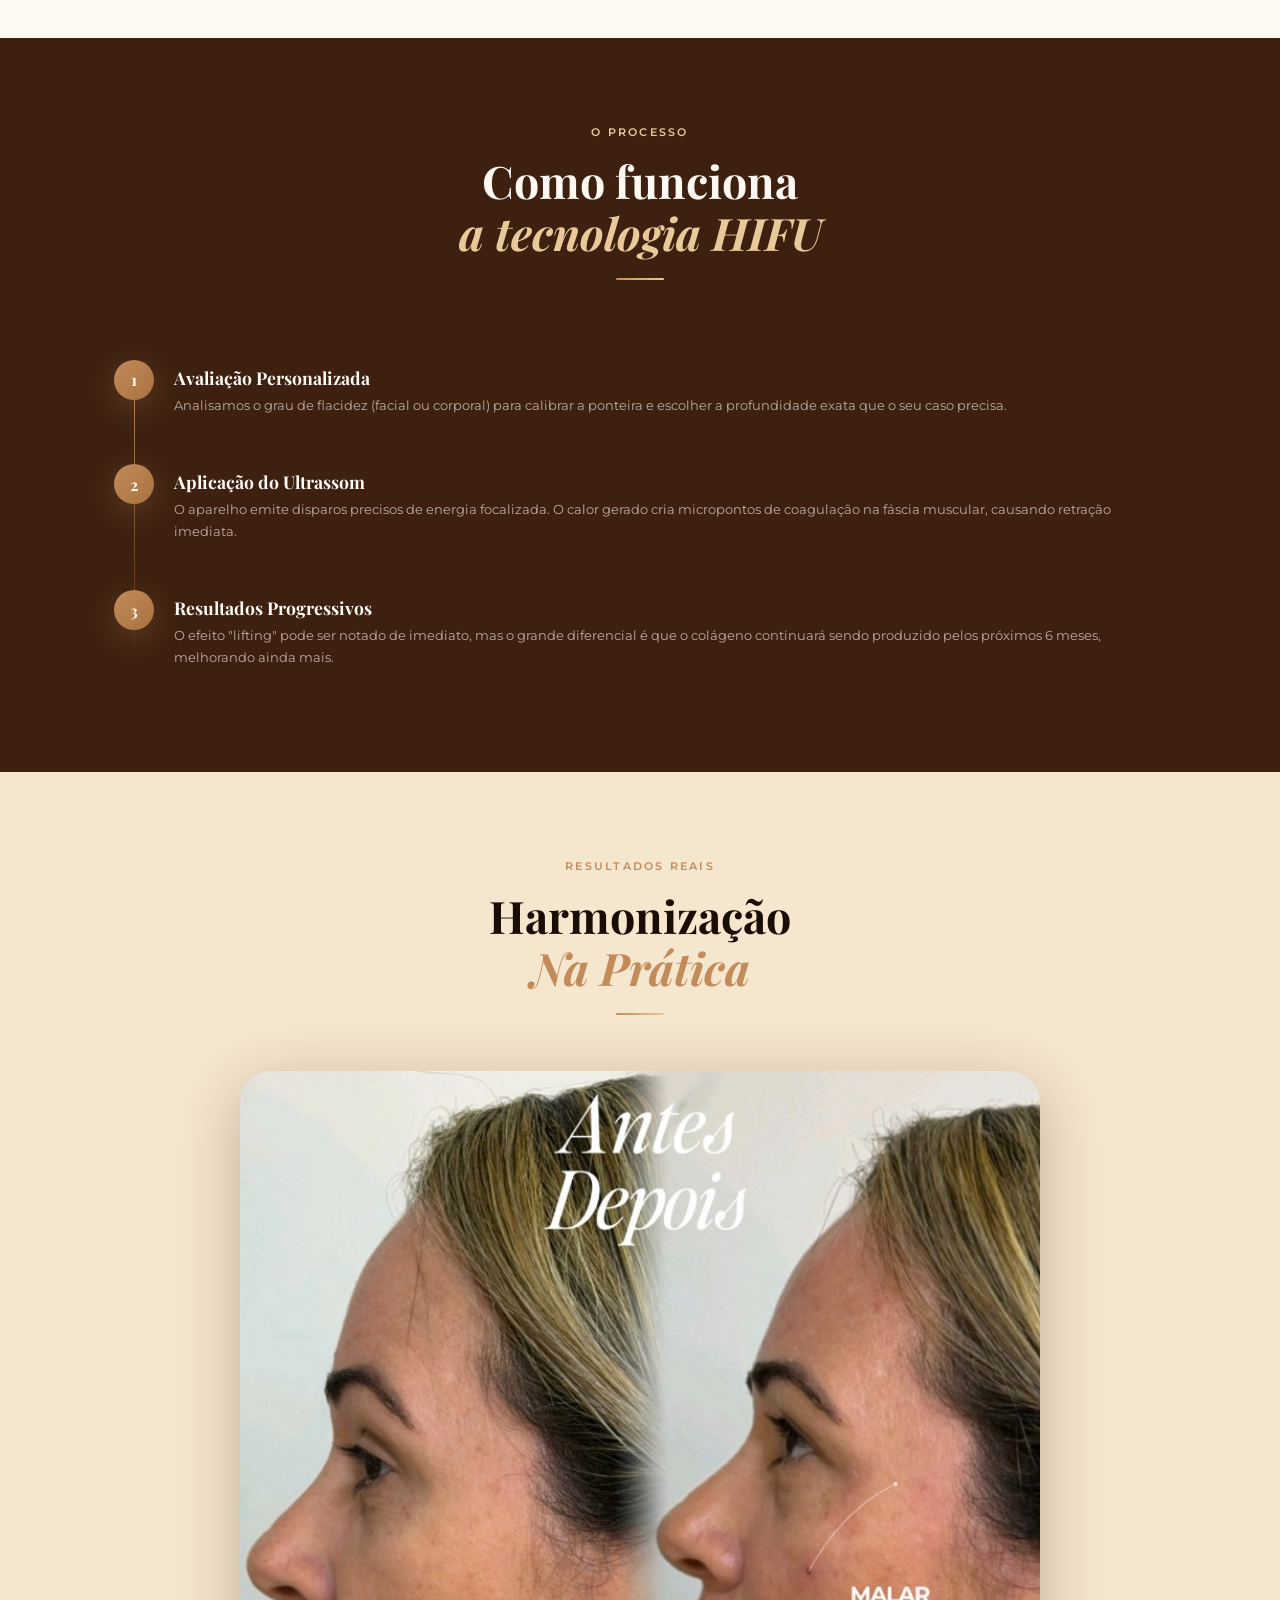
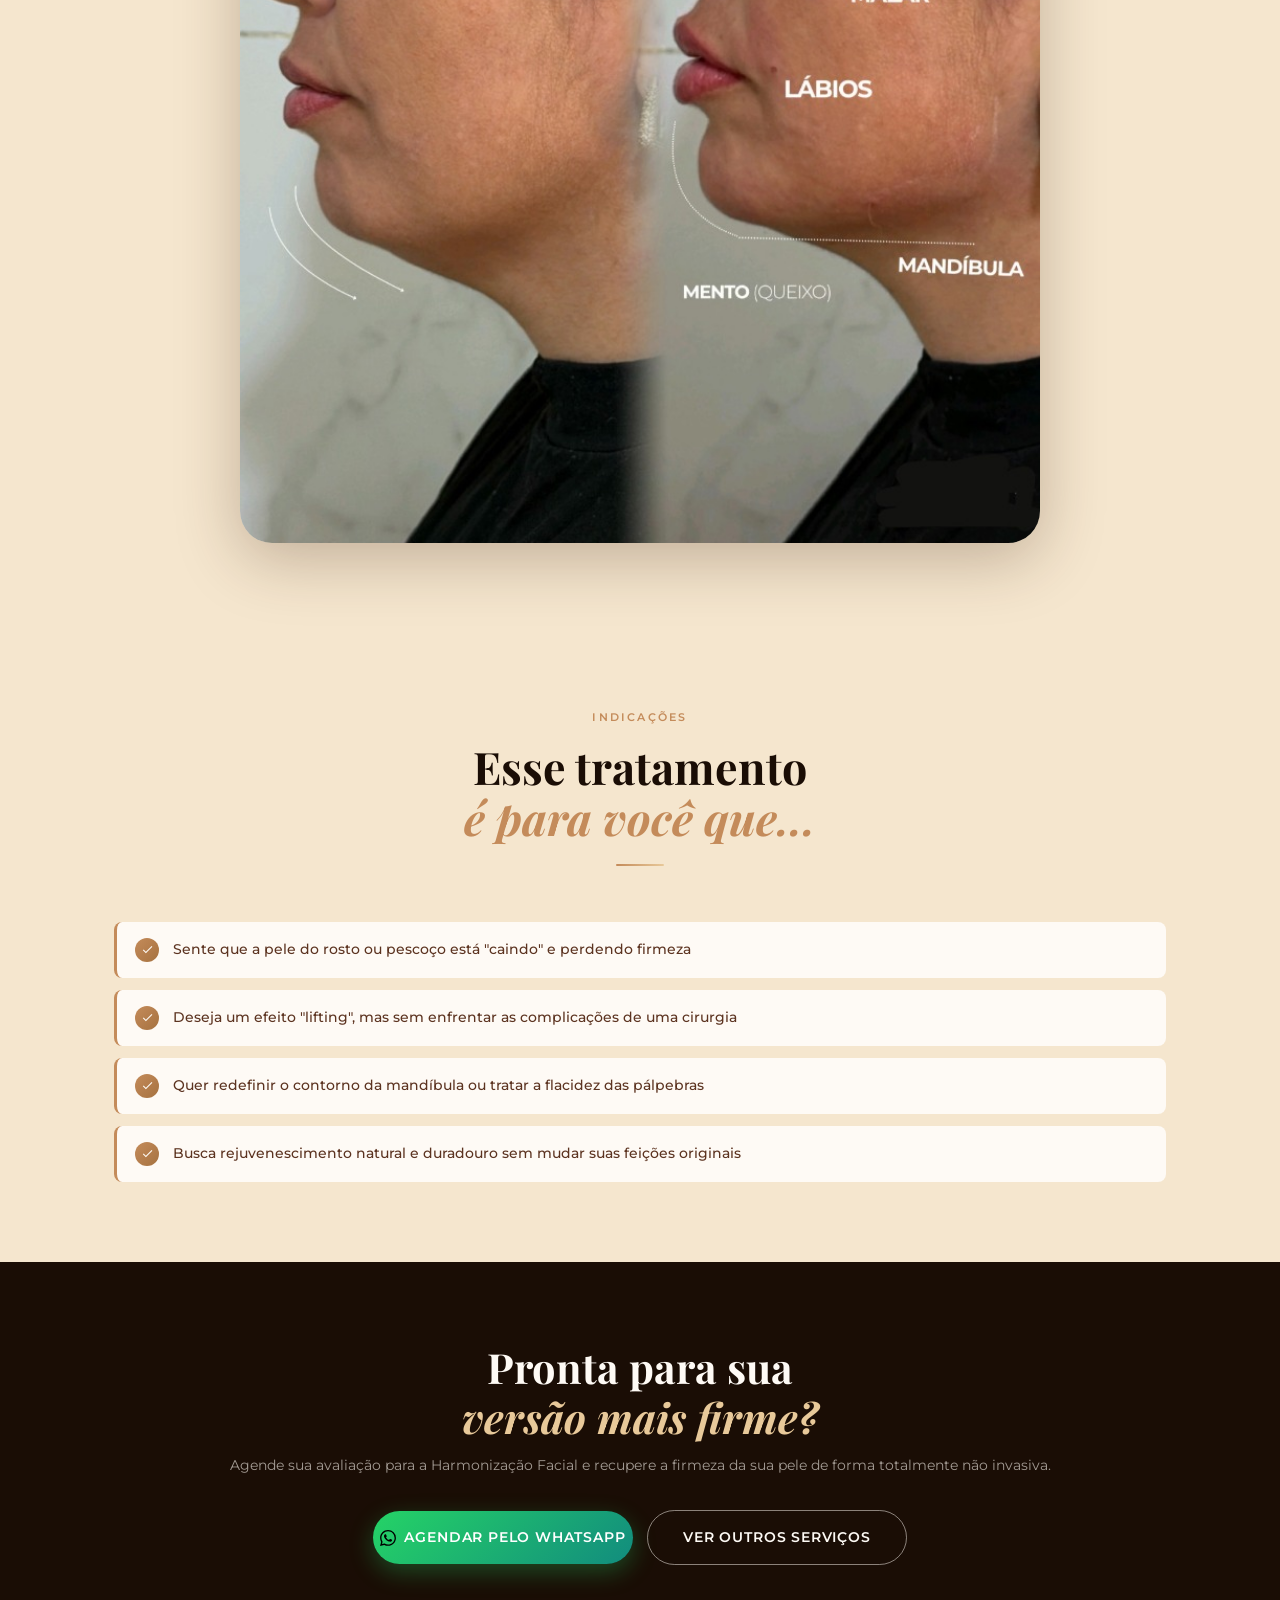
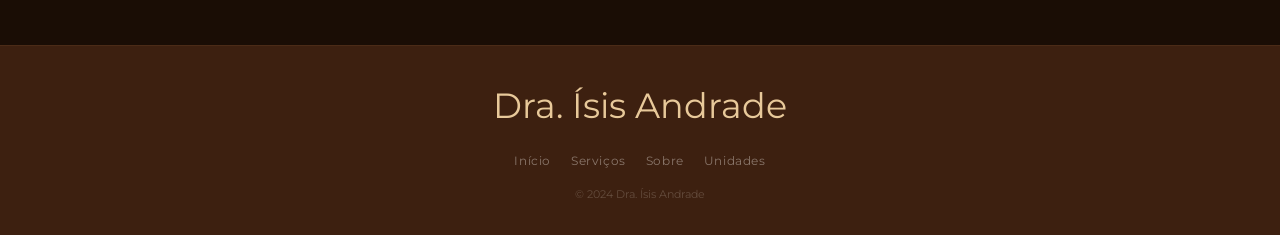
<file: harmonizacao-facial/index.html>
<!DOCTYPE html>
<html lang="pt-BR">
<head>
  <meta charset="UTF-8">
  <meta name="viewport" content="width=device-width, initial-scale=1.0">
  <title>Harmonização Facial | Dra. Ísis Andrade — Lifting sem cortes em Recife</title>
  <meta name="description" content="Harmonização Facial com a Dra. Ísis Andrade. Preenchimento, toxina botulínica e reestruturação facial com tratamento de flacidez. Agende em Recife.">
  <meta property="og:title" content="Harmonização Facial — Dra. Ísis Andrade">
  <meta property="og:description" content="Resultados naturais e elegantes em preenchimento e toxina botulínica.">
  <meta name="theme-color" content="#3D2010">
  <link rel="preconnect" href="https://fonts.googleapis.com">
  <link rel="preconnect" href="https://fonts.gstatic.com" crossorigin>
  <link href="https://fonts.googleapis.com/css2?family=Playfair+Display:ital,wght@0,400;0,600;0,700;0,800;0,900;1,400;1,600;1,700&family=Montserrat:wght@300;400;500;600;700&family=Pinyon+Script&display=swap" rel="stylesheet">
  <link rel="stylesheet" href="../css/style.css">
  <link rel="stylesheet" href="../css/service.css">

  <link rel="icon" type="image/png" href="/favicon-96x96.png" sizes="96x96">
  <link rel="shortcut icon" href="/favicon.ico">
  <link rel="apple-touch-icon" sizes="180x180" href="/apple-touch-icon.png">
  <meta name="apple-mobile-web-app-title" content="Dra. Ísis">
  <link rel="manifest" href="/site.webmanifest">

<!-- Google tag (gtag.js) -->
<script async src="https://www.googletagmanager.com/gtag/js?id=AW-11051005989"></script>
<script>
  window.dataLayer = window.dataLayer || [];
  function gtag(){dataLayer.push(arguments);}
  gtag('js', new Date());

  gtag('config', 'AW-11051005989');
</script>
  <script src="https://metrics.app.br/track.js" data-metrics="90c06334-b7a6-4c51-a132-1f77a3c645e3" data-metrics-auto></script>
</head>
<body>

  <!-- Back Nav -->
  <nav class="back-nav" aria-label="Navegação do site">
    <a href="../" class="back-nav__btn" id="back-home-ultramed-btn">
      <svg viewBox="0 0 24 24"><path d="M20 11H7.83l5.59-5.59L12 4l-8 8 8 8 1.41-1.41L7.83 13H20v-2z"/></svg>
      Voltar
    </a>
    <span class="back-nav__logo">Dra. Ísis <span>Andrade</span></span>
  </nav>

  <!-- ===== HERO ===== -->
  <section class="service-hero" id="topo">
    <div class="service-hero__bg"></div>
    <img src="../assets/images/dra-isis-perfil.png"
         alt="Dra. Ísis Andrade — Harmonização Facial"
         class="service-hero__image"
         id="service-hero-img-ultramed">
    <div class="service-hero__content container--wide">
      <p class="service-hero__label label label--light">Estética Avançada</p>
      <h1 class="service-hero__title">
        Harmonização
        <em>Facial.</em>
      </h1>
      <p class="service-hero__subtitle">
        Equilíbrio, proporção e realce da sua beleza natural. Utilizamos os melhores preenchedores e toxina botulínica do mercado para resultados sutis e de alto padrão.
      </p>
      <div class="service-hero__actions">
        <a href="https://wa.me/5581999978365?text=Olá%20Dra.%20Ísis!%20Vim%20pelo%20seu%20site%20e%20tenho%20interesse%20no%20UltraMed%20(Lifting%20sem%20cortes).%20Pode%20me%20contar%20mais?"
           target="_blank" rel="noopener"
           class="btn btn--whatsapp"
           id="hero-wa-ultramed-btn">
          <svg viewBox="0 0 24 24"><path d="M17.472 14.382c-.297-.149-1.758-.867-2.03-.967-.273-.099-.471-.148-.67.15-.197.297-.767.966-.94 1.164-.173.199-.347.223-.644.075-.297-.15-1.255-.463-2.39-1.475-.883-.788-1.48-1.761-1.653-2.059-.173-.297-.018-.458.13-.606.134-.133.298-.347.446-.52.149-.174.198-.298.298-.497.099-.198.05-.371-.025-.52-.075-.149-.669-1.612-.916-2.207-.242-.579-.487-.5-.669-.51-.173-.008-.371-.01-.57-.01-.198 0-.52.074-.792.372-.272.297-1.04 1.016-1.04 2.479 0 1.462 1.065 2.875 1.213 3.074.149.198 2.096 3.2 5.077 4.487.709.306 1.262.489 1.694.625.712.227 1.36.195 1.871.118.571-.085 1.758-.719 2.006-1.413.248-.694.248-1.289.173-1.413-.074-.124-.272-.198-.57-.347m-5.421 7.403h-.004a9.87 9.87 0 01-5.031-1.378l-.361-.214-3.741.982.998-3.648-.235-.374a9.86 9.86 0 01-1.51-5.26c.001-5.45 4.436-9.884 9.888-9.884 2.64 0 5.122 1.03 6.988 2.898a9.825 9.825 0 012.893 6.994c-.003 5.45-4.437 9.884-9.885 9.884m8.413-18.297A11.815 11.815 0 0012.05 0C5.495 0 .16 5.335.157 11.892c0 2.096.547 4.142 1.588 5.945L.057 24l6.305-1.654a11.882 11.882 0 005.683 1.448h.005c6.554 0 11.89-5.335 11.893-11.893a11.821 11.821 0 00-3.48-8.413z"/></svg>
          Quero Saber Mais
        </a>
        <a href="#como-funciona" class="btn btn--outline-light" id="saiba-mais-ultramed-btn">
          Como Funciona ↓
        </a>
      </div>
    </div>
  </section>

  <!-- ===== BENEFITS ===== -->
  <section class="benefits" id="beneficios">
    <div class="container--wide">
      <div class="section-header animate-on-scroll">
        <span class="label">Por que escolher a Harmonização Facial</span>
        <h2 class="section-title">
          Naturalidade e<br><em>Simetria</em>
        </h2>
        <div class="divider"></div>
      </div>
      <div class="benefits__grid">
        <div class="benefit-card animate-on-scroll">
          <span class="benefit-card__icon">⚡</span>
          <h3 class="benefit-card__title">Efeito Lifting</h3>
          <p class="benefit-card__desc">Proporciona elevação e sustentação dos tecidos de forma natural e não invasiva.</p>
        </div>
        <div class="benefit-card animate-on-scroll animate-delay-1">
          <span class="benefit-card__icon">💆‍♀️</span>
          <h3 class="benefit-card__title">Sem Cortes</h3>
          <p class="benefit-card__desc">Não exige cirurgia, anestesia ou tempo de repouso (downtime). Volte logo à sua rotina.</p>
        </div>
        <div class="benefit-card animate-on-scroll animate-delay-2">
          <span class="benefit-card__icon">🧬</span>
          <h3 class="benefit-card__title">Colágeno Profundo</h3>
          <p class="benefit-card__desc">O aquecimento interno estimula a produção intensa e duradoura de novas fibras de colágeno.</p>
        </div>
        <div class="benefit-card animate-on-scroll animate-delay-3">
          <span class="benefit-card__icon">🎯</span>
          <h3 class="benefit-card__title">Alta Versatilidade</h3>
          <p class="benefit-card__desc">Excelente para flacidez facial, redefinição do contorno mandibular, pálpebras e queixas corporais.</p>
        </div>
      </div>
    </div>
  </section>

  <!-- ===== HOW IT WORKS ===== -->
  <section class="how-it-works section--dark" id="como-funciona">
    <div class="container--wide">
      <div class="section-header animate-on-scroll">
        <span class="label label--light">O Processo</span>
        <h2 class="section-title section-title--light">
          Como funciona<br><em>a tecnologia HIFU</em>
        </h2>
        <div class="divider"></div>
      </div>

      <div class="steps">
        <div class="step animate-on-scroll">
          <div class="step__number">1</div>
          <div class="step__content">
            <h3 class="step__title">Avaliação Personalizada</h3>
            <p class="step__desc">Analisamos o grau de flacidez (facial ou corporal) para calibrar a ponteira e escolher a profundidade exata que o seu caso precisa.</p>
          </div>
        </div>
        <div class="step animate-on-scroll animate-delay-1">
          <div class="step__number">2</div>
          <div class="step__content">
            <h3 class="step__title">Aplicação do Ultrassom</h3>
            <p class="step__desc">O aparelho emite disparos precisos de energia focalizada. O calor gerado cria micropontos de coagulação na fáscia muscular, causando retração imediata.</p>
          </div>
        </div>
        <div class="step animate-on-scroll animate-delay-2">
          <div class="step__number">3</div>
          <div class="step__content">
            <h3 class="step__title">Resultados Progressivos</h3>
            <p class="step__desc">O efeito "lifting" pode ser notado de imediato, mas o grande diferencial é que o colágeno continuará sendo produzido pelos próximos 6 meses, melhorando ainda mais.</p>
          </div>
        </div>
      </div>
    </div>
  </section>

  
  <!-- ===== ANTES E DEPOIS ===== -->
  <section class="before-after" id="resultados" style="background: var(--cream); padding: 80px 0;">
    <div class="container--wide">
      <div class="section-header animate-on-scroll">
        <span class="label">Resultados Reais</span>
        <h2 class="section-title">
          Harmonização<br><em>Na Prática</em>
        </h2>
        <div class="divider"></div>
      </div>
      
      <div style="max-width: 800px; margin: 0 auto; border-radius: var(--radius-lg); overflow: hidden; box-shadow: var(--shadow-strong); position: relative;">
        <img src="../assets/images/harmonizacao_facial_antes_depois.jpg" alt="Antes e Depois Harmonização Facial" style="width: 100%; display: block;">
      </div>
    </div>
  </section>

  <!-- ===== FOR WHO ===== -->
  <section class="for-who section--cream" id="para-quem">
    <div class="container--wide">
      <div class="section-header animate-on-scroll">
        <span class="label">Indicações</span>
        <h2 class="section-title">
          Esse tratamento<br><em>é para você que...</em>
        </h2>
        <div class="divider"></div>
      </div>
      <ul class="for-who__list">
        <li class="for-who__item animate-on-scroll">
          <div class="for-who__check">
            <svg viewBox="0 0 24 24"><path d="M9 16.17L4.83 12l-1.42 1.41L9 19 21 7l-1.41-1.41z"/></svg>
          </div>
          <span class="for-who__text">Sente que a pele do rosto ou pescoço está "caindo" e perdendo firmeza</span>
        </li>
        <li class="for-who__item animate-on-scroll animate-delay-1">
          <div class="for-who__check">
            <svg viewBox="0 0 24 24"><path d="M9 16.17L4.83 12l-1.42 1.41L9 19 21 7l-1.41-1.41z"/></svg>
          </div>
          <span class="for-who__text">Deseja um efeito "lifting", mas sem enfrentar as complicações de uma cirurgia</span>
        </li>
        <li class="for-who__item animate-on-scroll animate-delay-2">
          <div class="for-who__check">
            <svg viewBox="0 0 24 24"><path d="M9 16.17L4.83 12l-1.42 1.41L9 19 21 7l-1.41-1.41z"/></svg>
          </div>
          <span class="for-who__text">Quer redefinir o contorno da mandíbula ou tratar a flacidez das pálpebras</span>
        </li>
        <li class="for-who__item animate-on-scroll animate-delay-3">
          <div class="for-who__check">
            <svg viewBox="0 0 24 24"><path d="M9 16.17L4.83 12l-1.42 1.41L9 19 21 7l-1.41-1.41z"/></svg>
          </div>
          <span class="for-who__text">Busca rejuvenescimento natural e duradouro sem mudar suas feições originais</span>
        </li>
      </ul>
    </div>
  </section>

  <!-- ===== CTA ===== -->
  <section class="service-cta section--darker" id="agendar">
    <div class="container--wide">
      <div class="animate-on-scroll">
        <h2 class="service-cta__title">
          Pronta para sua<br><em>versão mais firme?</em>
        </h2>
        <p class="service-cta__sub">
          Agende sua avaliação para a Harmonização Facial e recupere a firmeza da sua pele de forma totalmente não invasiva.
        </p>
        <div class="service-cta__actions">
          <a href="https://wa.me/5581999978365?text=Olá%20Dra.%20Ísis!%20Vim%20pelo%20seu%20site%20e%20quero%20agendar%20minha%20avaliação%20para%20o%20UltraMed!"
             target="_blank" rel="noopener"
             class="btn btn--whatsapp"
             id="cta-wa-ultramed-btn">
            <svg viewBox="0 0 24 24"><path d="M17.472 14.382c-.297-.149-1.758-.867-2.03-.967-.273-.099-.471-.148-.67.15-.197.297-.767.966-.94 1.164-.173.199-.347.223-.644.075-.297-.15-1.255-.463-2.39-1.475-.883-.788-1.48-1.761-1.653-2.059-.173-.297-.018-.458.13-.606.134-.133.298-.347.446-.52.149-.174.198-.298.298-.497.099-.198.05-.371-.025-.52-.075-.149-.669-1.612-.916-2.207-.242-.579-.487-.5-.669-.51-.173-.008-.371-.01-.57-.01-.198 0-.52.074-.792.372-.272.297-1.04 1.016-1.04 2.479 0 1.462 1.065 2.875 1.213 3.074.149.198 2.096 3.2 5.077 4.487.709.306 1.262.489 1.694.625.712.227 1.36.195 1.871.118.571-.085 1.758-.719 2.006-1.413.248-.694.248-1.289.173-1.413-.074-.124-.272-.198-.57-.347m-5.421 7.403h-.004a9.87 9.87 0 01-5.031-1.378l-.361-.214-3.741.982.998-3.648-.235-.374a9.86 9.86 0 01-1.51-5.26c.001-5.45 4.436-9.884 9.888-9.884 2.64 0 5.122 1.03 6.988 2.898a9.825 9.825 0 012.893 6.994c-.003 5.45-4.437 9.884-9.885 9.884m8.413-18.297A11.815 11.815 0 0012.05 0C5.495 0 .16 5.335.157 11.892c0 2.096.547 4.142 1.588 5.945L.057 24l6.305-1.654a11.882 11.882 0 005.683 1.448h.005c6.554 0 11.89-5.335 11.893-11.893a11.821 11.821 0 00-3.48-8.413z"/></svg>
            Agendar pelo WhatsApp
          </a>
          <a href="../" class="btn btn--outline-light" id="ver-outros-btn">
            Ver outros serviços
          </a>
        </div>
      </div>
    </div>
  </section>

  <!-- Footer Nav -->
  <footer class="service-footer-nav">
    <div class="container--wide">
      <div class="service-footer-nav__inner">
        <div class="service-footer-nav__logo">Dra. Ísis <span>Andrade</span></div>
        <nav class="service-footer-nav__links">
          <a href="../" class="service-footer-nav__link">Início</a>
          <a href="../#servicos" class="service-footer-nav__link">Serviços</a>
          <a href="../#sobre" class="service-footer-nav__link">Sobre</a>
          <a href="../#unidades" class="service-footer-nav__link">Unidades</a>
        </nav>
        <p class="service-footer-nav__copy">© 2024 Dra. Ísis Andrade</p>
      </div>
    </div>
  </footer>

  <script src="../js/main.js"></script>

<!-- WhatsApp Conversion Tracking (Google Ads) -->
<script>
  document.addEventListener('click', function (event) {
    var link = event.target.closest('a');
    if (!link) return;
    var href = link.getAttribute('href') || '';
    var isWhatsApp = href.includes('wa.me') || href.includes('api.whatsapp.com');
    if (isWhatsApp && typeof gtag === 'function') {
      gtag('event', 'conversion', {
        'send_to': 'AW-11051005989/I5JMCNSbtcQcEKXww5Up'
      });
    }
  });
</script>
</body>
</html>
</file>
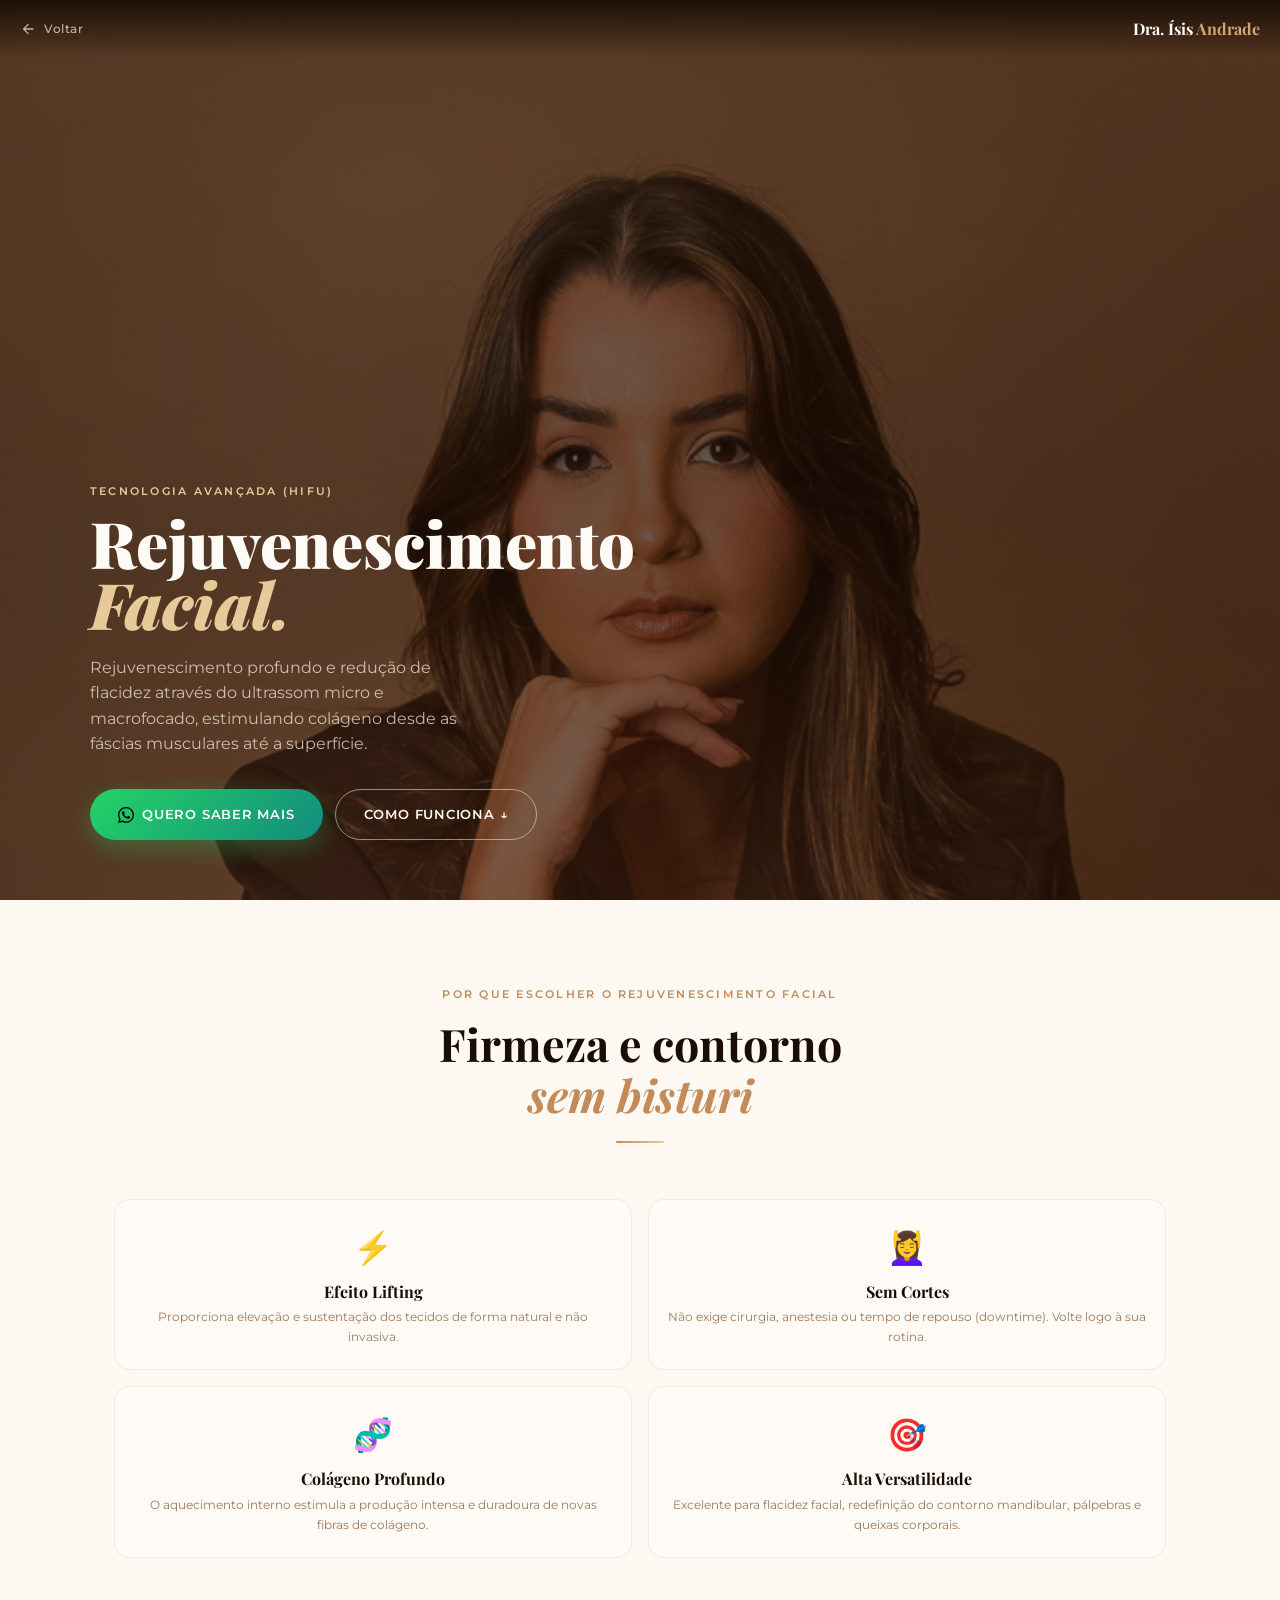
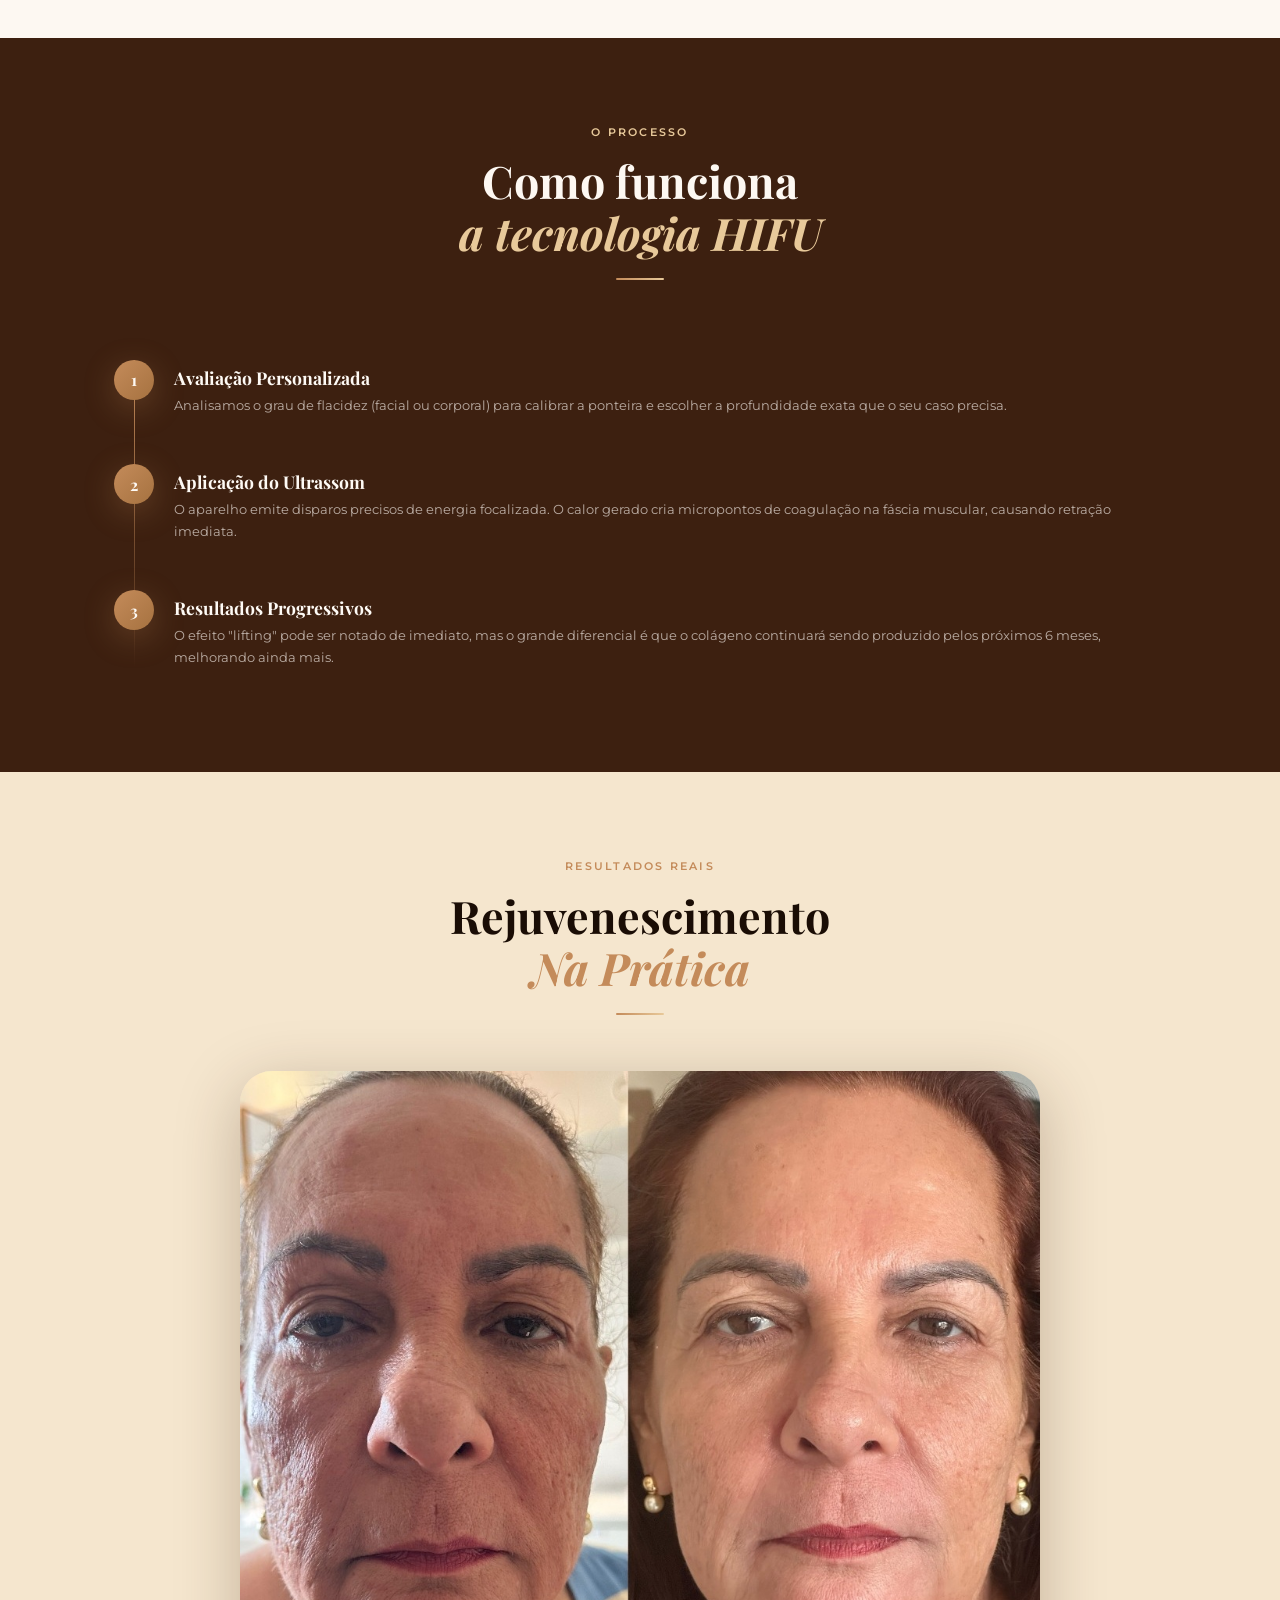
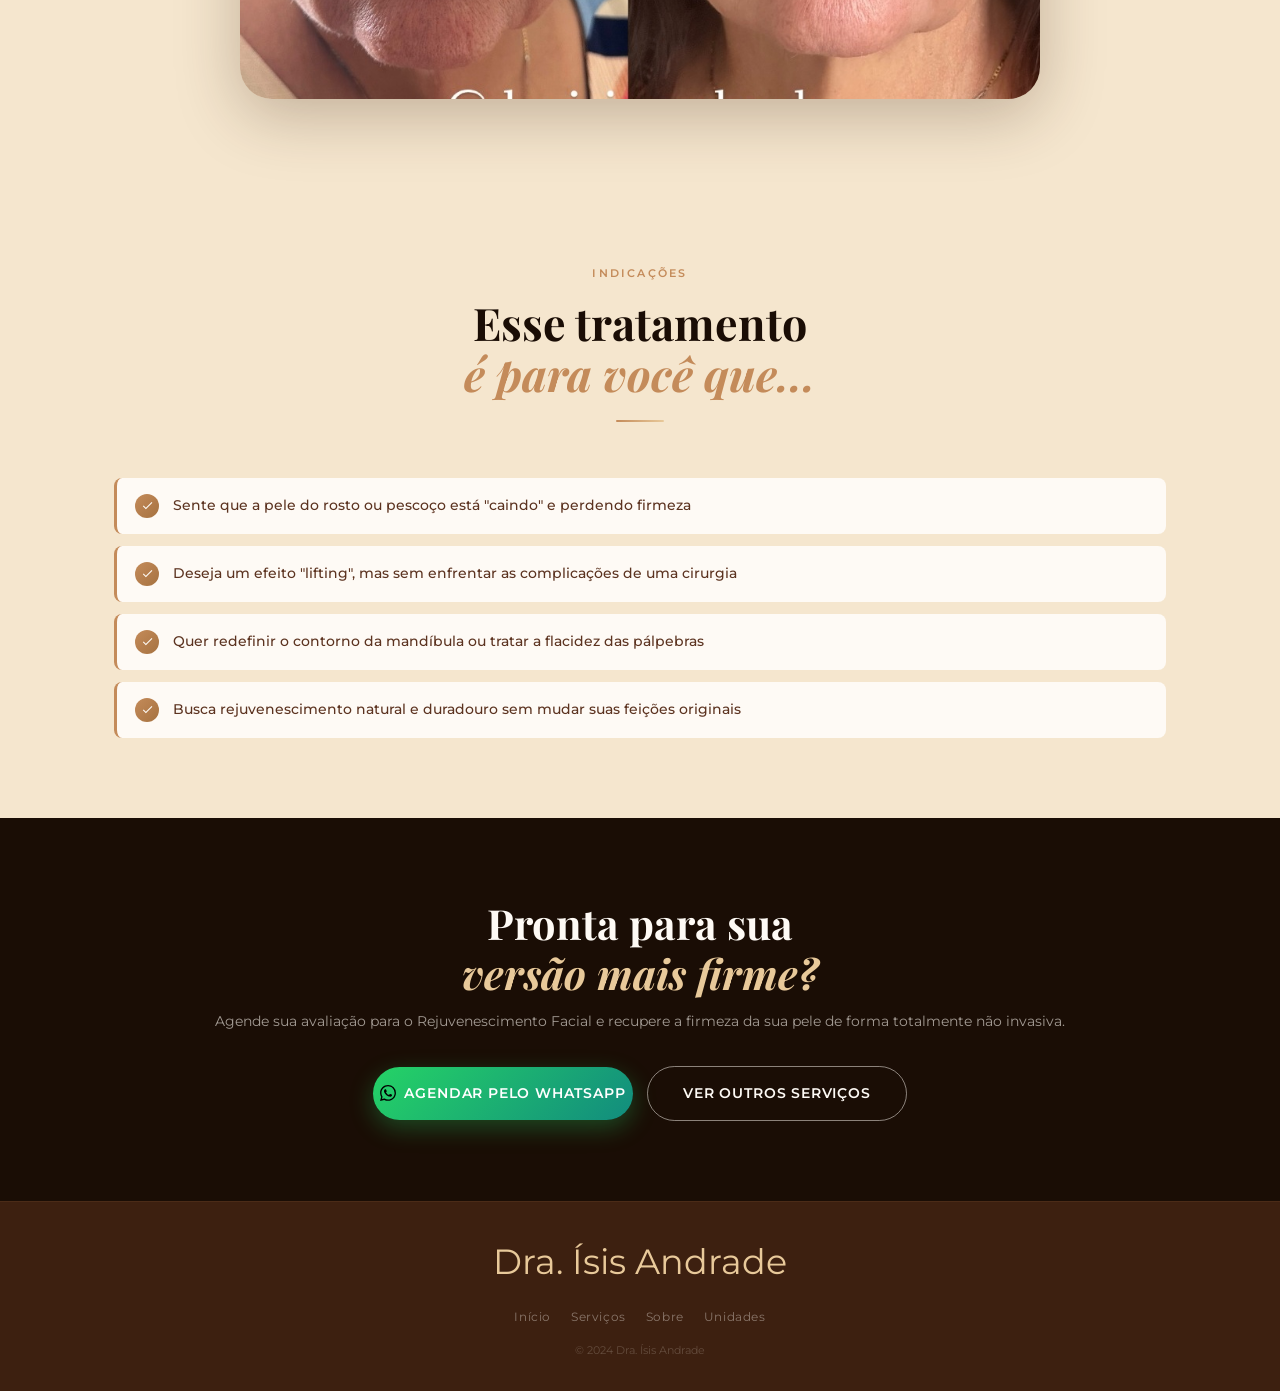
<file: rejuvenescimento-facial/index.html>
<!DOCTYPE html>
<html lang="pt-BR">
<head>
  <meta charset="UTF-8">
  <meta name="viewport" content="width=device-width, initial-scale=1.0">
  <title>Rejuvenescimento Facial | Dra. Ísis Andrade — Lifting sem cortes em Recife</title>
  <meta name="description" content="Rejuvenescimento Facial com a Dra. Ísis Andrade. Tratamentos para flacidez e renovação da pele e tratamento de flacidez. Agende em Recife.">
  <meta property="og:title" content="Rejuvenescimento Facial — Dra. Ísis Andrade">
  <meta property="og:description" content="Tecnologia e expertise para uma pele firme, iluminada e jovem.">
  <meta name="theme-color" content="#3D2010">
  <link rel="preconnect" href="https://fonts.googleapis.com">
  <link rel="preconnect" href="https://fonts.gstatic.com" crossorigin>
  <link href="https://fonts.googleapis.com/css2?family=Playfair+Display:ital,wght@0,400;0,600;0,700;0,800;0,900;1,400;1,600;1,700&family=Montserrat:wght@300;400;500;600;700&family=Pinyon+Script&display=swap" rel="stylesheet">
  <link rel="stylesheet" href="../css/style.css">
  <link rel="stylesheet" href="../css/service.css">

  <link rel="icon" type="image/png" href="/favicon-96x96.png" sizes="96x96">
  <link rel="shortcut icon" href="/favicon.ico">
  <link rel="apple-touch-icon" sizes="180x180" href="/apple-touch-icon.png">
  <meta name="apple-mobile-web-app-title" content="Dra. Ísis">
  <link rel="manifest" href="/site.webmanifest">

<!-- Google tag (gtag.js) -->
<script async src="https://www.googletagmanager.com/gtag/js?id=AW-11051005989"></script>
<script>
  window.dataLayer = window.dataLayer || [];
  function gtag(){dataLayer.push(arguments);}
  gtag('js', new Date());

  gtag('config', 'AW-11051005989');
</script>
  <script src="https://metrics.app.br/track.js" data-metrics="90c06334-b7a6-4c51-a132-1f77a3c645e3" data-metrics-auto></script>
</head>
<body>

  <!-- Back Nav -->
  <nav class="back-nav" aria-label="Navegação do site">
    <a href="../" class="back-nav__btn" id="back-home-ultramed-btn">
      <svg viewBox="0 0 24 24"><path d="M20 11H7.83l5.59-5.59L12 4l-8 8 8 8 1.41-1.41L7.83 13H20v-2z"/></svg>
      Voltar
    </a>
    <span class="back-nav__logo">Dra. Ísis <span>Andrade</span></span>
  </nav>

  <!-- ===== HERO ===== -->
  <section class="service-hero" id="topo">
    <div class="service-hero__bg"></div>
    <img src="../assets/images/dra-isis-perfil.png"
         alt="Dra. Ísis Andrade — Rejuvenescimento Facial"
         class="service-hero__image"
         id="service-hero-img-ultramed">
    <div class="service-hero__content container--wide">
      <p class="service-hero__label label label--light">Tecnologia Avançada (HIFU)</p>
      <h1 class="service-hero__title">
        Rejuvenescimento
        <em>Facial.</em>
      </h1>
      <p class="service-hero__subtitle">
        Rejuvenescimento profundo e redução de flacidez através do ultrassom micro e macrofocado, estimulando colágeno desde as fáscias musculares até a superfície.
      </p>
      <div class="service-hero__actions">
        <a href="https://wa.me/5581999978365?text=Olá%20Dra.%20Ísis!%20Vim%20pelo%20seu%20site%20e%20tenho%20interesse%20no%20UltraMed%20(Lifting%20sem%20cortes).%20Pode%20me%20contar%20mais?"
           target="_blank" rel="noopener"
           class="btn btn--whatsapp"
           id="hero-wa-ultramed-btn">
          <svg viewBox="0 0 24 24"><path d="M17.472 14.382c-.297-.149-1.758-.867-2.03-.967-.273-.099-.471-.148-.67.15-.197.297-.767.966-.94 1.164-.173.199-.347.223-.644.075-.297-.15-1.255-.463-2.39-1.475-.883-.788-1.48-1.761-1.653-2.059-.173-.297-.018-.458.13-.606.134-.133.298-.347.446-.52.149-.174.198-.298.298-.497.099-.198.05-.371-.025-.52-.075-.149-.669-1.612-.916-2.207-.242-.579-.487-.5-.669-.51-.173-.008-.371-.01-.57-.01-.198 0-.52.074-.792.372-.272.297-1.04 1.016-1.04 2.479 0 1.462 1.065 2.875 1.213 3.074.149.198 2.096 3.2 5.077 4.487.709.306 1.262.489 1.694.625.712.227 1.36.195 1.871.118.571-.085 1.758-.719 2.006-1.413.248-.694.248-1.289.173-1.413-.074-.124-.272-.198-.57-.347m-5.421 7.403h-.004a9.87 9.87 0 01-5.031-1.378l-.361-.214-3.741.982.998-3.648-.235-.374a9.86 9.86 0 01-1.51-5.26c.001-5.45 4.436-9.884 9.888-9.884 2.64 0 5.122 1.03 6.988 2.898a9.825 9.825 0 012.893 6.994c-.003 5.45-4.437 9.884-9.885 9.884m8.413-18.297A11.815 11.815 0 0012.05 0C5.495 0 .16 5.335.157 11.892c0 2.096.547 4.142 1.588 5.945L.057 24l6.305-1.654a11.882 11.882 0 005.683 1.448h.005c6.554 0 11.89-5.335 11.893-11.893a11.821 11.821 0 00-3.48-8.413z"/></svg>
          Quero Saber Mais
        </a>
        <a href="#como-funciona" class="btn btn--outline-light" id="saiba-mais-ultramed-btn">
          Como Funciona ↓
        </a>
      </div>
    </div>
  </section>

  <!-- ===== BENEFITS ===== -->
  <section class="benefits" id="beneficios">
    <div class="container--wide">
      <div class="section-header animate-on-scroll">
        <span class="label">Por que escolher o Rejuvenescimento Facial</span>
        <h2 class="section-title">
          Firmeza e contorno<br><em>sem bisturi</em>
        </h2>
        <div class="divider"></div>
      </div>
      <div class="benefits__grid">
        <div class="benefit-card animate-on-scroll">
          <span class="benefit-card__icon">⚡</span>
          <h3 class="benefit-card__title">Efeito Lifting</h3>
          <p class="benefit-card__desc">Proporciona elevação e sustentação dos tecidos de forma natural e não invasiva.</p>
        </div>
        <div class="benefit-card animate-on-scroll animate-delay-1">
          <span class="benefit-card__icon">💆‍♀️</span>
          <h3 class="benefit-card__title">Sem Cortes</h3>
          <p class="benefit-card__desc">Não exige cirurgia, anestesia ou tempo de repouso (downtime). Volte logo à sua rotina.</p>
        </div>
        <div class="benefit-card animate-on-scroll animate-delay-2">
          <span class="benefit-card__icon">🧬</span>
          <h3 class="benefit-card__title">Colágeno Profundo</h3>
          <p class="benefit-card__desc">O aquecimento interno estimula a produção intensa e duradoura de novas fibras de colágeno.</p>
        </div>
        <div class="benefit-card animate-on-scroll animate-delay-3">
          <span class="benefit-card__icon">🎯</span>
          <h3 class="benefit-card__title">Alta Versatilidade</h3>
          <p class="benefit-card__desc">Excelente para flacidez facial, redefinição do contorno mandibular, pálpebras e queixas corporais.</p>
        </div>
      </div>
    </div>
  </section>

  <!-- ===== HOW IT WORKS ===== -->
  <section class="how-it-works section--dark" id="como-funciona">
    <div class="container--wide">
      <div class="section-header animate-on-scroll">
        <span class="label label--light">O Processo</span>
        <h2 class="section-title section-title--light">
          Como funciona<br><em>a tecnologia HIFU</em>
        </h2>
        <div class="divider"></div>
      </div>

      <div class="steps">
        <div class="step animate-on-scroll">
          <div class="step__number">1</div>
          <div class="step__content">
            <h3 class="step__title">Avaliação Personalizada</h3>
            <p class="step__desc">Analisamos o grau de flacidez (facial ou corporal) para calibrar a ponteira e escolher a profundidade exata que o seu caso precisa.</p>
          </div>
        </div>
        <div class="step animate-on-scroll animate-delay-1">
          <div class="step__number">2</div>
          <div class="step__content">
            <h3 class="step__title">Aplicação do Ultrassom</h3>
            <p class="step__desc">O aparelho emite disparos precisos de energia focalizada. O calor gerado cria micropontos de coagulação na fáscia muscular, causando retração imediata.</p>
          </div>
        </div>
        <div class="step animate-on-scroll animate-delay-2">
          <div class="step__number">3</div>
          <div class="step__content">
            <h3 class="step__title">Resultados Progressivos</h3>
            <p class="step__desc">O efeito "lifting" pode ser notado de imediato, mas o grande diferencial é que o colágeno continuará sendo produzido pelos próximos 6 meses, melhorando ainda mais.</p>
          </div>
        </div>
      </div>
    </div>
  </section>

  
  <!-- ===== ANTES E DEPOIS ===== -->
  <section class="before-after" id="resultados" style="background: var(--cream); padding: 80px 0;">
    <div class="container--wide">
      <div class="section-header animate-on-scroll">
        <span class="label">Resultados Reais</span>
        <h2 class="section-title">
          Rejuvenescimento<br><em>Na Prática</em>
        </h2>
        <div class="divider"></div>
      </div>
      
      <div style="max-width: 800px; margin: 0 auto; border-radius: var(--radius-lg); overflow: hidden; box-shadow: var(--shadow-strong); position: relative;">
        <img src="../assets/images/rejuvenescimento_antes_depois_cropped.jpg" alt="Antes e Depois Rejuvenescimento Facial" style="width: 100%; display: block;">
      </div>
    </div>
  </section>

  <!-- ===== FOR WHO ===== -->
  <section class="for-who section--cream" id="para-quem">
    <div class="container--wide">
      <div class="section-header animate-on-scroll">
        <span class="label">Indicações</span>
        <h2 class="section-title">
          Esse tratamento<br><em>é para você que...</em>
        </h2>
        <div class="divider"></div>
      </div>
      <ul class="for-who__list">
        <li class="for-who__item animate-on-scroll">
          <div class="for-who__check">
            <svg viewBox="0 0 24 24"><path d="M9 16.17L4.83 12l-1.42 1.41L9 19 21 7l-1.41-1.41z"/></svg>
          </div>
          <span class="for-who__text">Sente que a pele do rosto ou pescoço está "caindo" e perdendo firmeza</span>
        </li>
        <li class="for-who__item animate-on-scroll animate-delay-1">
          <div class="for-who__check">
            <svg viewBox="0 0 24 24"><path d="M9 16.17L4.83 12l-1.42 1.41L9 19 21 7l-1.41-1.41z"/></svg>
          </div>
          <span class="for-who__text">Deseja um efeito "lifting", mas sem enfrentar as complicações de uma cirurgia</span>
        </li>
        <li class="for-who__item animate-on-scroll animate-delay-2">
          <div class="for-who__check">
            <svg viewBox="0 0 24 24"><path d="M9 16.17L4.83 12l-1.42 1.41L9 19 21 7l-1.41-1.41z"/></svg>
          </div>
          <span class="for-who__text">Quer redefinir o contorno da mandíbula ou tratar a flacidez das pálpebras</span>
        </li>
        <li class="for-who__item animate-on-scroll animate-delay-3">
          <div class="for-who__check">
            <svg viewBox="0 0 24 24"><path d="M9 16.17L4.83 12l-1.42 1.41L9 19 21 7l-1.41-1.41z"/></svg>
          </div>
          <span class="for-who__text">Busca rejuvenescimento natural e duradouro sem mudar suas feições originais</span>
        </li>
      </ul>
    </div>
  </section>

  <!-- ===== CTA ===== -->
  <section class="service-cta section--darker" id="agendar">
    <div class="container--wide">
      <div class="animate-on-scroll">
        <h2 class="service-cta__title">
          Pronta para sua<br><em>versão mais firme?</em>
        </h2>
        <p class="service-cta__sub">
          Agende sua avaliação para o Rejuvenescimento Facial e recupere a firmeza da sua pele de forma totalmente não invasiva.
        </p>
        <div class="service-cta__actions">
          <a href="https://wa.me/5581999978365?text=Olá%20Dra.%20Ísis!%20Vim%20pelo%20seu%20site%20e%20quero%20agendar%20minha%20avaliação%20para%20o%20UltraMed!"
             target="_blank" rel="noopener"
             class="btn btn--whatsapp"
             id="cta-wa-ultramed-btn">
            <svg viewBox="0 0 24 24"><path d="M17.472 14.382c-.297-.149-1.758-.867-2.03-.967-.273-.099-.471-.148-.67.15-.197.297-.767.966-.94 1.164-.173.199-.347.223-.644.075-.297-.15-1.255-.463-2.39-1.475-.883-.788-1.48-1.761-1.653-2.059-.173-.297-.018-.458.13-.606.134-.133.298-.347.446-.52.149-.174.198-.298.298-.497.099-.198.05-.371-.025-.52-.075-.149-.669-1.612-.916-2.207-.242-.579-.487-.5-.669-.51-.173-.008-.371-.01-.57-.01-.198 0-.52.074-.792.372-.272.297-1.04 1.016-1.04 2.479 0 1.462 1.065 2.875 1.213 3.074.149.198 2.096 3.2 5.077 4.487.709.306 1.262.489 1.694.625.712.227 1.36.195 1.871.118.571-.085 1.758-.719 2.006-1.413.248-.694.248-1.289.173-1.413-.074-.124-.272-.198-.57-.347m-5.421 7.403h-.004a9.87 9.87 0 01-5.031-1.378l-.361-.214-3.741.982.998-3.648-.235-.374a9.86 9.86 0 01-1.51-5.26c.001-5.45 4.436-9.884 9.888-9.884 2.64 0 5.122 1.03 6.988 2.898a9.825 9.825 0 012.893 6.994c-.003 5.45-4.437 9.884-9.885 9.884m8.413-18.297A11.815 11.815 0 0012.05 0C5.495 0 .16 5.335.157 11.892c0 2.096.547 4.142 1.588 5.945L.057 24l6.305-1.654a11.882 11.882 0 005.683 1.448h.005c6.554 0 11.89-5.335 11.893-11.893a11.821 11.821 0 00-3.48-8.413z"/></svg>
            Agendar pelo WhatsApp
          </a>
          <a href="../" class="btn btn--outline-light" id="ver-outros-btn">
            Ver outros serviços
          </a>
        </div>
      </div>
    </div>
  </section>

  <!-- Footer Nav -->
  <footer class="service-footer-nav">
    <div class="container--wide">
      <div class="service-footer-nav__inner">
        <div class="service-footer-nav__logo">Dra. Ísis <span>Andrade</span></div>
        <nav class="service-footer-nav__links">
          <a href="../" class="service-footer-nav__link">Início</a>
          <a href="../#servicos" class="service-footer-nav__link">Serviços</a>
          <a href="../#sobre" class="service-footer-nav__link">Sobre</a>
          <a href="../#unidades" class="service-footer-nav__link">Unidades</a>
        </nav>
        <p class="service-footer-nav__copy">© 2024 Dra. Ísis Andrade</p>
      </div>
    </div>
  </footer>

  <script src="../js/main.js"></script>

<!-- WhatsApp Conversion Tracking (Google Ads) -->
<script>
  document.addEventListener('click', function (event) {
    var link = event.target.closest('a');
    if (!link) return;
    var href = link.getAttribute('href') || '';
    var isWhatsApp = href.includes('wa.me') || href.includes('api.whatsapp.com');
    if (isWhatsApp && typeof gtag === 'function') {
      gtag('event', 'conversion', {
        'send_to': 'AW-11051005989/I5JMCNSbtcQcEKXww5Up'
      });
    }
  });
</script>
</body>
</html>
</file>
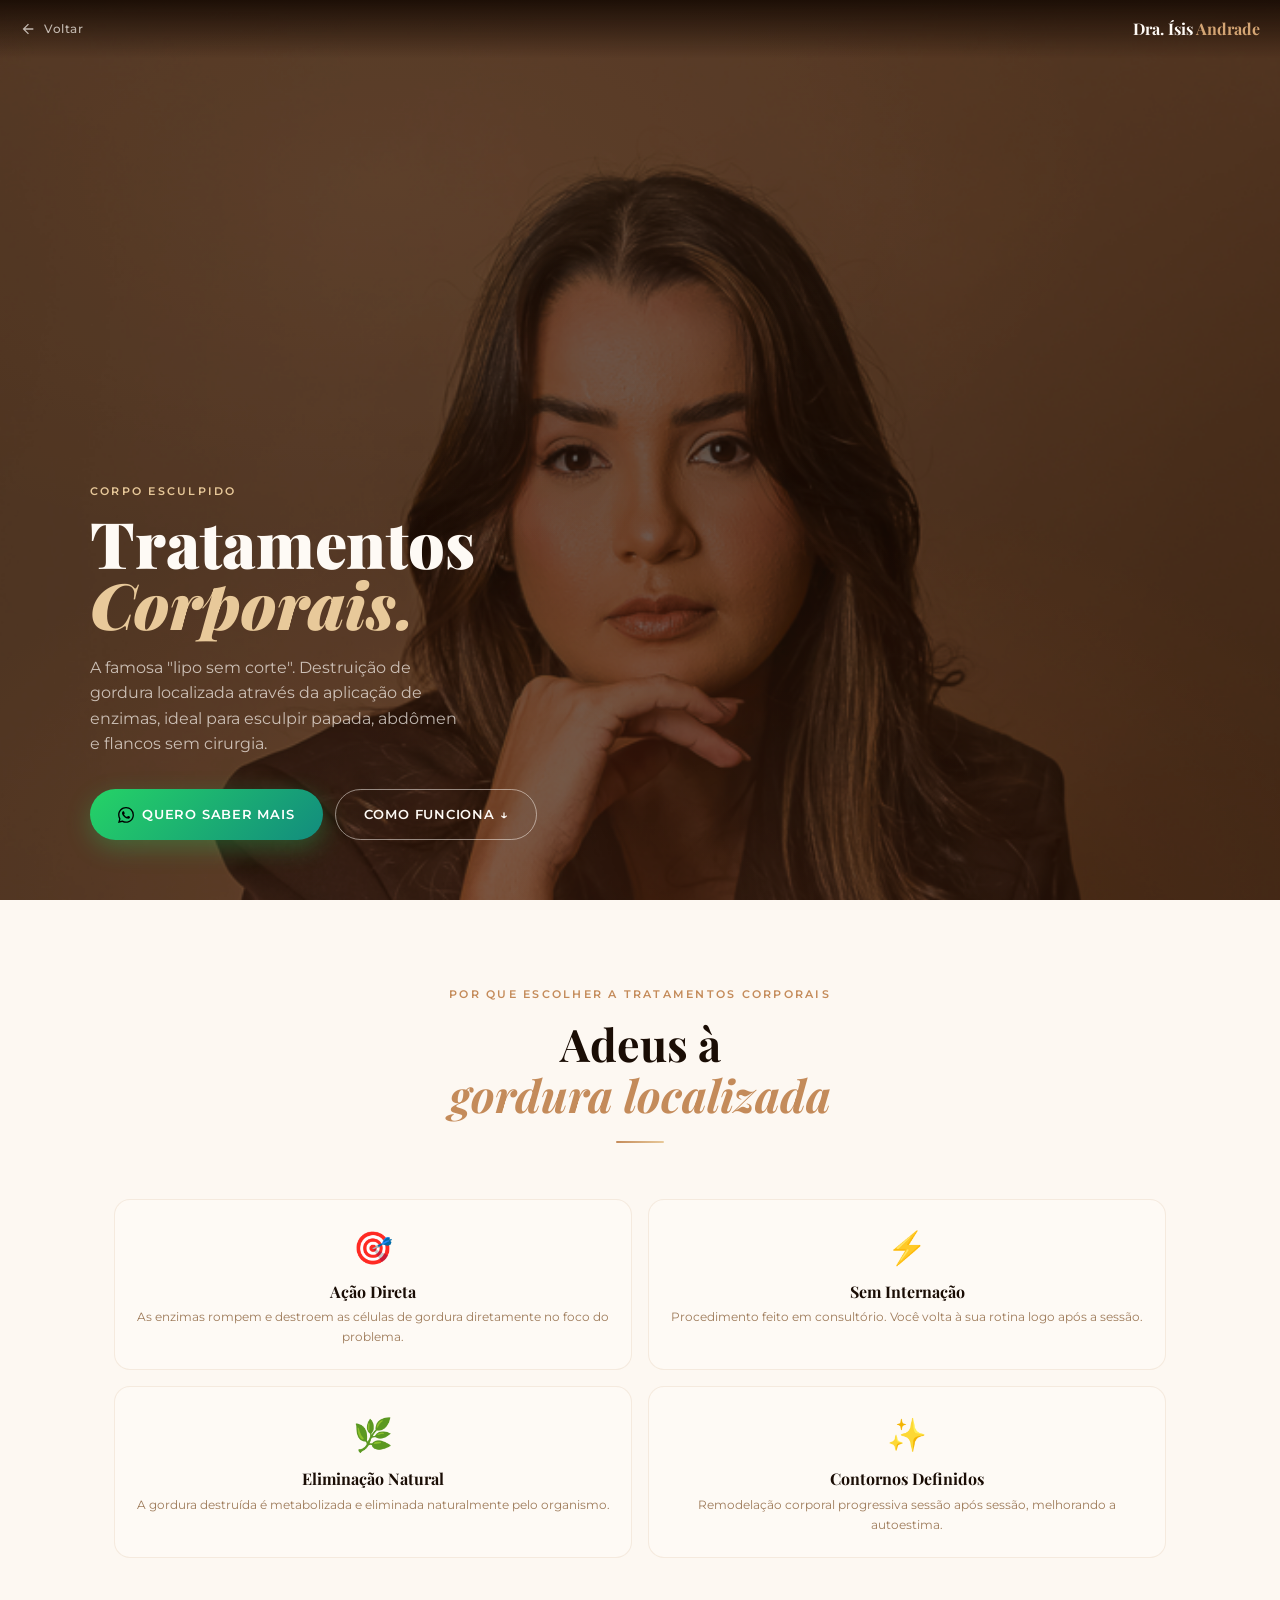
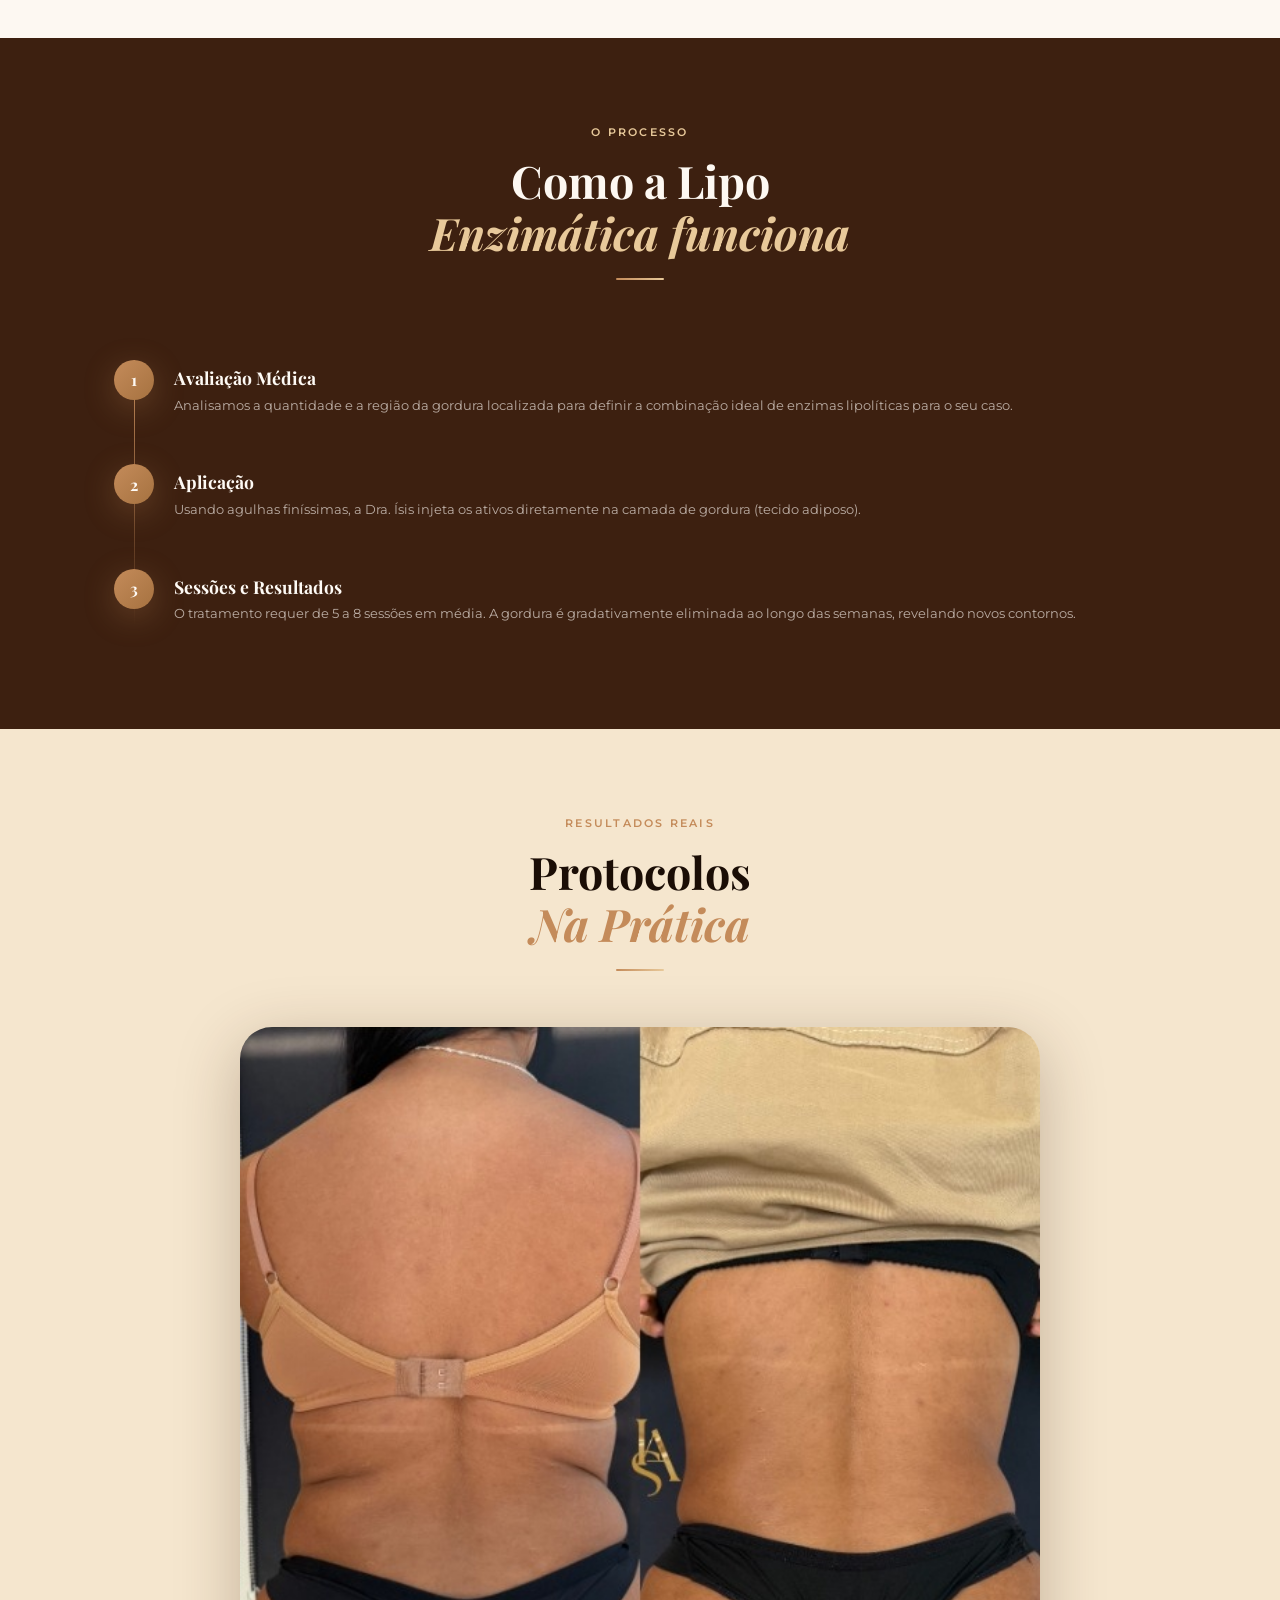
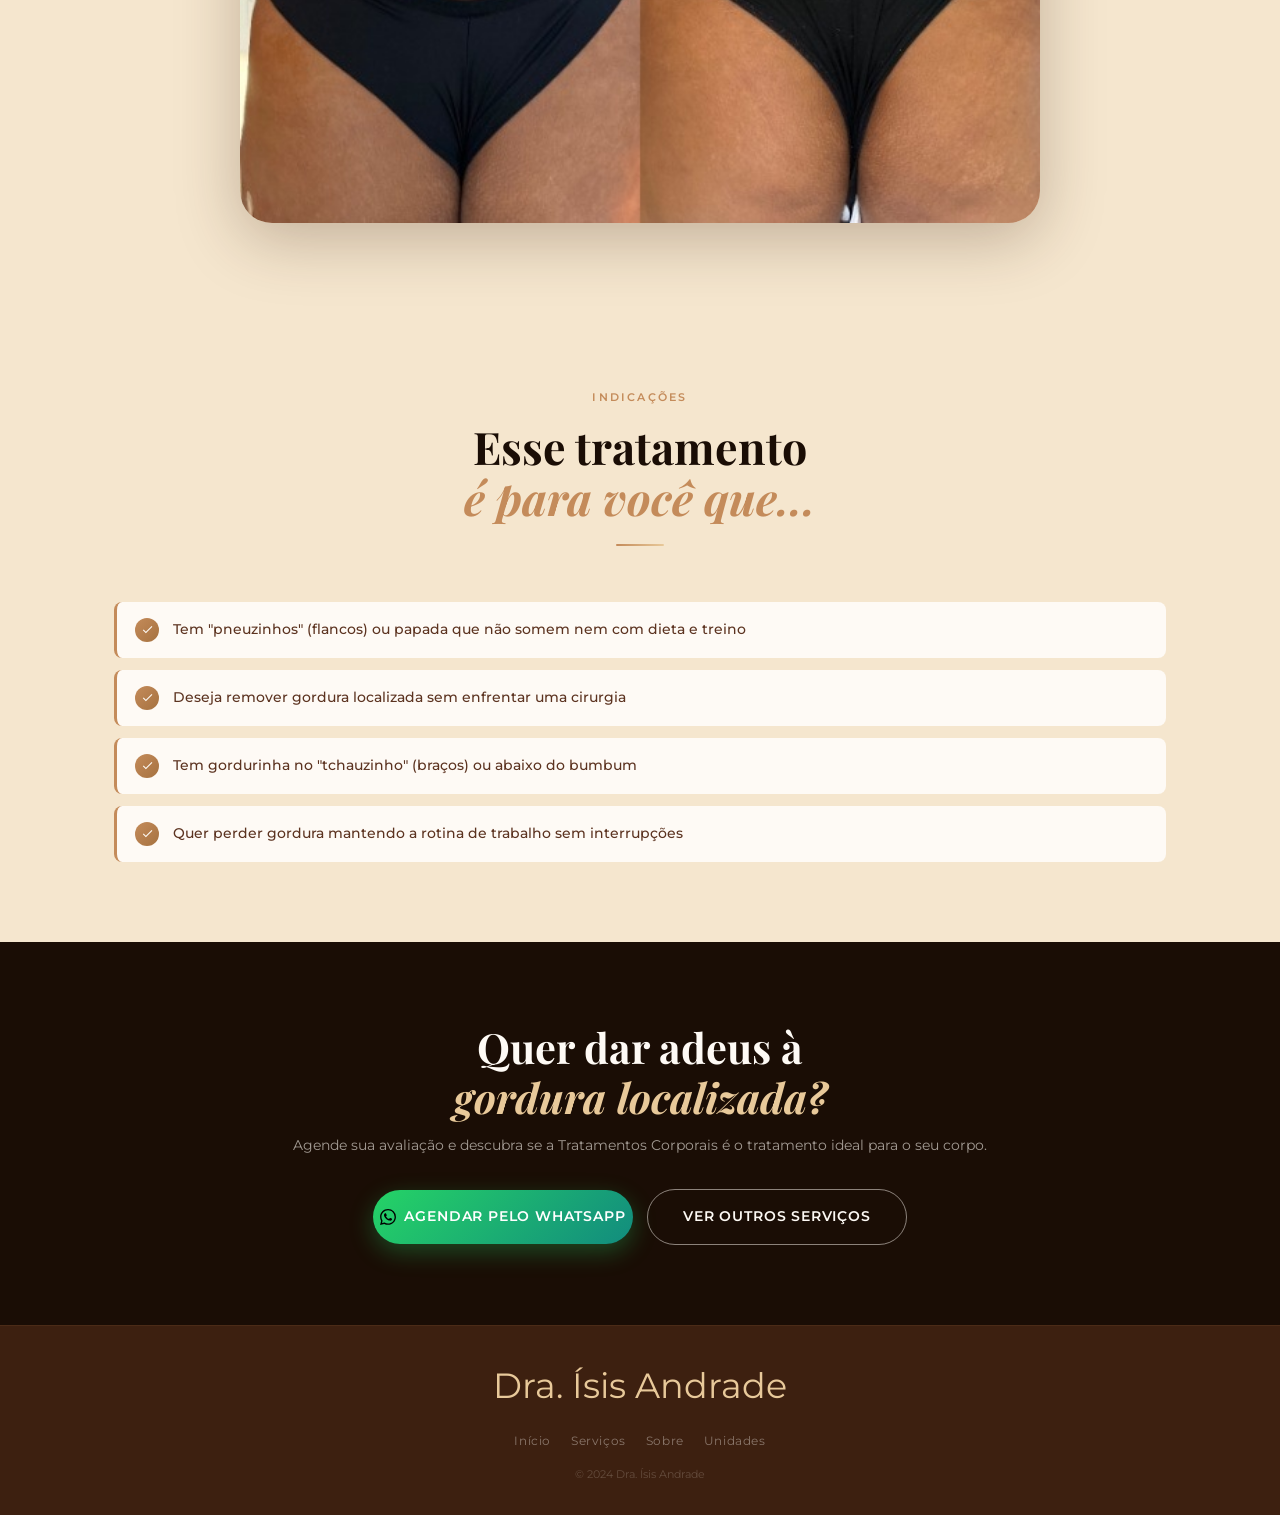
<file: tratamentos-corporais/index.html>
<!DOCTYPE html>
<html lang="pt-BR">
<head>
  <meta charset="UTF-8">
  <meta name="viewport" content="width=device-width, initial-scale=1.0">
  <title>Tratamentos Corporais | Dra. Ísis Andrade — Corpo Esculpido Recife</title>
  <meta name="description" content="Tratamentos Corporais com a Dra. Ísis Andrade. Reduza gordura localizada na papada, abdômen e flancos sem cortes ou cirurgia. Agende em Recife.">
  <meta property="og:title" content="Tratamentos Corporais — Dra. Ísis Andrade">
  <meta property="og:description" content="A lipo sem corte para reduzir gordura localizada e definir os contornos do seu corpo.">
  <meta name="theme-color" content="#3D2010">
  <link rel="preconnect" href="https://fonts.googleapis.com">
  <link rel="preconnect" href="https://fonts.gstatic.com" crossorigin>
  <link href="https://fonts.googleapis.com/css2?family=Playfair+Display:ital,wght@0,400;0,600;0,700;0,800;0,900;1,400;1,600;1,700&family=Montserrat:wght@300;400;500;600;700&family=Pinyon+Script&display=swap" rel="stylesheet">
  <link rel="stylesheet" href="../css/style.css">
  <link rel="stylesheet" href="../css/service.css">

  <link rel="icon" type="image/png" href="/favicon-96x96.png" sizes="96x96">
  <link rel="shortcut icon" href="/favicon.ico">
  <link rel="apple-touch-icon" sizes="180x180" href="/apple-touch-icon.png">
  <meta name="apple-mobile-web-app-title" content="Dra. Ísis">
  <link rel="manifest" href="/site.webmanifest">

<!-- Google tag (gtag.js) -->
<script async src="https://www.googletagmanager.com/gtag/js?id=AW-11051005989"></script>
<script>
  window.dataLayer = window.dataLayer || [];
  function gtag(){dataLayer.push(arguments);}
  gtag('js', new Date());

  gtag('config', 'AW-11051005989');
</script>
  <script src="https://metrics.app.br/track.js" data-metrics="90c06334-b7a6-4c51-a132-1f77a3c645e3" data-metrics-auto></script>
</head>
<body>

  <!-- Back Nav -->
  <nav class="back-nav" aria-label="Navegação do site">
    <a href="../" class="back-nav__btn" id="back-home-lipo-btn">
      <svg viewBox="0 0 24 24"><path d="M20 11H7.83l5.59-5.59L12 4l-8 8 8 8 1.41-1.41L7.83 13H20v-2z"/></svg>
      Voltar
    </a>
    <span class="back-nav__logo">Dra. Ísis <span>Andrade</span></span>
  </nav>

  <!-- ===== HERO ===== -->
  <section class="service-hero" id="topo">
    <div class="service-hero__bg"></div>
    <img src="../assets/images/dra-isis-perfil.png"
         alt="Dra. Ísis Andrade — Tratamentos Corporais"
         class="service-hero__image"
         id="service-hero-img-lipo">
    <div class="service-hero__content container--wide">
      <p class="service-hero__label label label--light">Corpo Esculpido</p>
      <h1 class="service-hero__title">
        Tratamentos
        <em>Corporais.</em>
      </h1>
      <p class="service-hero__subtitle">
        A famosa "lipo sem corte". Destruição de gordura localizada através da aplicação de enzimas, ideal para esculpir papada, abdômen e flancos sem cirurgia.
      </p>
      <div class="service-hero__actions">
        <a href="https://wa.me/5581999978365?text=Olá%20Dra.%20Ísis!%20Vim%20pelo%20seu%20site%20e%20tenho%20interesse%20na%20Lipo%20Enzimática.%20Pode%20me%20contar%20mais?"
           target="_blank" rel="noopener"
           class="btn btn--whatsapp"
           id="hero-wa-lipo-btn">
          <svg viewBox="0 0 24 24"><path d="M17.472 14.382c-.297-.149-1.758-.867-2.03-.967-.273-.099-.471-.148-.67.15-.197.297-.767.966-.94 1.164-.173.199-.347.223-.644.075-.297-.15-1.255-.463-2.39-1.475-.883-.788-1.48-1.761-1.653-2.059-.173-.297-.018-.458.13-.606.134-.133.298-.347.446-.52.149-.174.198-.298.298-.497.099-.198.05-.371-.025-.52-.075-.149-.669-1.612-.916-2.207-.242-.579-.487-.5-.669-.51-.173-.008-.371-.01-.57-.01-.198 0-.52.074-.792.372-.272.297-1.04 1.016-1.04 2.479 0 1.462 1.065 2.875 1.213 3.074.149.198 2.096 3.2 5.077 4.487.709.306 1.262.489 1.694.625.712.227 1.36.195 1.871.118.571-.085 1.758-.719 2.006-1.413.248-.694.248-1.289.173-1.413-.074-.124-.272-.198-.57-.347m-5.421 7.403h-.004a9.87 9.87 0 01-5.031-1.378l-.361-.214-3.741.982.998-3.648-.235-.374a9.86 9.86 0 01-1.51-5.26c.001-5.45 4.436-9.884 9.888-9.884 2.64 0 5.122 1.03 6.988 2.898a9.825 9.825 0 012.893 6.994c-.003 5.45-4.437 9.884-9.885 9.884m8.413-18.297A11.815 11.815 0 0012.05 0C5.495 0 .16 5.335.157 11.892c0 2.096.547 4.142 1.588 5.945L.057 24l6.305-1.654a11.882 11.882 0 005.683 1.448h.005c6.554 0 11.89-5.335 11.893-11.893a11.821 11.821 0 00-3.48-8.413z"/></svg>
          Quero Saber Mais
        </a>
        <a href="#como-funciona" class="btn btn--outline-light" id="saiba-mais-lipo-btn">
          Como Funciona ↓
        </a>
      </div>
    </div>
  </section>

  <!-- ===== BENEFITS ===== -->
  <section class="benefits" id="beneficios">
    <div class="container--wide">
      <div class="section-header animate-on-scroll">
        <span class="label">Por que escolher a Tratamentos Corporais</span>
        <h2 class="section-title">
          Adeus à<br><em>gordura localizada</em>
        </h2>
        <div class="divider"></div>
      </div>
      <div class="benefits__grid">
        <div class="benefit-card animate-on-scroll">
          <span class="benefit-card__icon">🎯</span>
          <h3 class="benefit-card__title">Ação Direta</h3>
          <p class="benefit-card__desc">As enzimas rompem e destroem as células de gordura diretamente no foco do problema.</p>
        </div>
        <div class="benefit-card animate-on-scroll animate-delay-1">
          <span class="benefit-card__icon">⚡</span>
          <h3 class="benefit-card__title">Sem Internação</h3>
          <p class="benefit-card__desc">Procedimento feito em consultório. Você volta à sua rotina logo após a sessão.</p>
        </div>
        <div class="benefit-card animate-on-scroll animate-delay-2">
          <span class="benefit-card__icon">🌿</span>
          <h3 class="benefit-card__title">Eliminação Natural</h3>
          <p class="benefit-card__desc">A gordura destruída é metabolizada e eliminada naturalmente pelo organismo.</p>
        </div>
        <div class="benefit-card animate-on-scroll animate-delay-3">
          <span class="benefit-card__icon">✨</span>
          <h3 class="benefit-card__title">Contornos Definidos</h3>
          <p class="benefit-card__desc">Remodelação corporal progressiva sessão após sessão, melhorando a autoestima.</p>
        </div>
      </div>
    </div>
  </section>

  <!-- ===== HOW IT WORKS ===== -->
  <section class="how-it-works section--dark" id="como-funciona">
    <div class="container--wide">
      <div class="section-header animate-on-scroll">
        <span class="label label--light">O Processo</span>
        <h2 class="section-title section-title--light">
          Como a Lipo<br><em>Enzimática funciona</em>
        </h2>
        <div class="divider"></div>
      </div>

      <div class="steps">
        <div class="step animate-on-scroll">
          <div class="step__number">1</div>
          <div class="step__content">
            <h3 class="step__title">Avaliação Médica</h3>
            <p class="step__desc">Analisamos a quantidade e a região da gordura localizada para definir a combinação ideal de enzimas lipolíticas para o seu caso.</p>
          </div>
        </div>
        <div class="step animate-on-scroll animate-delay-1">
          <div class="step__number">2</div>
          <div class="step__content">
            <h3 class="step__title">Aplicação</h3>
            <p class="step__desc">Usando agulhas finíssimas, a Dra. Ísis injeta os ativos diretamente na camada de gordura (tecido adiposo).</p>
          </div>
        </div>
        <div class="step animate-on-scroll animate-delay-2">
          <div class="step__number">3</div>
          <div class="step__content">
            <h3 class="step__title">Sessões e Resultados</h3>
            <p class="step__desc">O tratamento requer de 5 a 8 sessões em média. A gordura é gradativamente eliminada ao longo das semanas, revelando novos contornos.</p>
          </div>
        </div>
      </div>
    </div>
  </section>

  
  <!-- ===== ANTES E DEPOIS ===== -->
  <section class="before-after" id="resultados" style="background: var(--cream); padding: 80px 0;">
    <div class="container--wide">
      <div class="section-header animate-on-scroll">
        <span class="label">Resultados Reais</span>
        <h2 class="section-title">
          Protocolos<br><em>Na Prática</em>
        </h2>
        <div class="divider"></div>
      </div>
      
      <div style="max-width: 800px; margin: 0 auto; border-radius: var(--radius-lg); overflow: hidden; box-shadow: var(--shadow-strong); position: relative;">
        <img src="../assets/images/tratamentos_corporais_antes_depois.jpg" alt="Antes e Depois Tratamentos Corporais" style="width: 100%; display: block;">
      </div>
    </div>
  </section>

  <!-- ===== FOR WHO ===== -->
  <section class="for-who section--cream" id="para-quem">
    <div class="container--wide">
      <div class="section-header animate-on-scroll">
        <span class="label">Indicações</span>
        <h2 class="section-title">
          Esse tratamento<br><em>é para você que...</em>
        </h2>
        <div class="divider"></div>
      </div>
      <ul class="for-who__list">
        <li class="for-who__item animate-on-scroll">
          <div class="for-who__check">
            <svg viewBox="0 0 24 24"><path d="M9 16.17L4.83 12l-1.42 1.41L9 19 21 7l-1.41-1.41z"/></svg>
          </div>
          <span class="for-who__text">Tem "pneuzinhos" (flancos) ou papada que não somem nem com dieta e treino</span>
        </li>
        <li class="for-who__item animate-on-scroll animate-delay-1">
          <div class="for-who__check">
            <svg viewBox="0 0 24 24"><path d="M9 16.17L4.83 12l-1.42 1.41L9 19 21 7l-1.41-1.41z"/></svg>
          </div>
          <span class="for-who__text">Deseja remover gordura localizada sem enfrentar uma cirurgia</span>
        </li>
        <li class="for-who__item animate-on-scroll animate-delay-2">
          <div class="for-who__check">
            <svg viewBox="0 0 24 24"><path d="M9 16.17L4.83 12l-1.42 1.41L9 19 21 7l-1.41-1.41z"/></svg>
          </div>
          <span class="for-who__text">Tem gordurinha no "tchauzinho" (braços) ou abaixo do bumbum</span>
        </li>
        <li class="for-who__item animate-on-scroll animate-delay-3">
          <div class="for-who__check">
            <svg viewBox="0 0 24 24"><path d="M9 16.17L4.83 12l-1.42 1.41L9 19 21 7l-1.41-1.41z"/></svg>
          </div>
          <span class="for-who__text">Quer perder gordura mantendo a rotina de trabalho sem interrupções</span>
        </li>
      </ul>
    </div>
  </section>

  <!-- ===== CTA ===== -->
  <section class="service-cta section--darker" id="agendar">
    <div class="container--wide">
      <div class="animate-on-scroll">
        <h2 class="service-cta__title">
          Quer dar adeus à<br><em>gordura localizada?</em>
        </h2>
        <p class="service-cta__sub">
          Agende sua avaliação e descubra se a Tratamentos Corporais é o tratamento ideal para o seu corpo.
        </p>
        <div class="service-cta__actions">
          <a href="https://wa.me/5581999978365?text=Olá%20Dra.%20Ísis!%20Vim%20pelo%20seu%20site%20e%20quero%20agendar%20minha%20avaliação%20para%20a%20Lipo%20Enzimática!"
             target="_blank" rel="noopener"
             class="btn btn--whatsapp"
             id="cta-wa-lipo-btn">
            <svg viewBox="0 0 24 24"><path d="M17.472 14.382c-.297-.149-1.758-.867-2.03-.967-.273-.099-.471-.148-.67.15-.197.297-.767.966-.94 1.164-.173.199-.347.223-.644.075-.297-.15-1.255-.463-2.39-1.475-.883-.788-1.48-1.761-1.653-2.059-.173-.297-.018-.458.13-.606.134-.133.298-.347.446-.52.149-.174.198-.298.298-.497.099-.198.05-.371-.025-.52-.075-.149-.669-1.612-.916-2.207-.242-.579-.487-.5-.669-.51-.173-.008-.371-.01-.57-.01-.198 0-.52.074-.792.372-.272.297-1.04 1.016-1.04 2.479 0 1.462 1.065 2.875 1.213 3.074.149.198 2.096 3.2 5.077 4.487.709.306 1.262.489 1.694.625.712.227 1.36.195 1.871.118.571-.085 1.758-.719 2.006-1.413.248-.694.248-1.289.173-1.413-.074-.124-.272-.198-.57-.347m-5.421 7.403h-.004a9.87 9.87 0 01-5.031-1.378l-.361-.214-3.741.982.998-3.648-.235-.374a9.86 9.86 0 01-1.51-5.26c.001-5.45 4.436-9.884 9.888-9.884 2.64 0 5.122 1.03 6.988 2.898a9.825 9.825 0 012.893 6.994c-.003 5.45-4.437 9.884-9.885 9.884m8.413-18.297A11.815 11.815 0 0012.05 0C5.495 0 .16 5.335.157 11.892c0 2.096.547 4.142 1.588 5.945L.057 24l6.305-1.654a11.882 11.882 0 005.683 1.448h.005c6.554 0 11.89-5.335 11.893-11.893a11.821 11.821 0 00-3.48-8.413z"/></svg>
            Agendar pelo WhatsApp
          </a>
          <a href="../" class="btn btn--outline-light" id="ver-outros-btn">
            Ver outros serviços
          </a>
        </div>
      </div>
    </div>
  </section>

  <!-- Footer Nav -->
  <footer class="service-footer-nav">
    <div class="container--wide">
      <div class="service-footer-nav__inner">
        <div class="service-footer-nav__logo">Dra. Ísis <span>Andrade</span></div>
        <nav class="service-footer-nav__links">
          <a href="../" class="service-footer-nav__link">Início</a>
          <a href="../#servicos" class="service-footer-nav__link">Serviços</a>
          <a href="../#sobre" class="service-footer-nav__link">Sobre</a>
          <a href="../#unidades" class="service-footer-nav__link">Unidades</a>
        </nav>
        <p class="service-footer-nav__copy">© 2024 Dra. Ísis Andrade</p>
      </div>
    </div>
  </footer>

  <script src="../js/main.js"></script>

<!-- WhatsApp Conversion Tracking (Google Ads) -->
<script>
  document.addEventListener('click', function (event) {
    var link = event.target.closest('a');
    if (!link) return;
    var href = link.getAttribute('href') || '';
    var isWhatsApp = href.includes('wa.me') || href.includes('api.whatsapp.com');
    if (isWhatsApp && typeof gtag === 'function') {
      gtag('event', 'conversion', {
        'send_to': 'AW-11051005989/I5JMCNSbtcQcEKXww5Up'
      });
    }
  });
</script>
</body>
</html>
</file>
<file: css/style.css>
/* ============================================
   DRA. ÍSIS ANDRADE — DESIGN SYSTEM
   Paleta: Chocolate Escuro + Creme + Cobre
   ============================================ */

@import url('https://fonts.googleapis.com/css2?family=Playfair+Display:ital,wght@0,400;0,500;0,600;0,700;0,800;0,900;1,400;1,500;1,600;1,700&family=Montserrat:wght@300;400;500;600;700&family=Pinyon+Script&display=swap');

/* ---- TOKENS ---- */
:root {
  --chocolate:     #3D2010;
  --chocolate-mid: #5C3320;
  --chocolate-deep:#1A0D05;
  --cream:         #F5E6CE;
  --cream-light:   #FDF8F2;
  --champagne:     #E8C99A;
  --copper:        #C48B5A;
  --copper-dark:   #A67240;
  --copper-light:  #D4A574;
  --white-warm:    #FEFAF5;
  --text-dark:     #1A0D05;
  --text-mid:      #5C3320;
  --text-light:    #FDF8F2;
  --text-muted:    #9E7B5A;

  --font-serif: 'Playfair Display', Georgia, serif;
  --font-sans:  'Montserrat', sans-serif;
  --font-cursive: 'Pinyon Script', cursive;

  --radius-sm:  8px;
  --radius-md:  16px;
  --radius-lg:  32px;
  --radius-xl:  48px;

  --shadow-soft:   0 4px 24px rgba(61, 32, 16, 0.10);
  --shadow-medium: 0 8px 40px rgba(61, 32, 16, 0.18);
  --shadow-strong: 0 16px 64px rgba(61, 32, 16, 0.28);
  --shadow-copper: 0 8px 32px rgba(196, 139, 90, 0.30);

  --transition: all 0.35s cubic-bezier(0.4, 0, 0.2, 1);
  --transition-fast: all 0.2s ease;
}

/* ---- RESET ---- */
*, *::before, *::after {
  box-sizing: border-box;
  margin: 0;
  padding: 0;
}

html {
  scroll-behavior: smooth;
  font-size: 16px;
}

body {
  font-family: var(--font-sans);
  background-color: var(--cream-light);
  color: var(--text-dark);
  line-height: 1.6;
  overflow-x: hidden;
  -webkit-font-smoothing: antialiased;
}

img {
  max-width: 100%;
  height: auto;
  display: block;
}

a {
  text-decoration: none;
  color: inherit;
}

ul { list-style: none; }

/* ---- TYPOGRAPHY ---- */
.serif { font-family: var(--font-serif); }
.sans  { font-family: var(--font-sans); }

.label {
  font-family: var(--font-sans);
  font-size: 0.7rem;
  font-weight: 600;
  letter-spacing: 0.2em;
  text-transform: uppercase;
  color: var(--copper);
}

.label--light {
  color: var(--champagne);
}

h1, h2, h3, h4 {
  font-family: var(--font-serif);
  line-height: 1.15;
}

/* ---- BUTTONS ---- */
.btn {
  display: inline-flex;
  align-items: center;
  justify-content: center;
  gap: 8px;
  padding: 14px 28px;
  border-radius: 100px;
  font-family: var(--font-sans);
  font-size: 0.82rem;
  font-weight: 600;
  letter-spacing: 0.06em;
  text-transform: uppercase;
  cursor: pointer;
  border: none;
  transition: var(--transition);
  white-space: nowrap;
}

.btn--primary {
  background: linear-gradient(135deg, var(--copper) 0%, var(--copper-dark) 100%);
  color: var(--white-warm);
  box-shadow: var(--shadow-copper);
}

.btn--primary:hover {
  transform: translateY(-2px);
  box-shadow: 0 12px 40px rgba(196, 139, 90, 0.45);
  background: linear-gradient(135deg, var(--copper-light) 0%, var(--copper) 100%);
}

.btn--outline {
  background: transparent;
  border: 1.5px solid var(--copper);
  color: var(--copper);
}

.btn--outline:hover {
  background: var(--copper);
  color: var(--white-warm);
  transform: translateY(-2px);
  box-shadow: var(--shadow-copper);
}

.btn--outline-light {
  background: transparent;
  border: 1.5px solid rgba(253, 248, 242, 0.5);
  color: var(--white-warm);
}

.btn--outline-light:hover {
  background: rgba(253, 248, 242, 0.1);
  border-color: var(--white-warm);
  transform: translateY(-2px);
}

.btn--whatsapp {
  background: linear-gradient(135deg, #25D366, #128C7E);
  color: #fff;
  box-shadow: 0 8px 24px rgba(37, 211, 102, 0.3);
}

.btn--whatsapp:hover {
  transform: translateY(-2px);
  box-shadow: 0 12px 32px rgba(37, 211, 102, 0.45);
}

.btn svg {
  width: 16px;
  height: 16px;
  flex-shrink: 0;
}

/* ---- SECTIONS ---- */
.section {
  padding: 96px 0;
}

.section--dark {
  background-color: var(--chocolate);
  color: var(--white-warm);
}

.section--darker {
  background-color: var(--chocolate-deep);
  color: var(--white-warm);
}

.section--cream {
  background-color: var(--cream);
}

.section--light {
  background-color: var(--cream-light);
}

.container {
  max-width: 480px;
  margin: 0 auto;
  padding: 0 20px;
}

/* Para páginas de serviço - container mais largo */
.container--wide {
  max-width: 860px;
  margin: 0 auto;
  padding: 0 24px;
}

.section-header {
  text-align: center;
  margin-bottom: 56px;
}

.section-title {
  font-family: var(--font-serif);
  font-size: clamp(1.8rem, 5vw, 2.8rem);
  font-weight: 700;
  line-height: 1.15;
  margin-top: 12px;
}

.section-title em {
  font-style: italic;
  color: var(--copper);
}

.section-title--light {
  color: var(--text-light);
}

.section-title--light em {
  color: var(--champagne);
}

.section-subtitle {
  font-size: 0.95rem;
  color: var(--text-muted);
  margin-top: 16px;
  max-width: 380px;
  margin-left: auto;
  margin-right: auto;
  line-height: 1.7;
}

.section-subtitle--light {
  color: rgba(253, 248, 242, 0.65);
}

/* ---- DIVIDER ---- */
.divider {
  width: 48px;
  height: 2px;
  background: linear-gradient(90deg, var(--copper), var(--champagne));
  margin: 20px auto 0;
  border-radius: 2px;
}

/* ---- COPPER LINE ---- */
.copper-line {
  display: inline-block;
  width: 32px;
  height: 1.5px;
  background: var(--copper);
  vertical-align: middle;
  margin: 0 10px;
}

/* ---- ANIMATIONS ---- */
@keyframes fadeUp {
  from {
    opacity: 0;
    transform: translateY(32px);
  }
  to {
    opacity: 1;
    transform: translateY(0);
  }
}

@keyframes fadeIn {
  from { opacity: 0; }
  to   { opacity: 1; }
}

@keyframes shimmer {
  0%   { background-position: -200% center; }
  100% { background-position: 200% center; }
}

@keyframes float {
  0%, 100% { transform: translateY(0px); }
  50%       { transform: translateY(-8px); }
}

@keyframes pulse-glow {
  0%, 100% { box-shadow: 0 0 0 0 rgba(196, 139, 90, 0.4); }
  50%       { box-shadow: 0 0 0 12px rgba(196, 139, 90, 0); }
}

.animate-on-scroll {
  opacity: 0;
  transform: translateY(28px);
  transition: opacity 0.65s ease, transform 0.65s ease;
}

.animate-on-scroll.visible {
  opacity: 1;
  transform: translateY(0);
}

.animate-delay-1 { transition-delay: 0.1s; }
.animate-delay-2 { transition-delay: 0.2s; }
.animate-delay-3 { transition-delay: 0.3s; }
.animate-delay-4 { transition-delay: 0.4s; }

/* ---- FLOATING WHATSAPP ---- */
.whatsapp-float {
  position: fixed;
  bottom: 28px;
  right: 24px;
  z-index: 9999;
  width: 56px;
  height: 56px;
  border-radius: 50%;
  background: linear-gradient(135deg, #25D366, #128C7E);
  display: flex;
  align-items: center;
  justify-content: center;
  box-shadow: 0 6px 24px rgba(37, 211, 102, 0.4);
  /* Garante camada de composição própria — sem animação que cause jitter */
  will-change: transform;
  transform: translateZ(0);
  transition: box-shadow 0.2s ease;
}

.whatsapp-float:hover {
  box-shadow: 0 10px 32px rgba(37, 211, 102, 0.55);
}

.whatsapp-float svg {
  width: 28px;
  height: 28px;
  fill: #fff;
  pointer-events: none;
}

/* ---- SCROLLBAR ---- */
::-webkit-scrollbar {
  width: 6px;
}
::-webkit-scrollbar-track {
  background: var(--cream);
}
::-webkit-scrollbar-thumb {
  background: var(--copper);
  border-radius: 3px;
}

/* ---- RESPONSIVE ---- */
@media (max-width: 480px) {
  .section {
    padding: 72px 0;
  }

  .btn {
    padding: 12px 22px;
    font-size: 0.78rem;
  }
}

/* DESKTOP LAYOUT IMPROVEMENTS */
@media (min-width: 768px) {
  .container {
    max-width: 900px; /* Reduzido de 1200px para os quadros ficarem mais finos */
  }
  .container--wide {
    max-width: 1100px;
  }
}
</file>
<file: css/index.css>
/* ============================================
   INDEX.CSS — Página Principal (LinkBio)
   ============================================ */

/* ---- HERO ---- */
.hero {
  position: relative;
  background-color: var(--chocolate-deep);
  overflow: hidden;
  min-height: 100svh;
  display: flex;
  flex-direction: column;
}

.hero__bg-pattern {
  position: absolute;
  inset: 0;
  background-image:
    radial-gradient(ellipse 80% 60% at 50% 0%, rgba(196,139,90,0.12) 0%, transparent 70%),
    radial-gradient(ellipse 60% 40% at 80% 100%, rgba(92,51,32,0.4) 0%, transparent 60%);
  pointer-events: none;
}

.hero__content {
  position: relative;
  z-index: 2;
  display: flex;
  flex-direction: column;
  align-items: center;
  padding-top: 48px;
  padding-bottom: 56px;
  text-align: center;
  flex: 1;
}

/* Profile photo */
.hero__photo-wrapper {
  position: relative;
  width: 140px;
  height: 140px;
  margin-bottom: 24px;
}

.hero__photo-ring {
  position: absolute;
  inset: -4px;
  border-radius: 50%;
  background: linear-gradient(135deg, var(--copper) 0%, var(--champagne) 50%, var(--copper-dark) 100%);
}

.hero__photo {
  position: relative;
  width: 100%;
  height: 100%;
  border-radius: 50%;
  object-fit: cover;
  object-position: top center;
  border: 3px solid var(--chocolate-deep);
  z-index: 1;
}

/* Name block */
.hero__label {
  margin-bottom: 8px;
  opacity: 0.8;
}

.hero__name-block {
  margin-bottom: 16px;
}

.hero__quem-e {
  font-family: var(--font-sans);
  font-size: 0.65rem;
  font-weight: 500;
  letter-spacing: 0.3em;
  text-transform: uppercase;
  color: var(--copper-light);
  display: block;
  margin-bottom: 4px;
}

.hero__name {
  font-family: var(--font-serif);
  font-size: clamp(2.4rem, 9vw, 3.6rem);
  font-weight: 900;
  color: var(--white-warm);
  line-height: 0.95;
  text-transform: uppercase;
  letter-spacing: -0.01em;
}

.hero__name span {
  display: block;
}

.hero__name .name-last {
  color: var(--champagne);
  font-family: var(--font-cursive);
  font-size: 1.6em;
  text-transform: none;
  font-weight: 400;
  display: block;
  margin-top: -10px;
}

/* Taglines */
.hero__tags {
  display: flex;
  flex-direction: column;
  gap: 6px;
  margin-bottom: 28px;
}

.hero__tag {
  font-family: var(--font-sans);
  font-size: 0.78rem;
  font-weight: 400;
  color: rgba(253, 248, 242, 0.7);
  letter-spacing: 0.04em;
}

.hero__tag strong {
  color: var(--copper-light);
  font-weight: 600;
}

.hero__tag .highlight {
  background: linear-gradient(90deg, var(--copper), var(--champagne), var(--copper));
  background-size: 200% auto;
  -webkit-background-clip: text;
  -webkit-text-fill-color: transparent;
  background-clip: text;
  animation: shimmer 3s linear infinite;
  font-weight: 700;
}

/* Social icons */
.hero__socials {
  display: flex;
  gap: 16px;
  margin-bottom: 36px;
}

.hero__social-link {
  width: 42px;
  height: 42px;
  border-radius: 50%;
  border: 1.5px solid rgba(196, 139, 90, 0.4);
  display: flex;
  align-items: center;
  justify-content: center;
  color: var(--champagne);
  transition: var(--transition);
}

.hero__social-link:hover {
  background: var(--copper);
  border-color: var(--copper);
  color: var(--white-warm);
  transform: translateY(-3px);
  box-shadow: var(--shadow-copper);
}

.hero__social-link svg {
  width: 18px;
  height: 18px;
  fill: currentColor;
}

/* CTA button */
.hero__cta {
  animation: float 4s ease-in-out infinite;
  animation-delay: 0.5s;
}

/* Scroll indicator */
.hero__scroll {
  display: flex;
  flex-direction: column;
  align-items: center;
  gap: 8px;
  margin-top: 40px;
  color: rgba(253, 248, 242, 0.35);
  font-size: 0.65rem;
  letter-spacing: 0.15em;
  text-transform: uppercase;
}

.hero__scroll-line {
  width: 1px;
  height: 40px;
  background: linear-gradient(to bottom, var(--copper), transparent);
  animation: float 2s ease-in-out infinite;
}

/* ---- SERVICES SECTION ---- */
.services {
  background: var(--chocolate);
  padding: 88px 0;
}

.services__grid {
  display: flex;
  flex-direction: column;
  gap: 24px;
  margin-top: 0;
}

/* Service Card */
.service-card {
  background: linear-gradient(145deg, var(--chocolate-mid) 0%, rgba(92,51,32,0.6) 100%);
  border: 1px solid rgba(196, 139, 90, 0.15);
  border-radius: var(--radius-md);
  overflow: hidden;
  transition: var(--transition);
  position: relative;
}

.service-card::before {
  content: '';
  position: absolute;
  top: 0;
  left: 0;
  right: 0;
  height: 2px;
  background: linear-gradient(90deg, transparent, var(--copper), var(--champagne), transparent);
  opacity: 0;
  transition: var(--transition);
}

.service-card:hover {
  transform: translateY(-4px);
  border-color: rgba(196, 139, 90, 0.35);
  box-shadow: 0 16px 48px rgba(0,0,0,0.3), 0 0 0 1px rgba(196,139,90,0.1);
}

.service-card:hover::before {
  opacity: 1;
}

.service-card__image {
  width: 100%;
  height: 200px;
  object-fit: cover;
  object-position: top center;
}

.service-card__image--placeholder {
  width: 100%;
  height: 200px;
  background: linear-gradient(135deg, var(--chocolate-deep) 0%, var(--chocolate-mid) 100%);
  display: flex;
  align-items: center;
  justify-content: center;
  font-size: 3rem;
}

.service-card__body {
  padding: 24px 22px;
}

.service-card__label {
  font-size: 0.62rem;
  font-weight: 700;
  letter-spacing: 0.22em;
  text-transform: uppercase;
  color: var(--copper-light);
  margin-bottom: 10px;
}

.service-card__title {
  font-family: var(--font-serif);
  font-size: 1.5rem;
  font-weight: 700;
  color: var(--white-warm);
  line-height: 1.2;
  margin-bottom: 12px;
}

.service-card__title em {
  font-style: italic;
  color: var(--champagne);
}

.service-card__desc {
  font-size: 0.85rem;
  color: rgba(253, 248, 242, 0.65);
  line-height: 1.7;
  margin-bottom: 22px;
}

.service-card__actions {
  display: flex;
  flex-direction: column;
  gap: 10px;
}

.service-card__btn {
  width: 100%;
  padding: 13px 20px;
  font-size: 0.78rem;
}

/* ---- OTHER PROCEDURES ---- */
.procedures {
  background: var(--cream-light);
  padding: 80px 0;
}

.procedures__tabs {
  display: flex;
  gap: 8px;
  justify-content: center;
  margin-bottom: 40px;
}

.procedures__tab {
  padding: 10px 24px;
  border-radius: 100px;
  font-family: var(--font-sans);
  font-size: 0.78rem;
  font-weight: 600;
  letter-spacing: 0.08em;
  text-transform: uppercase;
  cursor: pointer;
  border: 1.5px solid var(--copper);
  color: var(--copper);
  background: transparent;
  transition: var(--transition);
}

.procedures__tab.active,
.procedures__tab:hover {
  background: var(--copper);
  color: var(--white-warm);
}

.procedures__panel {
  display: none;
}

.procedures__panel.active {
  display: block;
  animation: fadeIn 0.35s ease;
}

.procedures__list {
  display: grid;
  grid-template-columns: 1fr 1fr;
  gap: 10px;
}

.procedures__item {
  display: flex;
  align-items: center;
  gap: 10px;
  padding: 12px 16px;
  background: var(--cream);
  border-radius: var(--radius-sm);
  border: 1px solid transparent;
  transition: var(--transition);
}

.procedures__item:hover {
  border-color: rgba(196, 139, 90, 0.25);
  background: #fff;
  transform: translateX(4px);
}

.procedures__item-dot {
  width: 6px;
  height: 6px;
  border-radius: 50%;
  background: var(--copper);
  flex-shrink: 0;
}

.procedures__item-text {
  font-size: 0.82rem;
  color: var(--text-mid);
  font-weight: 500;
  line-height: 1.4;
}

.procedures__cta {
  text-align: center;
  margin-top: 40px;
  padding-top: 36px;
  border-top: 1px solid rgba(196,139,90,0.15);
}

.procedures__cta p {
  font-size: 0.9rem;
  color: var(--text-muted);
  margin-bottom: 20px;
}

/* ---- ABOUT SECTION ---- */
.about {
  background: var(--chocolate-deep);
  padding: 80px 0;
}

.about__inner {
  display: flex;
  flex-direction: column;
  align-items: center;
  gap: 32px;
  text-align: center;
}

.about__photo-wrapper {
  position: relative;
  width: 100%;
  max-width: 320px;
}

.about__photo {
  width: 100%;
  border-radius: var(--radius-md);
  object-fit: cover;
  aspect-ratio: 3/4;
}

.about__photo-badge {
  position: absolute;
  bottom: -16px;
  left: 50%;
  transform: translateX(-50%);
  background: var(--copper);
  color: var(--white-warm);
  padding: 8px 20px;
  border-radius: 100px;
  font-size: 0.72rem;
  font-weight: 700;
  letter-spacing: 0.1em;
  text-transform: uppercase;
  white-space: nowrap;
  box-shadow: var(--shadow-copper);
}

.about__text {
  padding-top: 24px;
}

.about__credentials {
  display: flex;
  flex-direction: column;
  gap: 12px;
  margin: 28px 0;
  text-align: left;
}

.about__credential {
  display: flex;
  gap: 12px;
  align-items: flex-start;
}

.about__credential-icon {
  width: 32px;
  height: 32px;
  border-radius: 8px;
  background: rgba(196, 139, 90, 0.12);
  border: 1px solid rgba(196, 139, 90, 0.2);
  display: flex;
  align-items: center;
  justify-content: center;
  flex-shrink: 0;
  margin-top: 2px;
}

.about__credential-icon svg {
  width: 15px;
  height: 15px;
  fill: var(--copper-light);
}

.about__credential-text {
  font-size: 0.85rem;
  color: rgba(253,248,242,0.75);
  line-height: 1.6;
}

.about__credential-text strong {
  display: block;
  color: var(--white-warm);
  font-weight: 600;
  margin-bottom: 2px;
}

.about__quote {
  font-family: var(--font-serif);
  font-style: italic;
  font-size: 1.05rem;
  color: var(--champagne);
  line-height: 1.65;
  padding: 20px;
  border-left: 2px solid var(--copper);
  margin: 24px 0;
  text-align: left;
}

/* ---- LOCATIONS ---- */
.locations {
  background: var(--cream);
  padding: 80px 0;
}

.locations__grid {
  display: flex;
  flex-direction: column;
  gap: 16px;
}

.location-card {
  background: var(--white-warm);
  border-radius: var(--radius-md);
  padding: 24px 22px;
  border: 1px solid rgba(196,139,90,0.15);
  transition: var(--transition);
  display: flex;
  gap: 16px;
  align-items: flex-start;
}

.location-card:hover {
  border-color: var(--copper);
  box-shadow: var(--shadow-soft);
  transform: translateY(-2px);
}

.location-card__icon {
  width: 44px;
  height: 44px;
  border-radius: 12px;
  background: linear-gradient(135deg, var(--copper), var(--copper-dark));
  display: flex;
  align-items: center;
  justify-content: center;
  flex-shrink: 0;
  box-shadow: var(--shadow-copper);
}

.location-card__icon svg {
  width: 20px;
  height: 20px;
  fill: var(--white-warm);
}

.location-card__info {
  flex: 1;
}

.location-card__city {
  font-family: var(--font-serif);
  font-size: 1.1rem;
  font-weight: 700;
  color: var(--text-dark);
  margin-bottom: 4px;
}

.location-card__address {
  font-size: 0.82rem;
  color: var(--text-muted);
  line-height: 1.6;
}

/* ---- FOOTER ---- */
.footer {
  background: var(--chocolate-deep);
  padding: 48px 0 32px;
  text-align: center;
}

.footer__logo {
  font-family: var(--font-script);
  font-size: 2.5rem;
  font-weight: 400;
  color: var(--champagne);
  margin-bottom: 20px;
}

.footer__logo span {
  color: inherit;
}

.footer__links {
  display: flex;
  justify-content: center;
  flex-wrap: wrap;
  gap: 20px;
  margin-bottom: 24px;
}

.footer__link {
  font-size: 0.78rem;
  color: rgba(253,248,242,0.5);
  letter-spacing: 0.06em;
  transition: var(--transition-fast);
}

.footer__link:hover {
  color: var(--copper-light);
}

.footer__divider {
  width: 40px;
  height: 1px;
  background: var(--copper);
  margin: 24px auto;
  opacity: 0.3;
}

.footer__copy {
  font-size: 0.72rem;
  color: rgba(253,248,242,0.25);
  letter-spacing: 0.05em;
}

/* ---- RESPONSIVE ADJUSTMENTS ---- */
@media (min-width: 400px) {
  .service-card__actions {
    flex-direction: row;
  }
  .service-card__btn {
    width: auto;
    flex: 1;
  }
}

@media (max-width: 360px) {
  .procedures__list {
    grid-template-columns: 1fr;
  }
}

/* DESKTOP LAYOUT IMPROVEMENTS */
@media (min-width: 768px) {
  /* Hero changes for wider screens */
  .hero__name {
    font-size: clamp(3rem, 6vw, 4.5rem);
  }
  .hero__photo-wrapper {
    width: 180px;
    height: 180px;
  }
  
  /* Services Grid to 2 columns on tablet/small desktop */
  .services__grid {
    display: grid;
    grid-template-columns: repeat(2, 1fr);
    gap: 32px;
  }
  
  /* Locations Grid to side-by-side */
  .locations__grid {
    display: grid;
    grid-template-columns: repeat(2, 1fr);
    gap: 24px;
  }
  
  /* About section side-by-side layout (Photo on Right, Text on Left) */
  .about__inner {
    flex-direction: row-reverse;
    align-items: center;
    justify-content: space-between;
    gap: 64px;
    text-align: left;
  }
  .about__photo-wrapper {
    flex: 1;
    max-width: 450px;
  }
  .about__text {
    flex: 1.2;
    padding-top: 0;
  }
}

@media (min-width: 1024px) {
  /* Services Grid to 2 columns (2x2) on large desktop to prevent squeezing */
  .services__grid {
    grid-template-columns: repeat(2, 1fr);
  }
}
</file>
<file: css/service.css>
/* ============================================
   SERVICE PAGE CSS — LP de Serviço
   ============================================ */

/* ---- BACK NAV ---- */
.back-nav {
  position: fixed;
  top: 0;
  left: 0;
  right: 0;
  z-index: 100;
  padding: 16px 20px;
  background: linear-gradient(to bottom, rgba(26,13,5,0.95) 0%, transparent 100%);
  display: flex;
  align-items: center;
  justify-content: space-between;
}

.back-nav__logo {
  font-family: var(--font-serif);
  font-size: 1rem;
  font-weight: 700;
  color: var(--white-warm);
}

.back-nav__logo span { color: var(--copper-light); }

.back-nav__btn {
  display: flex;
  align-items: center;
  gap: 8px;
  color: rgba(253,248,242,0.7);
  font-size: 0.78rem;
  font-weight: 500;
  letter-spacing: 0.05em;
  transition: var(--transition-fast);
}

.back-nav__btn:hover { color: var(--copper-light); }
.back-nav__btn svg { width: 16px; height: 16px; fill: currentColor; }

/* ---- SERVICE HERO ---- */
.service-hero {
  position: relative;
  min-height: 100svh;
  background: var(--chocolate-deep);
  display: flex;
  align-items: flex-end;
  overflow: hidden;
}

.service-hero__bg {
  position: absolute;
  inset: 0;
  background-image:
    radial-gradient(ellipse 100% 80% at 50% 100%, rgba(61,32,16,0.9) 0%, transparent 60%),
    radial-gradient(ellipse 80% 60% at 30% 20%, rgba(196,139,90,0.08) 0%, transparent 70%);
}

.service-hero__image {
  position: absolute;
  inset: 0;
  width: 100%;
  height: 100%;
  object-fit: cover;
  object-position: top center;
  opacity: 0.35;
}

.service-hero__content {
  position: relative;
  z-index: 2;
  width: 100%;
  padding: 120px 0 60px;
}

.service-hero__label {
  margin-bottom: 12px;
}

.service-hero__title {
  font-family: var(--font-serif);
  font-size: clamp(2.6rem, 10vw, 4rem);
  font-weight: 900;
  color: var(--white-warm);
  line-height: 0.95;
  margin-bottom: 20px;
}

.service-hero__title em {
  font-style: italic;
  color: var(--champagne);
  display: block;
}

.service-hero__subtitle {
  font-size: 1rem;
  color: rgba(253,248,242,0.7);
  line-height: 1.6;
  margin-bottom: 32px;
  max-width: 380px;
}

.service-hero__actions {
  display: flex;
  flex-direction: column;
  gap: 12px;
}

/* ---- BENEFITS ---- */
.benefits {
  background: var(--cream-light);
  padding: 80px 0;
}

.benefits__grid {
  display: grid;
  grid-template-columns: 1fr 1fr;
  gap: 16px;
  margin-top: 0;
}

.benefit-card {
  background: var(--white-warm);
  border: 1px solid rgba(196,139,90,0.15);
  border-radius: var(--radius-md);
  padding: 22px 18px;
  text-align: center;
  transition: var(--transition);
}

.benefit-card:hover {
  border-color: var(--copper);
  transform: translateY(-3px);
  box-shadow: var(--shadow-soft);
}

.benefit-card__icon {
  font-size: 2rem;
  margin-bottom: 10px;
  display: block;
}

.benefit-card__title {
  font-family: var(--font-serif);
  font-size: 1rem;
  font-weight: 700;
  color: var(--text-dark);
  margin-bottom: 6px;
}

.benefit-card__desc {
  font-size: 0.78rem;
  color: var(--text-muted);
  line-height: 1.6;
}

/* ---- HOW IT WORKS ---- */
.how-it-works {
  background: var(--chocolate);
  padding: 80px 0;
}

.steps {
  display: flex;
  flex-direction: column;
  gap: 0;
  position: relative;
}

.steps::before {
  content: '';
  position: absolute;
  left: 20px;
  top: 24px;
  bottom: 24px;
  width: 1px;
  background: linear-gradient(to bottom, var(--copper), transparent);
}

.step {
  display: flex;
  gap: 20px;
  align-items: flex-start;
  padding: 24px 0;
  position: relative;
}

.step__number {
  width: 40px;
  height: 40px;
  border-radius: 50%;
  background: linear-gradient(135deg, var(--copper), var(--copper-dark));
  color: var(--white-warm);
  font-family: var(--font-serif);
  font-weight: 700;
  font-size: 1rem;
  display: flex;
  align-items: center;
  justify-content: center;
  flex-shrink: 0;
  box-shadow: var(--shadow-copper);
  position: relative;
  z-index: 1;
}

.step__content {
  padding-top: 8px;
}

.step__title {
  font-family: var(--font-serif);
  font-size: 1.1rem;
  font-weight: 700;
  color: var(--white-warm);
  margin-bottom: 6px;
}

.step__desc {
  font-size: 0.83rem;
  color: rgba(253,248,242,0.65);
  line-height: 1.65;
}

/* ---- FOR WHO ---- */
.for-who {
  background: var(--cream);
  padding: 80px 0;
}

.for-who__list {
  display: flex;
  flex-direction: column;
  gap: 12px;
  margin-top: 0;
}

.for-who__item {
  display: flex;
  gap: 14px;
  align-items: center;
  background: var(--white-warm);
  border-radius: var(--radius-sm);
  padding: 16px 18px;
  border-left: 3px solid var(--copper);
  transition: var(--transition);
}

.for-who__item:hover {
  transform: translateX(6px);
  box-shadow: var(--shadow-soft);
}

.for-who__check {
  width: 24px;
  height: 24px;
  border-radius: 50%;
  background: linear-gradient(135deg, var(--copper), var(--copper-dark));
  display: flex;
  align-items: center;
  justify-content: center;
  flex-shrink: 0;
}

.for-who__check svg {
  width: 13px;
  height: 13px;
  fill: var(--white-warm);
}

.for-who__text {
  font-size: 0.88rem;
  color: var(--text-mid);
  font-weight: 500;
  line-height: 1.5;
}

/* ---- CTA SECTION ---- */
.service-cta {
  background: var(--chocolate-deep);
  padding: 80px 0;
  text-align: center;
}

.service-cta__title {
  font-family: var(--font-serif);
  font-size: clamp(1.8rem, 6vw, 2.6rem);
  font-weight: 700;
  color: var(--white-warm);
  margin-bottom: 12px;
  line-height: 1.2;
}

.service-cta__title em {
  font-style: italic;
  color: var(--champagne);
}

.service-cta__sub {
  font-size: 0.88rem;
  color: rgba(253,248,242,0.6);
  margin-bottom: 32px;
  line-height: 1.7;
}

.service-cta__actions {
  display: flex;
  flex-direction: column;
  align-items: center;
  gap: 14px;
}

.service-cta__actions .btn {
  width: 100%;
  max-width: 320px;
  padding: 16px 28px;
  font-size: 0.85rem;
}

/* ---- SERVICE FOOTER NAV ---- */
.service-footer-nav {
  background: var(--chocolate);
  padding: 32px 0;
  border-top: 1px solid rgba(196,139,90,0.1);
}

.service-footer-nav__inner {
  display: flex;
  flex-direction: column;
  align-items: center;
  gap: 16px;
}

.service-footer-nav__logo {
  font-family: var(--font-script);
  font-size: 2.2rem;
  font-weight: 400;
  color: var(--champagne);
}
.service-footer-nav__logo span { color: inherit; }

.service-footer-nav__links {
  display: flex;
  gap: 20px;
  flex-wrap: wrap;
  justify-content: center;
}

.service-footer-nav__link {
  font-size: 0.75rem;
  color: rgba(253,248,242,0.4);
  letter-spacing: 0.05em;
  transition: var(--transition-fast);
}

.service-footer-nav__link:hover { color: var(--copper-light); }

.service-footer-nav__copy {
  font-size: 0.68rem;
  color: rgba(253,248,242,0.2);
}

/* ---- RESPONSIVE ---- */
@media (max-width: 360px) {
  .benefits__grid {
    grid-template-columns: 1fr;
  }
}

@media (min-width: 400px) {
  .service-hero__actions {
    flex-direction: row;
  }
  .service-cta__actions {
    flex-direction: row;
    justify-content: center;
  }
  .service-cta__actions .btn {
    width: auto;
    max-width: none;
    flex: 1;
    max-width: 260px;
  }
}
</file>
